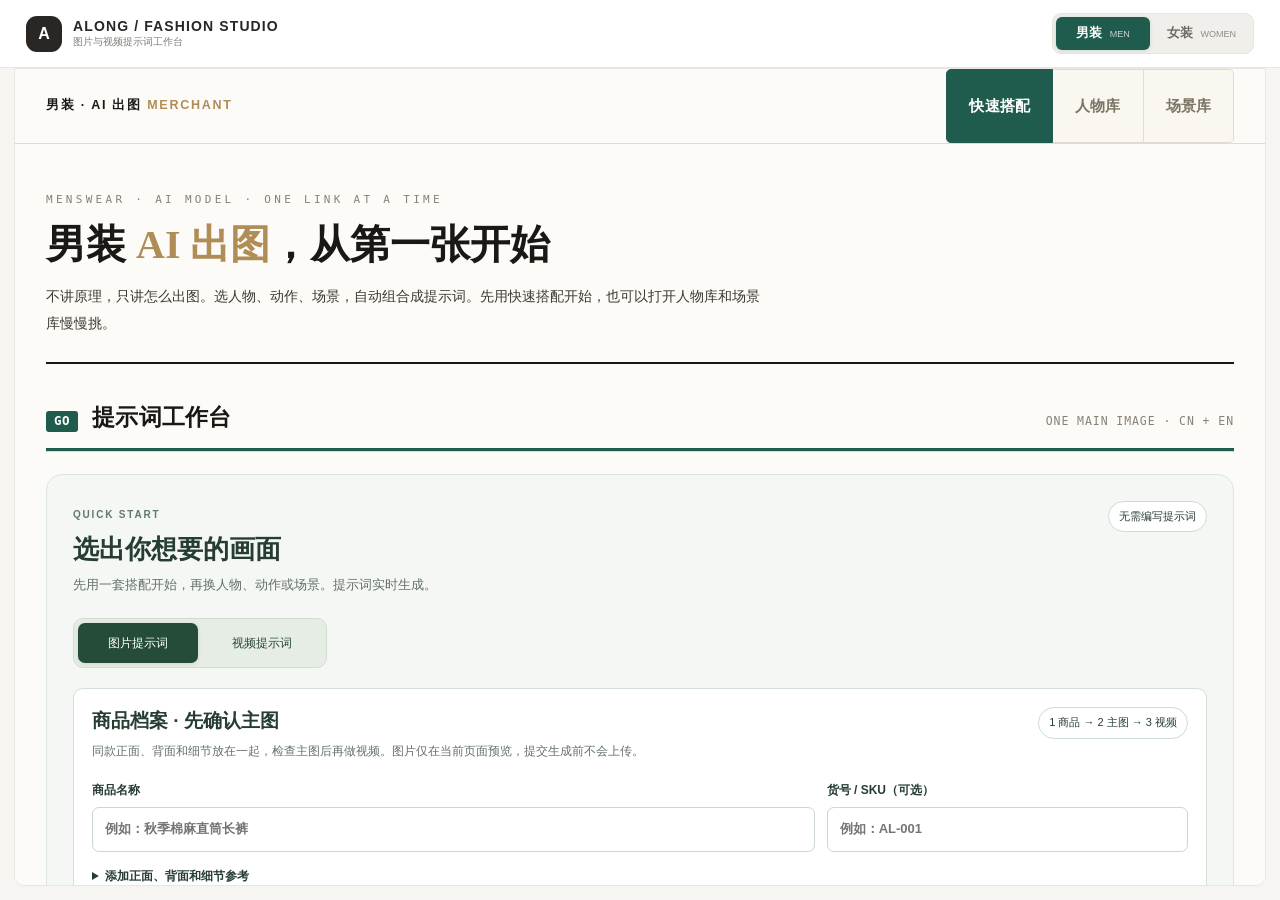
<file: index.html>
<!doctype html>
<html lang="zh-CN">
<head>
<meta charset="utf-8">
<meta name="viewport" content="width=device-width,initial-scale=1">
<meta name="theme-color" content="#f7f5f2">
<title>Along · AI Fashion Studio</title>
<style>
:root{--bg:#f7f5f2;--ink:#292624;--muted:#817b74;--line:#e9e5df;--accent:#1f5c4d}
*{box-sizing:border-box}
html,body{margin:0;min-height:100%;background:var(--bg);color:var(--ink);font-family:Inter,-apple-system,BlinkMacSystemFont,"Segoe UI","PingFang SC","Microsoft YaHei",sans-serif}
body{min-height:100vh;display:flex;flex-direction:column}
.topbar{height:68px;flex:0 0 68px;padding:0 26px;display:flex;align-items:center;gap:24px;background:#fff;border-bottom:1px solid var(--line);position:relative;z-index:2}
.brand{display:flex;align-items:center;gap:11px;min-width:0;white-space:nowrap}
.logo{height:36px;width:36px;border-radius:11px;background:var(--ink);color:#fff;display:grid;place-items:center;font-weight:800}
.brand-name{font-weight:800;font-size:14px;letter-spacing:.08em}
.brand-sub{font-size:10px;color:var(--muted);margin-top:1px}
.selector{display:inline-flex;gap:3px;margin-left:auto;padding:3px;background:#f1efeb;border:1px solid var(--line);border-radius:9px;flex:none}
.tab{min-width:94px;border:0;background:transparent;color:#706a63;border-radius:6px;padding:8px 14px;font-size:12.5px;font-weight:700;cursor:pointer;transition:background .16s,color .16s,box-shadow .16s;white-space:nowrap}
.tab.active{background:var(--accent);color:#fff;box-shadow:0 1px 4px #1f5c4d2b}
.tab .en{font-size:9px;font-weight:500;opacity:.75;margin-left:4px}
.frame-wrap{flex:1;min-height:0;padding:0 14px 14px}
#appFrame{display:block;width:100%;height:calc(100vh - 82px);min-height:580px;border:1px solid var(--line);border-radius:0 0 10px 10px;background:#fff}
@media(max-width:650px){
 .topbar{height:58px;flex-basis:58px;padding:0 12px;gap:10px}
 .logo{height:32px;width:32px;border-radius:9px}
 .brand-name{font-size:11px;letter-spacing:.04em}
 .brand-sub{font-size:9px}
 .selector{gap:2px;padding:2px}
 .tab{min-width:0;padding:8px 11px;font-size:11.5px}
 .tab .en{display:none}
 .frame-wrap{padding:0 6px 6px}
 #appFrame{height:calc(100vh - 64px);min-height:560px}
}
@media(max-width:390px){.brand-sub{display:none}.brand-name{font-size:10px}.topbar{gap:7px}.tab{padding:8px 9px}}
</style>
</head>
<body>
<header class="topbar">
 <div class="brand"><div class="logo">A</div><div><div class="brand-name">ALONG / FASHION STUDIO</div><div class="brand-sub">图片与视频提示词工作台</div></div></div>
 <nav class="selector" role="tablist" aria-label="服装分类">
  <button class="tab active" id="menTab" role="tab" aria-selected="true" aria-controls="appFrame" data-src="./generated-images.html?v=20261116">男装 <span class="en">MEN</span></button>
  <button class="tab" id="womenTab" role="tab" aria-selected="false" aria-controls="appFrame" data-src="./generated-images-women.html?v=20261116">女装 <span class="en">WOMEN</span></button>
 </nav>
</header>
<main class="frame-wrap">
 <iframe id="appFrame" title="Along 男装 AI 提示词工作台" src="./generated-images.html?v=20261116"></iframe>
</main>
<script>
const frame=document.getElementById("appFrame");
const tabs=[document.getElementById("menTab"),document.getElementById("womenTab")];
function switchCategory(tab){
 const next=tab.dataset.src;
 if(frame.getAttribute("src")!==next) frame.setAttribute("src",next);
 tabs.forEach(item=>{
  const active=item===tab;
  item.classList.toggle("active",active);
  item.setAttribute("aria-selected",String(active));
 });
 frame.title=tab===tabs[0]?"Along 男装 AI 提示词工作台":"Along 女装 AI 提示词工作台";
}
tabs.forEach(tab=>tab.addEventListener("click",()=>switchCategory(tab)));
</script>
</body>
</html>
</file>
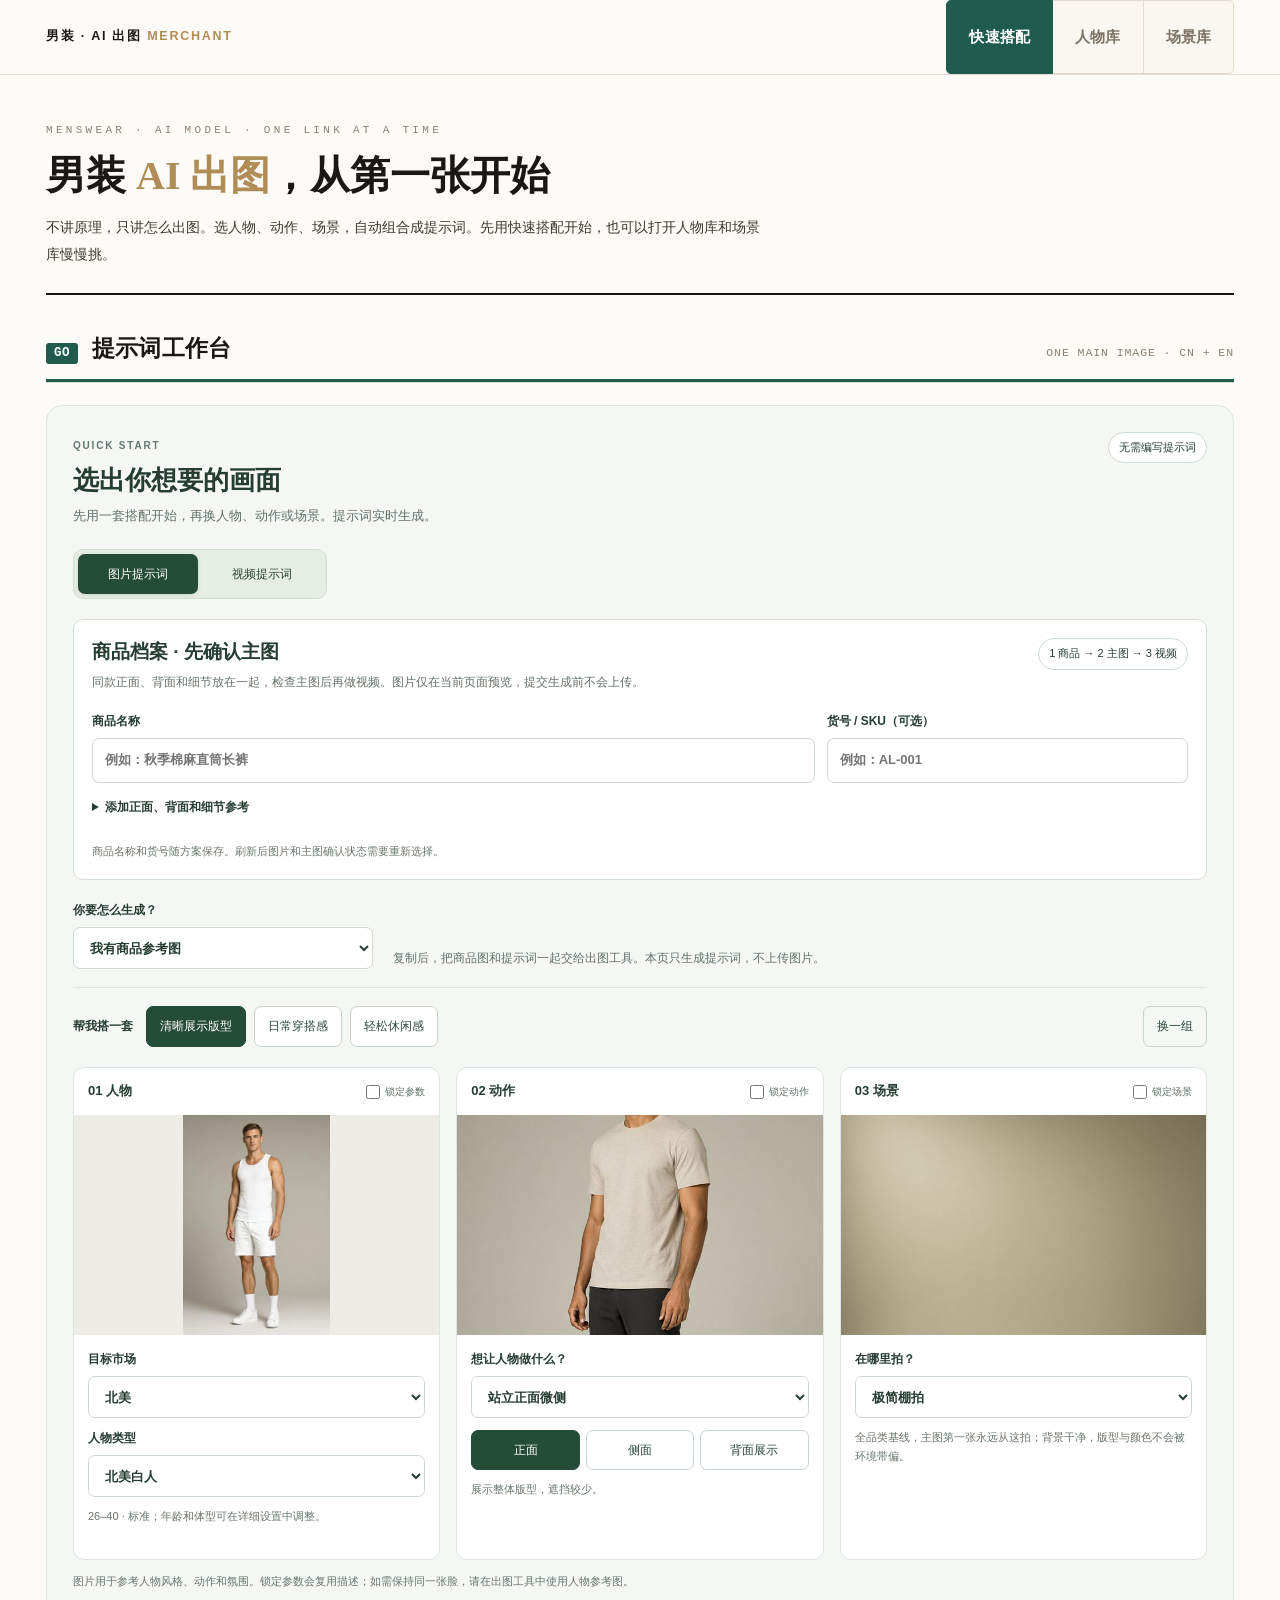
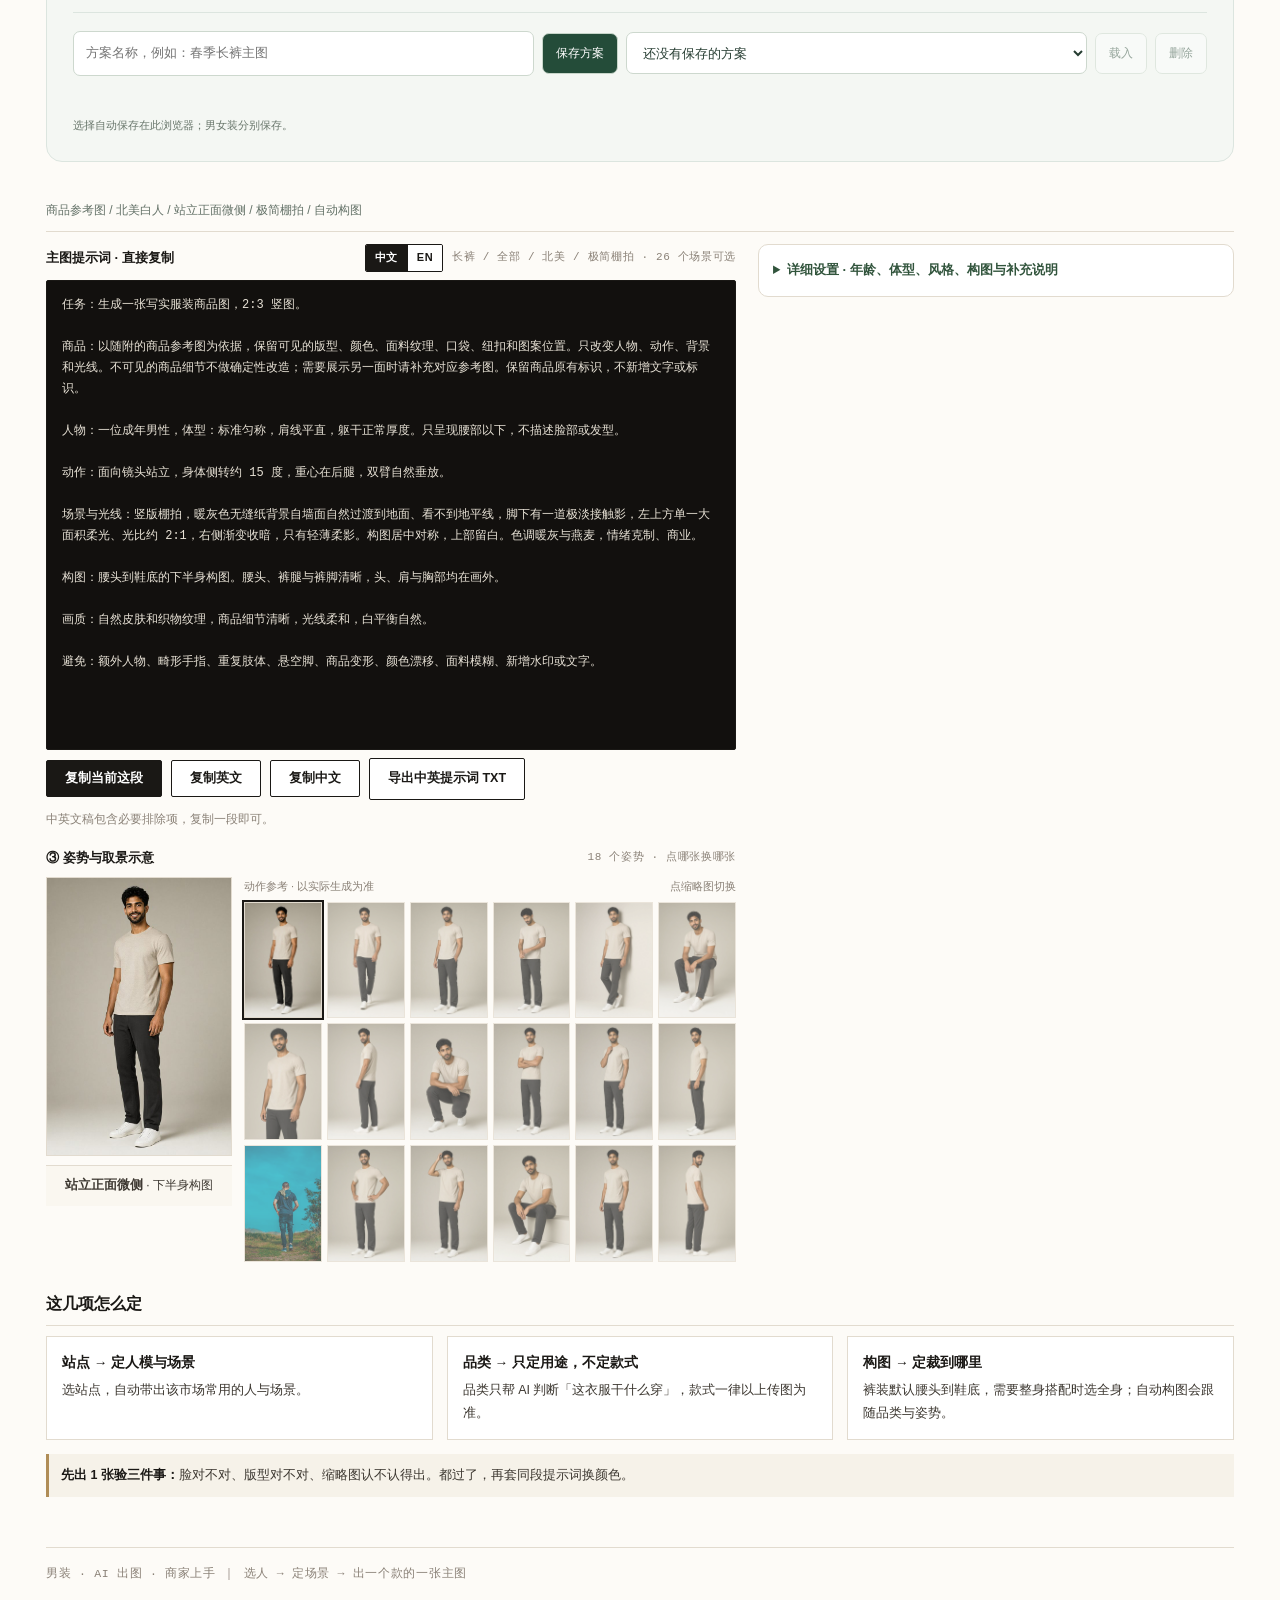
<file: generated-images.html>
<!DOCTYPE html>
<html lang="zh-CN">
<head>
<meta charset="UTF-8">
<meta name="viewport" content="width=device-width, initial-scale=1.0">
<link rel="stylesheet" href="./assets/studio.css?v=20261116">
<title>男装 · AI 出图 · 商家上手</title>
<style>
:root{--ink:#1a1815;--ink2:#3d3831;--mute:#8a8177;--line:#e2dbcf;--paper:#fdfbf7;--tan:#b08d57;--warn:#8a3b2a;--serif:"Songti SC","Source Han Serif SC",Georgia,serif;--sans:-apple-system,"PingFang SC","Microsoft YaHei",sans-serif;--mono:"SF Mono",Menlo,Consolas,monospace}
*{box-sizing:border-box;margin:0;padding:0}
body{background:var(--paper);color:var(--ink);font-family:var(--sans);font-size:14px;line-height:1.75;-webkit-font-smoothing:antialiased}
.wrap{max-width:1240px;margin:0 auto;padding:0 26px 90px}
.bar{position:sticky;top:0;z-index:60;background:rgba(253,251,247,.96);backdrop-filter:blur(12px);border-bottom:1px solid var(--line)}
.bar .in{max-width:1240px;margin:0 auto;padding:0 26px;display:flex;align-items:center;gap:20px;height:56px}
.brand{font-size:12.5px;font-weight:700;letter-spacing:.14em;white-space:nowrap}
.brand em{font-style:normal;color:var(--tan)}
.bar .in{height:74px;gap:26px}
.tabs{display:flex;gap:0;margin-left:auto;overflow-x:auto;align-self:stretch;align-items:stretch}
.tabs a{font-size:15px;font-weight:600;color:#7d7565;text-decoration:none;padding:0 22px;white-space:nowrap;
  display:flex;align-items:center;gap:8px;border:1px solid var(--line);border-left-width:0;
  background:#faf7f0;transition:.15s;letter-spacing:.01em}
.tabs a:first-child{border-left-width:1px;border-radius:5px 0 0 5px}
.tabs a:last-child{border-radius:0 5px 5px 0}
.tabs a:hover{color:var(--ink);background:#f1ecdf}
.tabs a.on{background:#1f5c4d;border-color:#1f5c4d;color:#fff;font-weight:700;box-shadow:0 2px 10px rgba(31,92,77,.22)}
.tabs a.on + a{border-left-color:#1f5c4d}
@media(max-width:1100px){.bar .in{height:64px;gap:14px}.tabs a{font-size:13.5px;padding:0 13px}}
@media(max-width:780px){.brand{display:none}.tabs{margin-left:0}}
.mast{padding:46px 0 26px;border-bottom:2px solid var(--ink)}
.eb{font-size:11px;letter-spacing:.3em;color:var(--mute);text-transform:uppercase;margin-bottom:12px;font-family:var(--mono)}
.mast h1{font-size:clamp(26px,4.2vw,40px);line-height:1.2;font-family:var(--serif);font-weight:700}
.mast h1 span{color:var(--tan)}
.lede{margin-top:14px;font-size:14px;color:var(--ink2);line-height:1.9;max-width:720px}
.sec{display:none;padding-top:34px}
.sec.on{display:block}
.sec-h{display:flex;align-items:baseline;gap:14px;padding:0 0 12px;border-bottom:2px solid var(--ink);margin-bottom:18px}
.sec-h{background:linear-gradient(#1f5c4d,#1f5c4d) left bottom/100% 3px no-repeat;border-bottom:1px solid var(--line)}
.sec-h .n{font-family:var(--mono);font-size:12.5px;font-weight:700;color:#fff;background:#1f5c4d;
  padding:4px 8px;border-radius:3px;line-height:1;letter-spacing:.04em}
.sec-h h2{font-size:23px;font-family:var(--serif);font-weight:700;letter-spacing:.01em}
.sec-h .sub{font-size:11.5px;color:var(--mute);margin-left:auto;font-family:var(--mono);letter-spacing:.08em}
.tip{font-size:13px;color:var(--ink2);margin-bottom:16px;max-width:780px}
.tip b{color:var(--ink)}
.hero{display:grid;grid-template-columns:minmax(0,1.02fr) minmax(0,1fr);gap:22px;align-items:start}
@media(max-width:940px){.hero{grid-template-columns:1fr}}
.pbox{border:1px solid var(--ink);background:#12100e;color:#e8e2d6;padding:14px 15px;font-family:var(--mono);font-size:12px;line-height:1.75;white-space:pre-wrap;word-break:break-word;max-height:430px;overflow:auto;border-radius:2px}
.pbox.wait{background:#f4f0e7;color:#8a8177;border-color:var(--line);font-family:var(--sans);font-size:13px;line-height:1.9}
.phead{display:flex;align-items:center;gap:10px;margin-bottom:8px}
.phead b{font-size:13px}
.sub{font-family:var(--mono);font-size:10.5px;letter-spacing:.08em;color:var(--mute);margin:8px 0 5px}
.lbhint{font-size:10.5px;font-weight:400;color:var(--mute);letter-spacing:0;margin-left:5px}
.stylehint{margin-top:8px;font-size:11.5px;line-height:1.7;color:#8a8177;background:#f7f2e6;
  border-left:3px solid var(--tan);padding:6px 10px}
.phead .phr{margin-left:auto;display:flex;align-items:center;gap:9px}
.phead .phr .mini{margin-left:0}
.langsw{display:inline-flex;flex:none;border:1px solid var(--ink);border-radius:2px;overflow:hidden}
.langsw i{font-style:normal;font-family:var(--sans);font-size:11px;font-weight:700;letter-spacing:.05em;
  padding:3px 9px;cursor:pointer;background:#fff;color:var(--ink);border-left:1px solid var(--ink);
  transition:background .14s,color .14s;user-select:none}
.langsw i:first-child{border-left:0}
.langsw i.on{background:var(--ink);color:#fff}
.phead .mini{margin-left:auto;font-family:var(--mono);font-size:11px;color:var(--mute);letter-spacing:.06em}
.cbtn{display:inline-block;font-family:var(--sans);font-size:12.5px;font-weight:700;padding:9px 18px;border:1px solid var(--ink);background:var(--ink);color:#fff;cursor:pointer;border-radius:2px}
.cbtn:hover{background:var(--tan);border-color:var(--tan)}
.cbtn.ok{background:#3f7a4f;border-color:#3f7a4f}
.cbtn.ghost{background:#fff;color:var(--ink)}
.cbtn.ghost:hover{background:#f3ece0;color:var(--ink)}
.lbl{font-size:11px;letter-spacing:.16em;color:var(--mute);text-transform:uppercase;margin:18px 0 9px;font-family:var(--mono)}
.lbl:first-child{margin-top:0}
.row{display:flex;flex-wrap:wrap;gap:10px}
.opt{width:150px;cursor:pointer;border:1px solid var(--line);background:#fff;padding:0 0 6px;text-align:center;transition:.14s}
.opt:hover{border-color:var(--ink2)}
.opt.on{border-color:var(--ink);box-shadow:0 0 0 2px rgba(26,24,21,.12)}
.opt img{width:100%;display:block;aspect-ratio:3/4;object-fit:cover;object-position:center 12%;background:#eee7db}
.opt b{display:block;font-size:12px;font-weight:700;margin-top:5px;line-height:1.4}
.opt i{display:block;font-style:normal;font-size:10.5px;color:var(--mute);line-height:1.4;padding:0 4px}
.opt.sm{width:120px}
.opt.md{width:158px}
.opt.full{width:198px}
.opt.face img{aspect-ratio:4/5;object-position:center 6%}
.opt.full img{aspect-ratio:2/3;object-position:center top}
.opt.face b{font-size:12.5px}
.preview{border:1px solid var(--line);background:#fff;padding:10px;text-align:center}
.preview img{max-height:680px;max-width:100%;display:block;margin:0 auto}
.preview .cap{font-size:11.5px;color:var(--mute);margin-top:8px}
.note{font-size:12.5px;color:var(--ink2);background:#f6f2e9;border-left:3px solid var(--tan);padding:10px 12px;line-height:1.85}
.note b{color:var(--ink)}
.warn{font-size:12.5px;color:#6d2f22;background:#fbf0ec;border-left:3px solid var(--warn);padding:10px 12px;line-height:1.85}
table{width:100%;border-collapse:collapse;font-size:13px;margin-top:8px}
th,td{text-align:left;padding:9px 11px;border-bottom:1px solid var(--line);vertical-align:top;line-height:1.75}
th{font-size:11.5px;letter-spacing:.1em;color:var(--mute);text-transform:uppercase;font-family:var(--mono);background:#f6f2e9;border-bottom:1px solid var(--line)}
td b{color:var(--ink)}
.card{border:1px solid var(--line);background:#fff;padding:14px 15px}
.card.on{border-color:var(--tan);background:#fbf7ef}
.grid{display:grid;gap:14px}
.g2{grid-template-columns:repeat(2,1fr)}
.g3{grid-template-columns:repeat(3,1fr)}
.g4{grid-template-columns:repeat(4,1fr)}
@media(max-width:940px){.g3,.g4{grid-template-columns:repeat(2,1fr)}}
@media(max-width:620px){.g2,.g3,.g4{grid-template-columns:1fr}}
.h3{font-family:var(--serif);font-size:16px;margin:28px 0 10px;padding-bottom:7px;border-bottom:1px solid var(--line)}
.chips{display:flex;flex-wrap:wrap;gap:7px}
.chip{font-size:12.5px;padding:6px 13px;border:1px solid var(--line);background:#fff;cursor:pointer;color:var(--ink2)}
.chip:hover{border-color:var(--ink2)}
.chip.on{background:var(--ink);border-color:var(--ink);color:#fff;font-weight:700}
.step{display:flex;gap:14px;align-items:flex-start;padding:12px 0;border-bottom:1px dashed var(--line)}
.step:last-child{border:0}
.step .k{font-family:var(--serif);font-size:22px;color:var(--tan);line-height:1;min-width:26px}
.step .t{font-size:13.5px;line-height:1.85}
.step .t b{display:block;font-size:13.5px;margin-bottom:2px}
.foot{margin-top:50px;padding-top:16px;border-top:1px solid var(--line);font-size:11.5px;color:var(--mute);font-family:var(--mono);letter-spacing:.06em}
.px{display:grid;grid-template-columns:170px 1fr;gap:14px;align-items:start;border:1px solid var(--line);background:#fff;padding:12px}
@media(max-width:620px){.px{grid-template-columns:1fr}}
.px img{width:100%;aspect-ratio:3/4;object-fit:cover;object-position:top;display:block;background:#eee7db}
.px h4{font-size:14px;font-family:var(--serif);margin-bottom:6px}
.px ol{font-size:12.5px;color:var(--ink2);padding-left:16px;line-height:1.8}
.px .no{font-size:12px;color:#6d2f22;background:#fbf0ec;padding:5px 8px;margin-top:8px;line-height:1.7}
.big{font-family:var(--serif);font-size:15px;line-height:1.9}
.ct{font-size:13.5px;font-weight:700;margin-bottom:4px}
.cb{font-size:12.5px;color:var(--ink2);line-height:1.85}
.frow{display:grid;grid-template-columns:118px 1fr;gap:14px;align-items:center;padding:12px 0;border-top:1px solid var(--line)}
.frow .fk b{display:block;font-size:13px;font-weight:700;letter-spacing:.04em}
.frow .fk i{display:block;font-style:normal;font-size:11px;color:var(--mute);margin-top:2px}
.fc{display:flex;flex-wrap:wrap;gap:7px}
.chip.dis{opacity:.35;cursor:not-allowed}
.fstage{border:none;background:transparent;padding:0;text-align:center;display:grid;grid-template-columns:1fr 56px;
  grid-template-areas:"mkt mkt" "img thumbs" "cap thumbs";gap:8px;align-items:start}
.fempty{font-size:12.5px;color:var(--mute);padding:70px 10px;line-height:1.9}
.fwrap{grid-area:img;width:100%}
.fwrap img{display:block;width:100%;height:470px;object-fit:cover;object-position:center top;background:#eee7db}
.fwrap.mood img{aspect-ratio:4/5;object-position:center top}
.fwrap.full img{aspect-ratio:2/3;object-position:center top}
.fcap{font-size:12px;color:var(--ink2);margin-top:9px;line-height:1.7}
.fcap b{font-size:12.5px}
.fcap span{color:var(--mute);font-size:11.5px}
.chip.sm{font-size:12px;padding:5px 10px}
.noimg{aspect-ratio:3/4;background:#f4efe4;display:flex;align-items:center;justify-content:center;font-size:11px;color:#a89e8f}

.thumbs{grid-area:thumbs;display:flex;flex-direction:column;gap:3px}
.thumbs img{width:56px;height:44px;object-fit:cover;object-position:center 12%;border:1px solid var(--line);cursor:pointer;opacity:.72;transition:.15s}
.thumbs img:hover{opacity:1}
.thumbs img.on{outline:2px solid var(--ink);opacity:1}
td.hl{background:#eef3e6;font-weight:700}
td.sp{color:#8a8577}

.mkt{grid-area:mkt;display:flex;gap:8px;align-items:center;flex-wrap:wrap;justify-content:center;font-size:12px;color:var(--ink2);
  padding:8px 10px;background:#f4f0e6;border-bottom:1px solid var(--line);margin-bottom:0;line-height:1.6}
.mkt b{font-weight:700;color:var(--ink)}
.mkt .mt{font-size:10.5px;letter-spacing:.14em;color:var(--mute);text-transform:uppercase}
.mkt .ms{color:var(--mute);font-size:11.5px}
.fcap{grid-area:cap;background:#faf7f0;padding:9px 8px;border-top:1px solid var(--line)}

.hero.wide{grid-template-columns:.85fr 1.15fr;gap:22px;padding:0;border:none;background:transparent}
.hero.wide .fstage{width:100%}

.hero.wide{grid-template-columns:1fr 396px;gap:20px;padding:0;border:none;background:transparent;align-items:start}
.pbox{height:470px;overflow:auto}
.hero.wide .phead:first-child{margin-top:0}

.fstage.solo{grid-template-columns:1fr;grid-template-areas:"img" "cap"}
.fstage.solo .fwrap img{height:360px}

.mkt{display:flex;flex-direction:column;gap:4px;background:#f7f3ea;border:1px solid var(--line);padding:7px 9px}
.mkline{display:flex;flex-wrap:wrap;gap:8px;align-items:baseline;font-size:12px;color:#4a443c}
.mkt .mt{font-weight:700;color:#1f5c4d;letter-spacing:.04em}
.mkt .mk b{font-variant-numeric:tabular-nums}
.mknote{font-size:11px;color:#8b8175}
.fcap .c{text-align:center}

#ethTable table td{vertical-align:top;line-height:1.9}
.mke{display:inline-block;margin:0 10px 0 0;font-size:12px;font-variant-numeric:tabular-nums;white-space:nowrap}
.mke b{font-weight:600}

/* ===== 品类 × 场景 矩阵（方块格） ===== */
#scMatrix{overflow:auto;max-height:78vh;border:1px solid var(--line);background:#fff}
#scMatrix table{table-layout:fixed;font-size:12px;border-collapse:separate;border-spacing:0}
#scMatrix th,#scMatrix td{border-bottom:1px solid #eee7da;padding:6px 4px}
#scMatrix thead th{position:sticky;top:0;z-index:3;background:#f6f2e9;font-weight:600}
#scMatrix thead th.c{height:158px;vertical-align:bottom;text-align:center;
  padding:6px 2px;letter-spacing:0;font-family:var(--sans);font-size:11px;line-height:1.18;text-transform:none;
  white-space:normal;word-break:break-all;overflow-wrap:anywhere;
  width:46px;min-width:46px;max-width:46px;overflow:hidden}
#scMatrix thead th.c.g{background:#eef1e9;color:#1f5c4d}
#scMatrix .rowh{position:sticky;left:0;z-index:4;background:#fff;text-align:left;
  min-width:128px;max-width:128px;font-weight:600;font-size:12px;border-right:1px solid var(--line);white-space:normal}
#scMatrix thead .rowh{background:#f6f2e9;z-index:6}
#scMatrix td.c{text-align:center;width:46px;min-width:46px;max-width:46px;overflow:hidden}
#scMatrix tr.srow .rowh{background:#faf7f0;color:#1f5c4d}
#scMatrix tr.srow td{background:#fdfcf8}
#scMatrix tr.srow:first-child td{border-bottom:1px solid var(--line)}

/* 方块：命中填满颜色 */
.sq{display:inline-block;width:15px;height:15px;border-radius:1px;vertical-align:middle;box-sizing:border-box}
.sq.on{background:#1f5c4d;border:1px solid #1f5c4d}
.sq.mid{background:#fff;border:1.5px solid #8b8175}
.sq.off{background:#f0ece3;border:1px solid #f0ece3}
.sq.none{background:transparent;border:1px dashed #ddd6c8}
#scMatrix i.an{display:block;font-style:normal;font-size:10.5px;color:#6b635a;margin-top:2px;font-variant-numeric:tabular-nums}

/* 图例 */
.legend{display:flex;flex-wrap:wrap;gap:18px;align-items:center;font-size:12.5px;color:#3d3833;margin:0 0 12px}
.legend span.it{display:inline-flex;gap:7px;align-items:center}
.chip.gen{border-color:#1f5c4d}
.chip.gen em{font-style:normal;font-size:9.5px;color:#1f5c4d;border:1px solid #1f5c4d;
  padding:0 3px;margin-left:5px;border-radius:2px;vertical-align:1px;letter-spacing:.04em}
.chip.on.gen em{color:#fff;border-color:#fff}
.chip.xm{border-color:#a8322d;color:#a8322d}
.chip.xm.on{background:#a8322d;border-color:#a8322d;color:#fff}

/* ===== 变体横条：同一族裔 × 年龄 × 身材 六个变体 ===== */
.vstrip{grid-column:1/-1;margin-top:10px}
.vstrip .vh{font-size:11.5px;color:var(--mute);margin-bottom:5px;display:flex;justify-content:space-between;gap:10px}
.vstrip .vh b{color:var(--ink2);font-weight:600}
.vrow{display:grid;grid-template-columns:repeat(6,1fr);gap:5px}
.vrow .vcell{border:1px solid var(--line);background:#fff;cursor:pointer;padding:0;overflow:hidden;transition:.15s}
.vrow .vcell img{display:block;width:100%;height:104px;object-fit:cover;object-position:center 10%;opacity:.8;transition:.15s}
.vrow .vcell:hover img{opacity:1}
.vrow .vcell.on{border-color:var(--ink);box-shadow:0 0 0 1px var(--ink) inset}
.vrow .vcell.on img{opacity:1}
.vrow .vcell i{display:block;font-style:normal;font-size:10.5px;padding:3px 2px;text-align:center;color:var(--ink2);letter-spacing:.02em;border-top:1px solid var(--line2)}

/* ===== 参数核对表 ===== */
.kv{margin-top:12px;border-top:1px solid var(--line)}
.kv .kvh{display:flex;justify-content:space-between;align-items:baseline;gap:8px;padding:7px 0 4px}
.kv .kvh b{font-size:12px}
.kv .kvh span{font-size:11px;color:var(--mute)}
.kv table{width:100%;border-collapse:collapse;font-size:12px;line-height:1.65}
.kv th{text-align:left;font-weight:500;color:var(--mute);width:74px;padding:4px 10px 4px 0;vertical-align:top;border-top:1px solid var(--line2);white-space:nowrap}
.kv td{padding:4px 0;vertical-align:top;color:var(--ink2);border-top:1px solid var(--line2)}
.kv .wide td{font-size:11.4px;line-height:1.7;color:var(--ink3)}

/* ===== 大图查看 ===== */
.lb{position:fixed;inset:0;background:rgba(20,17,14,.9);display:none;align-items:center;justify-content:center;z-index:200;cursor:zoom-out;padding:28px}
.lb.on{display:flex}
.lb img{max-width:92vw;max-height:90vh;object-fit:contain;box-shadow:0 18px 60px rgba(0,0,0,.5)}
.lb .lbx{position:absolute;top:18px;right:22px;color:#fff;font-size:26px;line-height:1;opacity:.75}
img[data-zoom],.fwrap img,.thumbs img,.vcell img,.xw img{cursor:zoom-in}

/* ===== 场景规矩 ===== */
.sr{margin:0 0 20px;border:1px solid var(--line);background:#fff}
.sr .srh{display:flex;justify-content:space-between;align-items:baseline;gap:12px;padding:10px 14px;border-bottom:1px solid var(--line);background:#f7f4ec}
.sr .srh b{font-size:12.5px}
.sr .srh span{font-size:11px;color:var(--mute)}
.sr ul{margin:0;padding:12px 14px 12px 30px}
.sr li{font-size:12.3px;line-height:1.8;color:var(--ink2);margin:0 0 3px}
.sr li b{color:var(--ink);font-weight:600}
@media(max-width:760px){.vrow{grid-template-columns:repeat(3,1fr)}.vrow .vcell img{height:88px}}


/* 场景/姿势 chips：常用、首选标记 */
.chip.rec,.chip.pri{border-color:#b9c9a8}
.chip.rec em,.chip.pri em{font-style:normal;font-size:9.5px;color:#5d7a45;background:#eef3e6;border-radius:2px;padding:0 3px;margin-left:4px;vertical-align:1px}
.chip.on.rec em,.chip.on.pri em{color:#e8f0dc;background:rgba(255,255,255,.16)}

/* 风格筛选条 */
.stbar{display:flex;gap:6px;flex-wrap:wrap;align-items:center;margin:0 0 14px}
.stbar .stl{font-size:11.5px;color:var(--mute);letter-spacing:.06em;margin-right:2px}
.stbar .chip{font-size:11.5px;padding:4px 10px}
.stdesc{margin:-6px 0 14px;font-size:12px;line-height:1.75;color:var(--ink3);border-left:2px solid var(--line);padding-left:10px}

/* ===== 常用背景与姿势 · 分品类表 ===== */
.refscroll{overflow-x:auto;border:1px solid var(--line);border-radius:12px;background:#fff}
.reftb{width:100%;border-collapse:collapse;font-size:13.5px;min-width:820px}
.reftb thead th{background:#f2efe7;color:#5c5647;font-weight:600;font-size:12px;letter-spacing:.4px;text-align:left;padding:11px 12px;border-bottom:1px solid var(--line);position:sticky;top:0;z-index:2}
.reftb td{padding:13px 12px;border-bottom:1px solid #eeeadf;vertical-align:top;line-height:1.65}
.reftb tbody tr:last-child td{border-bottom:0}
.reftb tbody tr:nth-child(even){background:#fcfbf7}
.reftb .rc b{font-size:14px;color:#2f2b24}
.rtag{display:inline-block;margin:0 6px 6px 0;padding:3px 9px;border-radius:6px;background:#eef4ee;color:#2f5c3a;font-size:12.5px;border:1px solid #d6e4d8}
.rtag.prime{background:#2f6b45;color:#fff;border-color:#2f6b45}
.rtag em{font-style:normal;font-size:10.5px;opacity:.82;margin-left:6px;padding-left:6px;border-left:1px solid rgba(255,255,255,.4)}
.rno{display:block;margin-top:7px;font-size:11.5px;color:#9a927f;font-style:normal;line-height:1.5}
.reftb .rp{color:#3d3831}
.reftb .rx{color:#8a5a2b;font-size:12.5px;background:#fdf7ee}
.reftb .rf{color:#5c5647}

/* ===== 筛选主轴：编号徽标 + 底色块，做成一眼能抓的主轴 ===== */
.frow{grid-template-columns:152px 1fr;align-items:flex-start;padding:14px 0}
.frow .fk{background:#f3f0e7;border-left:3px solid #1f5c4d;padding:9px 12px 10px;border-radius:0 7px 7px 0}
.frow .fk b{display:flex;align-items:center;gap:8px;font-size:15px;font-weight:700;letter-spacing:.02em;color:#1a1712}
.fkno{display:inline-flex;align-items:center;justify-content:center;width:21px;height:21px;flex:0 0 21px;
  background:#1f5c4d;color:#fff;font-size:11.5px;font-weight:700;border-radius:3px;font-family:var(--mono);letter-spacing:0}
.frow .fk i{font-size:11.5px;color:#7d7565;margin-top:5px;line-height:1.5}
.fc{padding-top:5px}

/* 第三页的步骤标签 */
.lbl{font-size:12.8px;font-weight:700;color:#1a1712;letter-spacing:.02em;display:flex;align-items:center;
  gap:7px;margin:20px 0 10px;padding-left:9px;border-left:3px solid #1f5c4d;text-transform:none;font-family:var(--sans)}
.lbl:first-child{margin-top:0}

/* ===== 第一页主区：图在左、提示词在右，等比对齐 ===== */
.p1hero{display:grid;grid-template-columns:468px minmax(0,1fr);gap:26px;align-items:start}
.p1hero .fwrap img{height:520px;width:auto;max-width:100%;margin:0 auto;object-fit:contain;background:#f1ece1}
.p1hero .thumbs{max-height:520px;overflow:auto}
.p1hero .pbox{height:520px;max-height:520px}
.p1hero .fempty{padding:170px 14px}
@media(max-width:940px){
  .p1hero{grid-template-columns:1fr}
  .p1hero .fwrap img,.p1hero .pbox{height:430px;max-height:430px}
}
.p1grid{display:grid;grid-template-columns:minmax(0,1.2fr) minmax(0,1fr);gap:28px;margin-top:24px}
.p1grid .vstrip{grid-column:auto;margin-top:0}
.p1grid .kv{margin-top:0;border-top:0}
.p1grid .kv .kvh{padding-top:0}
@media(max-width:940px){.p1grid{grid-template-columns:1fr;gap:18px}}

/* 渲染中的过渡提示，避免看起来像空白 */
.sec.busy{opacity:.55}
.p1extra:empty,.p1extra:not(:empty){transition:opacity .2s}


/* ===== 使用提示：放大 + 记号笔高亮 ===== */
.usage{border:2px solid var(--ink);background:#fffdf4;padding:16px 20px 18px;margin:0 0 20px;box-shadow:4px 4px 0 rgba(26,24,21,.07)}
.usage .uh{font-family:var(--serif);font-size:16px;font-weight:700;margin-bottom:8px;display:flex;align-items:baseline;gap:10px}
.usage .uh span{font-family:var(--mono);font-size:10.5px;letter-spacing:.12em;color:var(--mute);font-weight:400}
.usage ul{list-style:none;padding:0;margin:0}
.usage li{font-size:15.5px;line-height:2.05;color:#241f1a;padding-left:22px;position:relative}
.usage li:before{content:"›";position:absolute;left:6px;color:var(--tan);font-weight:700}
.usage p{font-size:15.5px;line-height:2.05;color:#241f1a}
.mk-hl{background-color:#ffe066;box-shadow:-3px 0 0 #ffe066, 3px 0 0 #ffe066;
  padding:1px 2px;font-weight:700;color:#1b1713;-webkit-print-color-adjust:exact;print-color-adjust:exact}
.mk-hl.g{background-color:#c4ebd3;box-shadow:-3px 0 0 #c4ebd3, 3px 0 0 #c4ebd3}

/* ===== 第三部分：姿势缩略图 ===== */
.posebox{display:grid;grid-template-columns:186px minmax(0,1fr);gap:12px;align-items:start;margin-top:6px}
@media(max-width:700px){.posebox{grid-template-columns:1fr}}
.posefig{text-align:center}
.posefig img{display:block;width:100%;aspect-ratio:2/3;object-fit:cover;object-position:center top;background:#eee7db;border:1px solid var(--line)}
.posegrid{display:grid;grid-template-columns:repeat(6,minmax(0,1fr));gap:5px}
.posegrid img{display:block;width:100%;aspect-ratio:2/3;object-fit:cover;object-position:center 8%;border:1px solid var(--line);
  cursor:pointer;opacity:.7;transition:.14s;background:#eee7db}
.posegrid img:hover{opacity:1;border-color:var(--ink2)}
.posegrid img.on{outline:2px solid var(--ink);opacity:1}
.posegh{display:flex;justify-content:space-between;gap:8px;font-size:11px;color:var(--mute);margin-bottom:5px}
.usage{ -webkit-print-color-adjust:exact;print-color-adjust:exact}
</style>
</head>
<body>
<div class="bar"><div class="in">
  <div class="brand">男装 · AI 出图 <em>MERCHANT</em></div>
  <div class="tabs" id="tabs">
    <a href="#t3" class="on">快速搭配</a>
    <a href="#t1">人物库</a>
    <a href="#t2">场景库</a>
  </div>
</div></div>
<div class="wrap">
<div class="mast">
  <div class="eb">Menswear · AI Model · One Link At A Time</div>
  <h1>男装 <span>AI 出图</span>，从第一张开始</h1>
  <p class="lede">不讲原理，只讲怎么出图。选人物、动作、场景，自动组合成提示词。先用快速搭配开始，也可以打开人物库和场景库慢慢挑。</p>
</div>
<div class="lb" id="lb"><span class="lbx">×</span><img loading="lazy" decoding="async" id="lbImg" alt="点击任意处关闭"></div>
<div class="sec on" id="t1">
  <div class="sec-h"><span class="n">01</span><h2>人模与区域</h2><span class="sub">REGION → PEOPLE → TIER</span></div>

  <div class="grid g3" style="margin-bottom:18px">
    <div class="card"><div class="ct">族裔 · 卖给哪个市场的人</div><div class="cb">根据目标客群和品牌风格选择人物，也可以用不同人物测试展示效果。</div></div>
    <div class="card"><div class="ct">身材 · 版型看不看得出</div><div class="cb">先从标准体型开始；需要强调肩背或轮廓时，再选择其他体型。</div></div>
    <div class="card"><div class="ct">年龄 · 卖给哪一段人</div><div class="cb">按服装的目标年龄选择。同一组商品图可复用年龄参数，方便保持整体风格。</div></div>
  </div>
  <div class="usage"><div class="uh">怎么用这一页 <span>READ FIRST</span></div>
    <ul>
      <li><span class="mk-hl">肤色、发色、胡须不用你写</span>：选了裔群就自动带出来，写得越多越容易出「不像同一个人」。</li>
      <li>四个筛选项点完，<span class="mk-hl">提示词会跟着你的景别自动改写</span>——换胸像就是胸像的构图，换全身就是全身的构图。</li>
      <li><span class="mk-hl g">同一批主图锁死同一个年龄档</span>：18–25 / 26–40 / 40–60 不要混着出，混了就认不出是同一家店。</li>
    </ul></div>

  <div class="frow">
    <div class="fk"><b><span class="fkno">1</span>区域</b><i>先定卖到哪</i></div>
    <div class="fc" id="fRegion"></div>
  </div>

  <div class="frow">
    <div class="fk"><b><span class="fkno">2</span>裔群</b><i>这个市场里谁在买</i></div>
    <div class="fc" id="fEth"></div>
  </div>

  <div class="frow" id="rowBuild">
    <div class="fk"><b><span class="fkno">3</span>身材</b><i>撑不撑肩背</i></div>
    <div class="fc" id="fBuild"></div>
  </div>
  <div class="frow" id="rowAge">
    <div class="fk"><b><span class="fkno">4</span>年龄</b><i>卖给哪一段人</i></div>
    <div class="fc" id="fAge"></div>
  </div>

  <div class="p1hero">
    <div>
      <div class="fstage" id="fStage">
        <div class="fempty">选完裔群，这里出现这张脸的情绪肖像</div>
      </div>
    </div>
    <div>
      <div class="phead"><b>人模提示词 · 直接复制</b><span class="phr"><span class="langsw" data-langsw="p1"><i data-lv="cn">中文</i><i data-lv="en">EN</i></span><span class="mini" id="pCode">未就绪</span></span></div>
      <div class="pbox wait" id="prompt">按上面四行选完，这里出现提示词。</div>
      <div style="margin-top:10px;display:flex;gap:8px;flex-wrap:wrap">
        <button class="cbtn" id="btnCopy">复制英文提示词</button>
        <button class="cbtn ghost" id="btnCopyCn">复制中文提示词</button>
        <span class="mini" style="align-self:center;color:var(--mute);font-size:11.5px">负面词已写在提示词最后，一次复制就够</span>
      </div>
    </div>
  </div>
  <div class="p1extra" id="p1extra"></div>

  <h3 class="h3">按目标市场挑选人物</h3>
  <p class="tip" style="margin-bottom:10px">以下是图库中的人物选项，并非人口统计或销售效果排名。请结合品牌与客群选择。</p>
  <div id="ethTable"></div>

</div>
<div class="sec" id="t2">
  <div class="sec-h"><span class="n">02</span><h2>场景与品类</h2><span class="sub">41 SETS · EMPTY BACKDROP</span></div>
  <div class="usage"><div class="uh">怎么用这一页 <span>选品类 → 选场景 → 复制提示词出图</span></div>
    <ul>
      <li><span class="mk-hl">48 个空景随你挑</span>：都是无人物背景图，每个品类都标了哪些场景更常用——但最终用哪个，由你的款说了算。</li>
      <li>先选品类，再挑场景，复制提示词出空景；<span class="mk-hl">把第 01 页定好的人放进这个背景</span>——一个背景能用一整季，只换人和商品。</li>
      <li><span class="mk-hl g">商品占画面三分之二以上</span>，场景只做陪衬；同一批图锁死同一光位，否则店铺视觉会散。</li>
      <li>长裤、短裤这类下装，<span class="mk-hl">半身构图、把重心放到腰部以下</span>，裤长与版型读得最快；上装同理，可以只给上半身。</li>
    </ul></div>

  <div class="frow">
    <div class="fk"><b><span class="fkno">1</span>品类</b><i>先定卖什么</i></div>
    <div class="fc" id="scCatChips"><div class="chip dis">正在加载品类…</div></div>
  </div>
  <div class="frow">
    <div class="fk"><b><span class="fkno">2</span>款式风格</b><i>再分调性</i></div>
    <div class="fc"><div class="stbar" id="scStyle"><span class="stl">正在加载风格…</span></div></div>
  </div>
  <div class="stdesc" id="scStyleDesc">不筛风格，全部场景都在表里。</div>
  <div class="stylehint">风格枚举不全，更多场景直接看【全部】。</div>
  <div class="frow">
    <div class="fk"><b><span class="fkno">3</span>场景</b><i id="scHint">这一品类的常用背景</i></div>
    <div class="fc" id="scChips"><div class="chip dis">正在加载场景…</div></div>
  </div>

  <div class="hero wide" style="margin:6px 0 2px">
    <div>
      <div class="phead"><b>场景提示词 · 直接复制</b><span class="phr"><span class="langsw" data-langsw="p2"><i data-lv="cn">中文</i><i data-lv="en">EN</i></span><span class="mini" id="scCode">未就绪</span></span></div>
      <div class="pbox wait" id="scEn">选完品类与场景，这里出现提示词。</div>
      <div style="margin-top:10px;display:flex;gap:8px;flex-wrap:wrap">
        <button class="cbtn" id="scCpEn">复制英文提示词</button>
        <button class="cbtn ghost" id="scCpCn">复制中文提示词</button>
        <span class="mini" style="align-self:center;color:var(--mute);font-size:11.5px">负面词已写在提示词最后，一次复制就够</span>
      </div>
    </div>
    <div>
      <div class="fstage" id="scStage"><div class="fempty">选完品类与场景，这里出现空景示意</div></div>
    </div>
  </div>

  <h3 class="h3">这个场景适合谁</h3>
  <div class="grid g2" id="scNotes"></div>

  <h3 class="h3">常用背景与姿势 · 分品类</h3>
  <div class="usage" style="padding:14px 18px 15px"><ul>
    <li>每类给<span class="mk-hl">五个建议背景和三个常用姿势</span>，都是这个品类最容易出效果的底，不是规定。</li>
    <li><span class="mk-hl g">用哪个由你的款说话</span>：背景只是陪衬，画面里真正要卖的还是那件衣服。</li>
  </ul></div>
  <div id="refTable"></div>
</div>
<div class="sec" id="t3">
  <div class="sec-h"><span class="n">GO</span><h2>提示词工作台</h2><span class="sub">ONE MAIN IMAGE · CN + EN</span></div>
  <div class="usage"><div class="uh">怎么用这一页 <span>一张商品图 + 一段提示词</span></div>
    <ul>
      <li>把手上那张商品图（上身图、平铺图、3D 白底图都行）<span class="mk-hl">连同下面这段提示词一起丢给 AI</span>，用于重排场景、人模与姿势；出图后请核对版型、颜色和细节。</li>
      <li><span class="mk-hl g">上传的图越清楚，出图越准</span>：商品要拍全、光匀、无遮挡折痕——图糊，AI 会自己补细节，补出来就是错版。</li>
      <li>右边八项每改一个，<span class="mk-hl">提示词与姿势示意图当场跟着换</span>；中英文各一份，复制一段就够。</li>
    </ul></div>

  <div class="hero">
    <div>
      <div class="phead"><b>① 主图提示词 · 直接复制</b><span class="phr"><span class="langsw" data-langsw="p3"><i data-lv="cn">中文</i><i data-lv="en">EN</i></span><span class="mini" id="eCode">未就绪</span></span></div>
      <div class="pbox" id="mainOut" style="max-height:420px">右边选项任意调整，这里实时重写。</div>
      <div style="margin-top:8px;display:flex;gap:9px;align-items:center;flex-wrap:wrap">
        <button class="cbtn" data-cp="mainOut">复制当前这段</button>
        <button class="cbtn ghost" id="cpEn">复制英文</button>
        <button class="cbtn ghost" id="cpCn">复制中文</button>
        <span class="mini" style="color:var(--mute);font-size:11.5px">中英文稿最后都已带负面词，复制一段就够</span>
      </div>
      <div class="phead" style="margin-top:18px"><b>③ 姿势与取景示意</b><span class="mini" id="poseAll">18 个姿势 · 点哪张换哪张</span></div>
      <div class="posebox">
        <div class="posefig">
          <img loading="lazy" decoding="async" id="poseImg" alt="姿势示意">
          <div class="fcap" id="poseCap">—</div>
        </div>
        <div>
          <div class="posegh"><span>动作参考 · 以实际生成为准</span><span>点缩略图切换</span></div>
          <div class="posegrid" id="poseGrid"></div>
        </div>
      </div>
    </div>
    <div>
      <div class="lbl" style="margin-top:0">① 站点</div>
      <div class="chips" id="cSite"><div class="chip dis">正在加载站点…</div></div>
      <div class="lbl">② 品类</div>
      <div class="chips" id="cCat"><div class="chip dis">正在加载品类…</div></div>
      <div class="lbl">③ 人模 · 族裔</div>
      <div class="chips" id="cEth"><div class="chip dis">正在加载人模…</div></div>
      <div class="sub">年龄</div>
      <div class="chips" id="cAge"></div>
      <div class="sub">体型</div>
      <div class="chips" id="cBuild"></div>
      <div class="lbl">④ 款式风格</div>
      <div class="chips" id="cStyle"><div class="chip dis">正在加载风格…</div></div>
      <div class="stylehint" id="cStyleNote">风格枚举不全，更多场景直接看【全部】。</div>
      <div class="lbl">⑤ 姿势</div>
      <div class="chips" id="cPose"><div class="chip dis">正在加载姿势…</div></div>
      <div class="stylehint" id="cPoseNote" style="display:none"></div>
      <div class="lbl">⑥ 构图 <span class="lbhint">裤装默认腰部以下</span></div>
      <div class="chips" id="cFrame"></div>
      <div class="stylehint" id="cFrameNote" style="display:none"></div>
      <div class="lbl">⑦ 情绪</div>
      <div class="chips" id="cEmo"><div class="chip dis">正在加载情绪…</div></div>
      <div class="lbl">⑧ 场景</div>
      <div class="chips" id="cScene"><div class="chip dis">正在加载场景…</div></div>
      <div class="stylehint" id="cSceneNote" style="display:none"></div>
      <div class="lbl">补充说明（可选，不填也完整）</div>
      <textarea id="cOutfit" placeholder="只填参考图看不出来的部分。例：外搭同色系开衫；裤脚卷两折；领口解开一颗扣。不要在这里重写款式细节，会和参考图打架。" style="width:100%;height:62px;padding:9px 11px;border:1px solid var(--line);background:#fff;font-size:12.5px;line-height:1.7;resize:vertical"></textarea>
    </div>
  </div>

  <h3 class="h3">这几项怎么定</h3>
  <div class="grid g3">
    <div class="card"><div class="ct">站点 → 定人模与场景</div><div class="cb">选站点，自动带出该市场常用的人与场景。</div></div>
    <div class="card"><div class="ct">品类 → 只定用途，不定款式</div><div class="cb">品类只帮 AI 判断「这衣服干什么穿」，款式一律以上传图为准。</div></div>
    <div class="card"><div class="ct">构图 → 定裁到哪里</div><div class="cb">裤装默认腰头到鞋底，需要整身搭配时选全身；自动构图会跟随品类与姿势。</div></div>
  </div>
  <div class="note" style="margin-top:14px"><b>先出 1 张验三件事：</b>脸对不对、版型对不对、缩略图认不认得出。都过了，再套同段提示词换颜色。</div>
</div>

<div class="foot">男装 · AI 出图 · 商家上手 ｜ 选人 → 定场景 → 出一个款的一张主图</div>
</div>
<script>
const ANGIMG = {"MC-01": {"head": {"A1_B1": "./assets/gallery/8cdfc05813e626a62b88.webp", "A1_B2": "./assets/gallery/2e20ac3735bbd1db37a9.webp", "A2_B1": "./assets/gallery/983c22a020aeb801d679.webp", "A2_B2": "./assets/gallery/b988aa3b0f2f17e53534.webp", "A3_B1": "./assets/gallery/7f30e05e342bce202744.webp", "A3_B2": "./assets/gallery/164744acb8a2f8592f6d.webp"}, "smile": {"A1_B1": "./assets/gallery/a3a316d51ee05ea36a7d.webp", "A1_B2": "./assets/gallery/8692bf261dc609906118.webp", "A2_B1": "./assets/gallery/ae22ab1daaa881e2ef85.webp", "A2_B2": "./assets/gallery/7196865c25bcf2bace29.webp", "A3_B1": "./assets/gallery/cdd33cf8ac4fa05854ef.webp", "A3_B2": "./assets/gallery/082c5b901259d4d7b7a5.webp"}, "profile": {"A1_B1": "./assets/gallery/2d4bf3cb0a7c4e5f012b.webp", "A1_B2": "./assets/gallery/370114c0ae55a8d82ba3.webp", "A2_B1": "./assets/gallery/add9ad7a44cbf795bd6f.webp", "A2_B2": "./assets/gallery/f48f80bd22e3d32cd609.webp", "A3_B1": "./assets/gallery/f175acbb7d51c7b07b6e.webp", "A3_B2": "./assets/gallery/a05c01dc9a5b388872c6.webp"}, "sit": {"A1_B1": "./assets/gallery/3ad6409e61dc632f6a5d.webp", "A1_B2": "./assets/gallery/74a84278c57e45e33399.webp", "A2_B1": "./assets/gallery/41b21f1515b7c45e38d4.webp", "A2_B2": "./assets/gallery/a25a32a1086002404d72.webp", "A3_B1": "./assets/gallery/d958a002bc6887431591.webp", "A3_B2": "./assets/gallery/e6a84f6cdf8b3133749a.webp"}, "half": {"A1_B1": "./assets/gallery/969cf85f82edb6e75e41.webp", "A1_B2": "./assets/gallery/935bf36a67bd36da8f7f.webp", "A2_B1": "./assets/gallery/801ffe94ffe8374daca9.webp", "A2_B2": "./assets/gallery/5c41d54f5b9c04cba0bc.webp", "A3_B1": "./assets/gallery/df3709b2061210ec9f67.webp", "A3_B2": "./assets/gallery/65c22bb1617ce76e1b80.webp"}, "t34": {"A1_B1": "./assets/gallery/a55ddf4c2d96732fea09.webp", "A1_B2": "./assets/gallery/78c634689bbd24bdf237.webp", "A2_B1": "./assets/gallery/5d9f307055a13ccb5475.webp", "A2_B2": "./assets/gallery/51d6203f3c4bd16676c2.webp", "A3_B1": "./assets/gallery/40fcf4b34519d773f01a.webp", "A3_B2": "./assets/gallery/c6e5c17176940911dc98.webp"}, "back": {"A1_B1": "./assets/gallery/97c477252e73193288ae.webp", "A1_B2": "./assets/gallery/5ece0646b39b16835225.webp", "A2_B1": "./assets/gallery/89a3771d20fcdeb1c6bc.webp", "A2_B2": "./assets/gallery/5f9d8f6f29bc83abc4eb.webp", "A3_B1": "./assets/gallery/cc844f16274d3c6674e4.webp", "A3_B2": "./assets/gallery/0c2917c7e23852f7437c.webp"}, "walk": {"A1_B1": "./assets/gallery/5fa795df5ba80a4ebe31.webp", "A1_B2": "./assets/gallery/37ea950698c3ffe6e74c.webp", "A2_B1": "./assets/gallery/510d1202dafaabafc9ef.webp", "A2_B2": "./assets/gallery/cf97a3ba7cd3acc6c464.webp", "A3_B1": "./assets/gallery/bcfb22020b0199bea007.webp", "A3_B2": "./assets/gallery/20358cc446f4ca66d1ec.webp"}, "full": {"A1_B1": "./assets/gallery/390a9f5ea59f64696e55.webp", "A1_B2": "./assets/gallery/df44b94c14ae1024afad.webp", "A2_B1": "./assets/gallery/ecc6fe2e7e59267525f4.webp", "A2_B2": "./assets/gallery/e8bd644dbc92cc6b093a.webp", "A3_B1": "./assets/gallery/f97feab3290f037210dd.webp", "A3_B2": "./assets/gallery/3538c98d5cedb71ce7d8.webp"}}, "MC-02": {"head": {"A1_B1": "./assets/gallery/720f8456aa27af816676.webp", "A1_B2": "./assets/gallery/ac48a3f9ecf6f5975467.webp", "A2_B1": "./assets/gallery/3bd6c40ed2ecc24f2355.webp", "A2_B2": "./assets/gallery/322c25279b013f29670d.webp", "A3_B1": "./assets/gallery/d120ac742db9f20dae22.webp", "A3_B2": "./assets/gallery/552b59cfca0984db5978.webp"}, "smile": {"A1_B1": "./assets/gallery/7648e2916e6d21ff9a22.webp", "A1_B2": "./assets/gallery/006fce4b8745438adcf9.webp", "A2_B1": "./assets/gallery/329d646beb7eb5fb31d3.webp", "A2_B2": "./assets/gallery/63230a037e13a490c45b.webp", "A3_B1": "./assets/gallery/eafc1739160059ea6ed7.webp", "A3_B2": "./assets/gallery/adb21fc53726ea61ca67.webp"}, "profile": {"A1_B1": "./assets/gallery/f9c97cf12977c2505f6b.webp", "A1_B2": "./assets/gallery/524ee51161cbcb1d9c99.webp", "A2_B1": "./assets/gallery/b3d4f249966f6ea470e1.webp", "A2_B2": "./assets/gallery/ba4255bffda38d2c477e.webp", "A3_B1": "./assets/gallery/783245a044f6513f5c3c.webp", "A3_B2": "./assets/gallery/2299abc4deda80c3fc40.webp"}, "sit": {"A1_B1": "./assets/gallery/4334a5b21f41be7e61c0.webp", "A1_B2": "./assets/gallery/aa8763ac7e75de88b213.webp", "A2_B1": "./assets/gallery/39a3ef307a5e68c9c8db.webp", "A2_B2": "./assets/gallery/102dfd64a334067822f2.webp", "A3_B1": "./assets/gallery/da985cd41b42ad64a6d9.webp", "A3_B2": "./assets/gallery/a6a614e11ad46ea0ec41.webp"}, "half": {"A1_B1": "./assets/gallery/cec67de0a42fa1203365.webp", "A1_B2": "./assets/gallery/105b430cde6cc3e412e2.webp", "A2_B1": "./assets/gallery/930d3aacc88ffd40de74.webp", "A2_B2": "./assets/gallery/bfceae4deb4f6c0f0c95.webp", "A3_B1": "./assets/gallery/1d9d7ed53028b3ad58ff.webp", "A3_B2": "./assets/gallery/74e3b412994dfaa7e05d.webp"}, "t34": {"A1_B1": "./assets/gallery/7aee6069ca9e5618bf5f.webp", "A1_B2": "./assets/gallery/d124751e6874c9efa4b7.webp", "A2_B1": "./assets/gallery/041505423da3f542b3b2.webp", "A2_B2": "./assets/gallery/51ade4ae5229046933d7.webp", "A3_B1": "./assets/gallery/793a664735d733a0c8f1.webp", "A3_B2": "./assets/gallery/cd9bd57b477867b042a9.webp"}, "back": {"A1_B1": "./assets/gallery/8d9b80252ad18d0d8a9c.webp", "A1_B2": "./assets/gallery/f612a42278afceba1102.webp", "A2_B1": "./assets/gallery/c39c4c28d0bbebfc1e3c.webp", "A2_B2": "./assets/gallery/56e0672bd349e4b84c03.webp", "A3_B1": "./assets/gallery/062d515ef59408039cb6.webp", "A3_B2": "./assets/gallery/a1f2d3de1654b51a5d95.webp"}, "walk": {"A1_B1": "./assets/gallery/7543f7cbd3fb3bb9be14.webp", "A1_B2": "./assets/gallery/23cd96684ebb3dc8b28c.webp", "A2_B1": "./assets/gallery/2bbc7ab9a58fb9644586.webp", "A2_B2": "./assets/gallery/42f4982d54ef53c589d2.webp", "A3_B1": "./assets/gallery/1420d870cd9c10dac08e.webp", "A3_B2": "./assets/gallery/fe53cfce19b2d3e21b54.webp"}, "full": {"A1_B1": "./assets/gallery/cfa3bf774f706c1b986a.webp", "A1_B2": "./assets/gallery/b0b2fb9204e678729254.webp", "A2_B1": "./assets/gallery/067d8d6a5832f8118ae1.webp", "A2_B2": "./assets/gallery/cecb0b94ad099dbc159a.webp", "A3_B1": "./assets/gallery/392401172c057ce60f94.webp", "A3_B2": "./assets/gallery/b1c8e8208c1816d4f0af.webp"}}, "MC-03": {"head": {"A1_B1": "./assets/gallery/aef39b128fe1a1e3039c.webp", "A1_B2": "./assets/gallery/191b1e0b8eaab39a1cfa.webp", "A2_B1": "./assets/gallery/4de07644c5346b708679.webp", "A2_B2": "./assets/gallery/703f1514425a43df2291.webp", "A3_B1": "./assets/gallery/08873df7d5ca0f8e1e11.webp", "A3_B2": "./assets/gallery/84d12a276a9123861ecc.webp"}, "smile": {"A1_B1": "./assets/gallery/4a3b8ce75ef3e419eebc.webp", "A1_B2": "./assets/gallery/14bc5120174954b66ba7.webp", "A2_B1": "./assets/gallery/203c1fb5fcb91b65b060.webp", "A2_B2": "./assets/gallery/d78f32bd47b2e44418f8.webp", "A3_B1": "./assets/gallery/34c87969f2a31e2ddc6f.webp", "A3_B2": "./assets/gallery/3844cf9dfd15a6c0687c.webp"}, "profile": {"A1_B1": "./assets/gallery/8f5a99730197c57d5624.webp", "A1_B2": "./assets/gallery/d4f3fce1dc7ceae0dbb2.webp", "A2_B1": "./assets/gallery/9eebb09c8b96aa318fed.webp", "A2_B2": "./assets/gallery/b0ec4ed20248651186c2.webp", "A3_B1": "./assets/gallery/2f9731a1e4a6dc96b4ad.webp", "A3_B2": "./assets/gallery/4f0fecf88a36ec7cc0ad.webp"}, "sit": {"A1_B1": "./assets/gallery/2c66a45b9d4149c4c3b8.webp", "A1_B2": "./assets/gallery/722388c58b7de57a8fa8.webp", "A2_B1": "./assets/gallery/fcfd6b4cad5f51fe230a.webp", "A2_B2": "./assets/gallery/fe1ebfafbf8a096d336b.webp", "A3_B1": "./assets/gallery/69e8e95e7fd697f44d95.webp", "A3_B2": "./assets/gallery/0435cde52f82acc5c71a.webp"}, "half": {"A1_B1": "./assets/gallery/66a97e3605411bc44a98.webp", "A1_B2": "./assets/gallery/746e23c869bc007ba128.webp", "A2_B1": "./assets/gallery/037b3820a1eb2d79d287.webp", "A2_B2": "./assets/gallery/2c5b9f52f929021db920.webp", "A3_B1": "./assets/gallery/712529ed19cede5fde88.webp", "A3_B2": "./assets/gallery/2bad7f6d37554bef7878.webp"}, "t34": {"A1_B1": "./assets/gallery/4bb5e9d721c471e158d7.webp", "A1_B2": "./assets/gallery/9997399ff62a6756bcad.webp", "A2_B1": "./assets/gallery/08ca37ec62b2242e0cb6.webp", "A2_B2": "./assets/gallery/3cdcaabc224c905ff907.webp", "A3_B1": "./assets/gallery/fb92cf70945da8294757.webp", "A3_B2": "./assets/gallery/a7e50e628ef73039f402.webp"}, "back": {"A1_B1": "./assets/gallery/815e94425236ad3e4b71.webp", "A1_B2": "./assets/gallery/9c8c0b3db9ae7c7d7da0.webp", "A2_B1": "./assets/gallery/0fe44fbcd65307064fae.webp", "A2_B2": "./assets/gallery/645adf548298db2d058f.webp", "A3_B1": "./assets/gallery/110d4372bff9024dc58d.webp", "A3_B2": "./assets/gallery/383e4256d0d2970038b5.webp"}, "walk": {"A1_B1": "./assets/gallery/9645e85258cf6fbd78b1.webp", "A1_B2": "./assets/gallery/d52e41fd1dbd779facd8.webp", "A2_B1": "./assets/gallery/7acfb0f7806589fbdb59.webp", "A2_B2": "./assets/gallery/9d8a73327db318b7f3aa.webp", "A3_B1": "./assets/gallery/15beecc1717e18d3d95c.webp", "A3_B2": "./assets/gallery/2265809b2a89fe3e3358.webp"}, "full": {"A1_B1": "./assets/gallery/b7142154726a6d4e62ee.webp", "A1_B2": "./assets/gallery/ae6f4efdcfcc8b301827.webp", "A2_B1": "./assets/gallery/1a6014c7307483b5f6a3.webp", "A2_B2": "./assets/gallery/1302e6d2d1c98d6f4806.webp", "A3_B1": "./assets/gallery/0daca5c56220aae1474a.webp", "A3_B2": "./assets/gallery/8895e8bf966af00704d9.webp"}}, "MC-04": {"head": {"A1_B1": "./assets/gallery/c71450e7ccd10b953337.webp", "A1_B2": "./assets/gallery/0a8d6b30506a6ac1b63c.webp", "A2_B1": "./assets/gallery/76580f4d805a3f100c3d.webp", "A2_B2": "./assets/gallery/52bc2a9f3d54d61699ca.webp", "A3_B1": "./assets/gallery/61620bee021329df90db.webp", "A3_B2": "./assets/gallery/08551bc18759e0f47ff8.webp"}, "smile": {"A1_B1": "./assets/gallery/946f62bee00716cdc4f9.webp", "A1_B2": "./assets/gallery/8234ddc04907e01f189f.webp", "A2_B1": "./assets/gallery/d0420461389da53205f0.webp", "A2_B2": "./assets/gallery/ddb0dc2f03b32749ab2c.webp", "A3_B1": "./assets/gallery/b8b927c418c4f583d35b.webp", "A3_B2": "./assets/gallery/200f998b78cc88a03205.webp"}, "profile": {"A1_B1": "./assets/gallery/6c05e152836268751632.webp", "A1_B2": "./assets/gallery/8d70c5e3f14ecb6669ca.webp", "A2_B1": "./assets/gallery/8980c91cd715073dc967.webp", "A2_B2": "./assets/gallery/bf982d57e29b8b4534b6.webp", "A3_B1": "./assets/gallery/dda064c38322e1932bf4.webp", "A3_B2": "./assets/gallery/525ccd9bbfa40342ccdf.webp"}, "sit": {"A1_B1": "./assets/gallery/ea367870e1a1a7a6371f.webp", "A1_B2": "./assets/gallery/5b55be4b9b8286659996.webp", "A2_B1": "./assets/gallery/a032979239bcb1cf5341.webp", "A2_B2": "./assets/gallery/e01b83cc558dc28a9f0c.webp", "A3_B1": "./assets/gallery/36ea745f9515d10d61a8.webp", "A3_B2": "./assets/gallery/cd99928e13cd1df5557b.webp"}, "half": {"A1_B1": "./assets/gallery/b84d8d55c2f0e20643e7.webp", "A1_B2": "./assets/gallery/1d665b757db102952f53.webp", "A2_B1": "./assets/gallery/0e63561ebbf228c92992.webp", "A2_B2": "./assets/gallery/ec99a2dd5d76038aac48.webp", "A3_B1": "./assets/gallery/8c7ffc6b2233b15ab6e8.webp", "A3_B2": "./assets/gallery/3ce667c98c3d5ab3e98d.webp"}, "t34": {"A1_B1": "./assets/gallery/af77cddbd3f6104e9cfd.webp", "A1_B2": "./assets/gallery/118577f3b7008a9f2ad0.webp", "A2_B1": "./assets/gallery/b8c67dc03e30e703cf8c.webp", "A2_B2": "./assets/gallery/b3c7b2f8c1fc4017359e.webp", "A3_B1": "./assets/gallery/582a5bcc29823d794026.webp", "A3_B2": "./assets/gallery/cc4003d707f7a7c04b4c.webp"}, "back": {"A1_B1": "./assets/gallery/2b6fe0aebbf7b300b1c4.webp", "A1_B2": "./assets/gallery/7564790c8988125b1585.webp", "A2_B1": "./assets/gallery/1a380775120ae27159c9.webp", "A2_B2": "./assets/gallery/dee2df9f2081eb59c210.webp", "A3_B1": "./assets/gallery/2867b84b1ce2cfae7aa0.webp", "A3_B2": "./assets/gallery/b220b2260f67ab5e9556.webp"}, "walk": {"A1_B1": "./assets/gallery/3d62c038f00adbac548c.webp", "A1_B2": "./assets/gallery/809928506be4b7339711.webp", "A2_B1": "./assets/gallery/5839a60925a526b4ca2f.webp", "A2_B2": "./assets/gallery/86b5a9d337a4f2c77214.webp", "A3_B1": "./assets/gallery/e0a075b5b518431429b1.webp", "A3_B2": "./assets/gallery/c96d64c2c6ed1cb20431.webp"}, "full": {"A1_B1": "./assets/gallery/2b68b013b741c501e82f.webp", "A1_B2": "./assets/gallery/3be140943142b0b4506e.webp", "A2_B1": "./assets/gallery/92b49e5c8d3b704fbfee.webp", "A2_B2": "./assets/gallery/1f51f6c3a11df15d2494.webp", "A3_B1": "./assets/gallery/a534a8f4e6d418dbfc11.webp", "A3_B2": "./assets/gallery/2706cfb71d42b49fa7eb.webp"}}, "MC-05": {"head": {"A1_B1": "./assets/gallery/586cf28a047923a24455.webp", "A1_B2": "./assets/gallery/a2e7ddb7129146ab7b6c.webp", "A2_B1": "./assets/gallery/cd19b4a34fd5005e821c.webp", "A2_B2": "./assets/gallery/486a0ffb2bead489104c.webp", "A3_B1": "./assets/gallery/a3bc94fa59945198fd3c.webp", "A3_B2": "./assets/gallery/2b01e8eddcd6dd4a6fa7.webp"}, "smile": {"A1_B1": "./assets/gallery/517291115e348b6094b2.webp", "A1_B2": "./assets/gallery/98c3589775a69c23d7d2.webp", "A2_B1": "./assets/gallery/e30cd5c3734dca3645be.webp", "A2_B2": "./assets/gallery/25230bdb58f07fc3cb9b.webp", "A3_B1": "./assets/gallery/044d5da44094b5ed6d3d.webp", "A3_B2": "./assets/gallery/7c2e1f7e8b08ae56ce34.webp"}, "profile": {"A1_B1": "./assets/gallery/2f4e5cfd73b16a477d78.webp", "A1_B2": "./assets/gallery/7c6a1868b25a5f275c1e.webp", "A2_B1": "./assets/gallery/568b8e182b90d83a8c57.webp", "A2_B2": "./assets/gallery/0feaed5d05566919dfc8.webp", "A3_B1": "./assets/gallery/48fb1e4f3a04d43036a4.webp", "A3_B2": "./assets/gallery/6841f7759373e4756282.webp"}, "sit": {"A1_B1": "./assets/gallery/faa3d3aa0d2d2007fb6c.webp", "A1_B2": "./assets/gallery/a0ca5cf073588e3d6f55.webp", "A2_B1": "./assets/gallery/23cb186347001f449735.webp", "A2_B2": "./assets/gallery/8edd32f64127e8c85684.webp", "A3_B1": "./assets/gallery/b99cda5b320003e32819.webp", "A3_B2": "./assets/gallery/25ae981d42931eee496e.webp"}, "half": {"A1_B1": "./assets/gallery/094461f2e77b5300a112.webp", "A1_B2": "./assets/gallery/341f60498943e8ccfcf0.webp", "A2_B1": "./assets/gallery/b85edaa19b4dc49e5a7d.webp", "A2_B2": "./assets/gallery/d40c5dad1aaecd424310.webp", "A3_B1": "./assets/gallery/0e95501aa77e181e2635.webp", "A3_B2": "./assets/gallery/ae351a774b7ebae45cc7.webp"}, "t34": {"A1_B1": "./assets/gallery/5774c3aa033a12c66484.webp", "A1_B2": "./assets/gallery/79cb431f3487e93ca70b.webp", "A2_B1": "./assets/gallery/4f1b2b6f22943a77c583.webp", "A2_B2": "./assets/gallery/f95b9184d555cfb1d128.webp", "A3_B1": "./assets/gallery/d2e6311f1d4f49052846.webp", "A3_B2": "./assets/gallery/e5b68f2efd7b66a9ff41.webp"}, "back": {"A1_B1": "./assets/gallery/f4e95268d603a1c860f2.webp", "A1_B2": "./assets/gallery/d782c1af7509e9294f67.webp", "A2_B1": "./assets/gallery/4a33dba17b28efcaaa4d.webp", "A2_B2": "./assets/gallery/7b0fa113e57daeb62af2.webp", "A3_B1": "./assets/gallery/39938b3d3ba5da3979cb.webp", "A3_B2": "./assets/gallery/2035536b1e4843021a86.webp"}, "walk": {"A1_B1": "./assets/gallery/2c549b284ef380f91cc7.webp", "A1_B2": "./assets/gallery/d14f56f1e64a984bd8cd.webp", "A2_B1": "./assets/gallery/d3ee7f30147c2ed7172d.webp", "A2_B2": "./assets/gallery/04d301f16dd94b5e94d8.webp", "A3_B1": "./assets/gallery/219e4a68b0342683506c.webp", "A3_B2": "./assets/gallery/b8520717610938f06366.webp"}, "full": {"A1_B1": "./assets/gallery/039714a6b38ef5f06a92.webp", "A1_B2": "./assets/gallery/63d2b15a60267ad3f8e1.webp", "A2_B1": "./assets/gallery/6fbb41fed1345e111242.webp", "A2_B2": "./assets/gallery/4fe3fcb0c3878ab44a1e.webp", "A3_B1": "./assets/gallery/cf4d5cc03dd9ed22cf18.webp", "A3_B2": "./assets/gallery/0a8afaaa63408d62158e.webp"}}, "MC-06": {"head": {"A1_B1": "./assets/gallery/75335898cf7dc68eaa57.webp", "A1_B2": "./assets/gallery/c44ff1f28eb46ae8cfb9.webp", "A2_B1": "./assets/gallery/46dcc106362d02080e23.webp", "A2_B2": "./assets/gallery/5afb14ef0e4d1a4db802.webp", "A3_B1": "./assets/gallery/e85e74c605c3edca6098.webp", "A3_B2": "./assets/gallery/663a0012b25ecfe7deeb.webp"}, "smile": {"A1_B1": "./assets/gallery/4f4090c9a9bbf5f7ad82.webp", "A1_B2": "./assets/gallery/51c84e3c92cbcc654a6c.webp", "A2_B1": "./assets/gallery/49ff7e0ab48eca3a18d4.webp", "A2_B2": "./assets/gallery/96fe427593afe22519ca.webp", "A3_B1": "./assets/gallery/0d3005741cecadce4765.webp", "A3_B2": "./assets/gallery/7e14b353db3eb98801c9.webp"}, "profile": {"A1_B1": "./assets/gallery/6b2e705ca74ecaf098eb.webp", "A1_B2": "./assets/gallery/0257d07dc6be11212b03.webp", "A2_B1": "./assets/gallery/b5f7573746e47002e482.webp", "A2_B2": "./assets/gallery/9cdb00a35dfa42fe5b53.webp", "A3_B1": "./assets/gallery/d37d4ce8ff5aeb352a27.webp", "A3_B2": "./assets/gallery/42f413163a0253cc72df.webp"}, "sit": {"A1_B1": "./assets/gallery/b92c57bb516e2961fb44.webp", "A1_B2": "./assets/gallery/cc5be201bf039cb06eb7.webp", "A2_B1": "./assets/gallery/16e644636c06c6327a50.webp", "A2_B2": "./assets/gallery/49f00940aa7e605c3680.webp", "A3_B1": "./assets/gallery/7a21364fdaaa35853d6e.webp", "A3_B2": "./assets/gallery/5ba0e99488608844d52d.webp"}, "half": {"A1_B1": "./assets/gallery/9f96706e9372f7003107.webp", "A1_B2": "./assets/gallery/592d12212f67e120f25e.webp", "A2_B1": "./assets/gallery/5a612dd2efa19453303f.webp", "A2_B2": "./assets/gallery/0a40d8b8daa29f11ea00.webp", "A3_B1": "./assets/gallery/20f5e9881cb3e1927cec.webp", "A3_B2": "./assets/gallery/453c8417da3b56213ee0.webp"}, "t34": {"A1_B1": "./assets/gallery/ddc388350e8e1685ba25.webp", "A1_B2": "./assets/gallery/ea84ccb4f4393f344cb6.webp", "A2_B1": "./assets/gallery/9c872952e139ee636a98.webp", "A2_B2": "./assets/gallery/7dd0493f98bbcee24d70.webp", "A3_B1": "./assets/gallery/db6b107580c42a823b71.webp", "A3_B2": "./assets/gallery/ead788d3dd5d174cad8d.webp"}, "back": {"A1_B1": "./assets/gallery/8ed15f2015295960bc1f.webp", "A1_B2": "./assets/gallery/370b398e5df40830ca9b.webp", "A2_B1": "./assets/gallery/89ee87c6c5ac05d02e05.webp", "A2_B2": "./assets/gallery/6d9df88ca6eefdf9e00b.webp", "A3_B1": "./assets/gallery/7d09e4e70632d314388d.webp", "A3_B2": "./assets/gallery/2d6d79f30cd999f270aa.webp"}, "walk": {"A1_B1": "./assets/gallery/c840122b72b2c3985fcf.webp", "A1_B2": "./assets/gallery/427812c0a5065f507f9b.webp", "A2_B1": "./assets/gallery/7807a2779e2dd501c014.webp", "A2_B2": "./assets/gallery/1cdde532131b9fde28b1.webp", "A3_B1": "./assets/gallery/6e54ac6febbb9d5aee3e.webp", "A3_B2": "./assets/gallery/48a5b59bf201c78f48f4.webp"}, "full": {"A1_B1": "./assets/gallery/1b765857f4b372047ca8.webp", "A1_B2": "./assets/gallery/98e7fbbdcfd8dba0fe18.webp", "A2_B1": "./assets/gallery/d1914831d6d729deec76.webp", "A2_B2": "./assets/gallery/bffff5f571145c56731a.webp", "A3_B1": "./assets/gallery/baa00abf0e7946abb8c5.webp", "A3_B2": "./assets/gallery/a96750573e2ed2336b24.webp"}}, "MC-07": {"head": {"A1_B1": "./assets/gallery/0c56634c8aa23b5e7142.webp", "A1_B2": "./assets/gallery/d3949e30bb9f0aaa01bd.webp", "A2_B1": "./assets/gallery/4df3a1e2d525c658dc4c.webp", "A2_B2": "./assets/gallery/1363c6a485ce7ee79099.webp", "A3_B1": "./assets/gallery/4020ca7e60c706b1fdd3.webp", "A3_B2": "./assets/gallery/ff923eed970f19c70a95.webp"}, "smile": {"A1_B1": "./assets/gallery/563acca1d7d351d4c75b.webp", "A1_B2": "./assets/gallery/4266ea685dfe691f5ab6.webp", "A2_B1": "./assets/gallery/b0f32091d322fc0deeca.webp", "A2_B2": "./assets/gallery/f807ab8cbe07ed04b4d4.webp", "A3_B1": "./assets/gallery/2161bc1dcfb3fa38cd36.webp", "A3_B2": "./assets/gallery/462c580949a7cae1b619.webp"}, "profile": {"A1_B1": "./assets/gallery/92389ecaed007f0bc951.webp", "A1_B2": "./assets/gallery/a975f6c41e7c0bc7a59b.webp", "A2_B1": "./assets/gallery/e0af1acc406c107173ea.webp", "A2_B2": "./assets/gallery/1ea4c5718a61126f5d65.webp", "A3_B1": "./assets/gallery/a62902a50e46912aac40.webp", "A3_B2": "./assets/gallery/30649581487be7aa3d73.webp"}, "sit": {"A1_B1": "./assets/gallery/cf3c814aa90988caa10e.webp", "A1_B2": "./assets/gallery/8039376f5d8b684aa8ef.webp", "A2_B1": "./assets/gallery/82c56f22e1e2ad10fae8.webp", "A2_B2": "./assets/gallery/f3cf01489114ed7f3a25.webp", "A3_B1": "./assets/gallery/8301ab278609ceda1bb9.webp", "A3_B2": "./assets/gallery/46996f526cd44a4b3036.webp"}, "half": {"A1_B1": "./assets/gallery/02eece67742c4866e6ef.webp", "A1_B2": "./assets/gallery/f9752ff6ffcbcc3bc830.webp", "A2_B1": "./assets/gallery/50a784ab28281635b18b.webp", "A2_B2": "./assets/gallery/209b01f48166a4ac8ff5.webp", "A3_B1": "./assets/gallery/d0738bb195601d98c348.webp", "A3_B2": "./assets/gallery/7d80ada729cb149e0279.webp"}, "t34": {"A1_B1": "./assets/gallery/6a9c1e3962a57b5fee3b.webp", "A1_B2": "./assets/gallery/a21050c712ad716e13e2.webp", "A2_B1": "./assets/gallery/98e08cc8443627990832.webp", "A2_B2": "./assets/gallery/ade2922aeb1e3589893e.webp", "A3_B1": "./assets/gallery/e5eb19c40d2431d3003f.webp", "A3_B2": "./assets/gallery/3a25c2595cdcb1c2b631.webp"}, "back": {"A1_B1": "./assets/gallery/d25906b1d66e627b5be7.webp", "A1_B2": "./assets/gallery/1a31abc6ce7f0bb5670a.webp", "A2_B1": "./assets/gallery/6c10de1946e3e2ef86da.webp", "A2_B2": "./assets/gallery/ff8eca7890afe9be2ac7.webp", "A3_B1": "./assets/gallery/60d49e5ab849283eb093.webp", "A3_B2": "./assets/gallery/31dc85a4aaecc516c104.webp"}, "walk": {"A1_B1": "./assets/gallery/622d9855e50924cbd16b.webp", "A1_B2": "./assets/gallery/bc25aa17f63cd8ccf94a.webp", "A2_B1": "./assets/gallery/d3317badfeb2ce06c9ef.webp", "A2_B2": "./assets/gallery/6abb70ff3ba07183e11c.webp", "A3_B1": "./assets/gallery/d14c5061a384c48a0a41.webp", "A3_B2": "./assets/gallery/c6fb854ab0d99283f8cc.webp"}, "full": {"A1_B1": "./assets/gallery/eb74741eb9a66662fde5.webp", "A1_B2": "./assets/gallery/6f08207eb3c704763718.webp", "A2_B1": "./assets/gallery/86f6a50a447cdc4e5fe9.webp", "A2_B2": "./assets/gallery/47caec581131f0e8a77e.webp", "A3_B1": "./assets/gallery/5b34ed63a053172c225a.webp", "A3_B2": "./assets/gallery/bf49b894e8efc3ec04fb.webp"}}};
const SCNIMG = {"S1": "./assets/gallery/140ace51d5927640da95.jpg", "S2": "./assets/gallery/c3017d70427439311627.jpg", "S3": "./assets/gallery/2688424ad4337c72939e.jpg", "S5": "./assets/gallery/2d93866932278f9ec8df.jpg", "S6": "./assets/gallery/1acf2e6184d5449474c9.jpg", "S9": "./assets/gallery/2b83a0986c2140d9ba00.jpg", "S10": "./assets/gallery/9fccbce8f2796f18db8d.jpg", "S13": "./assets/gallery/86d818a4bbc4e7959a23.jpg", "S14": "./assets/gallery/f246c481ad3281d05526.jpg", "S15": "./assets/gallery/9d6445021702a46e8792.jpg", "S17": "./assets/gallery/8c5bacf660818c32b2fd.jpg", "S19": "./assets/gallery/f399a5172c1af7014809.jpg", "S20": "./assets/gallery/e3be1c5c22201eabf640.jpg", "S23": "./assets/gallery/60b0efa05b7427944981.jpg", "S34": "./assets/gallery/3af0f6676604e0b70634.jpg", "S35": "./assets/gallery/06f1ac0c2fc232ff09e9.jpg", "S37": "./assets/gallery/9430575e1c52a537cf64.jpg", "S38": "./assets/gallery/374db93eb1ff2b1a26cf.jpg", "S39": "./assets/gallery/c39fb6537134e59c8bf3.jpg", "S40": "./assets/gallery/823823cf56372195afcf.jpg", "S41": "./assets/gallery/672f32fbf954eeecb01b.jpg", "S42": "./assets/gallery/61b8434c5ef47418d1c3.jpg", "S44": "./assets/gallery/ad2d41b027a542711b2d.jpg", "S45": "./assets/gallery/95340f486e786d05d896.jpg", "S47": "./assets/gallery/0d38aa984e88a80d0d18.jpg", "S48": "./assets/gallery/052e7f4bd8c6ed35bd66.jpg"};
const POSIMG = {"P1": "./assets/gallery/274937378e7fc3b1b229.jpg", "P2": "./assets/gallery/1de0dc842cde2d9513be.jpg", "P3": "./assets/gallery/7502edcefbc141e176d6.jpg", "P4": "./assets/gallery/fd2d535c0ec1fe29f36d.jpg", "P5": "./assets/gallery/e770983135533a9570a4.jpg", "P6": "./assets/gallery/4b5ae40bc426fff909b6.jpg", "P7": "./assets/gallery/21fd1c1d0803cc7d51fe.jpg", "P8": "./assets/gallery/1855c8991ba17f090402.jpg", "P9": "./assets/gallery/f2029eae394a818d8614.jpg", "P10": "./assets/gallery/4bc1d47d0cd3967c5cd5.jpg", "P11": "./assets/gallery/0fc0cd94fcd74bee6dcf.jpg", "P12": "./assets/gallery/9bcabf5152ded74847f2.jpg", "P13": "./assets/views/back-men.jpg", "P14": "./assets/gallery/8928ff81b2156d048c72.jpg", "P15": "./assets/gallery/0abfa41d2a13e96b3b45.jpg", "P16": "./assets/gallery/cfeee7dc95edd818ddc6.jpg", "P17": "./assets/gallery/35686d42e0ccac7516ea.jpg", "P18": "./assets/gallery/27e82bc0c3643aa267fa.jpg"};
const ETH = [
{code:'MC-01', enName:'Western European', name:'北美白人 Western European', short:'北美白人', zones:['北美','欧洲','拉美','通用'], wt:{北美:'58%',欧洲:'42%',拉美:'11%',日韩:'0.2%',中东:'1%',通用:'主力'},
 age:'30 出头', ageEn:'in his early thirties',
 skin:'暖白', skinEn:'fair warm-toned skin',
 hair:'浅棕至深棕短发、侧分、发尾修净', hairEn:'short light-to-dark brown hair, side-parted and neatly tapered at the neck',
 eyes:'眉骨突起、蓝灰色深眼窝、直鼻窄鼻翼', eyesEn:'a defined brow ridge, deep-set blue-grey eyes and a straight nose with narrow nostrils',
 jaw:'方形下颌、短剃须感（干净无胡须）', jawEn:'a square jawline, freshly shaved with no stubble',
 build:'精瘦匀称、肩平、四肢修长', buildEn:'a lean, evenly proportioned build with level shoulders and long limbs',
 face:'长圆脸、颧骨清晰、五官清俊', faceEn:'a long oval face with clear cheekbones and clean-cut features',
 share:'北美 58%、欧洲 42%——两个市场的第一大脸；拉美 11%、日韩 0.2%、中东 1%',
 use:'欧美两区通吃的默认脸。西欧、北欧各站主图先立这一张，其余支系在其上做补充；拉到南欧、东欧站直接换脸，不要沿用。',
 cats:'Polo、牛津纺衬衫、圆领与半拉链针织、无结构西装、卡其与藏青',
 avoid:'脸部过度磨皮；冷蓝补光把暖白打成灰白；把浅金发色强行加深成黑发。',
 outfitEn:'a cream merino crew-neck sweater over a white oxford shirt, with charcoal straight-leg trousers and black derby shoes',
 outfitCn:'米白美利奴圆领毛衣，内搭白色牛津纺衬衫，配炭灰直筒长裤与黑色德比鞋'},

{code:'MC-02', enName:'African American', name:'非裔美国黑人 Black American', short:'非裔', zones:['北美','拉美','欧洲','中东','通用'], wt:{北美:'11%',拉美:'21%',欧洲:'2%',中东:'2%',日韩:'0.1%',通用:'补充'},
 age:'30 出头', ageEn:'in his early thirties',
 skin:'中深暖棕（不可压成纯黑）', skinEn:'medium-deep warm brown skin that still reads as brown, never crushed to black',
 hair:'短发寸头、渐变鬓角、发际线利落', hairEn:'a short faded buzz cut with a sharply lined hairline',
 eyes:'眉骨强、颧骨高、深褐眼', eyesEn:'a strong brow ridge, high cheekbones and deep brown eyes',
 jaw:'棱角下颌、宽下巴、干净无胡须', jawEn:'an angular jawline and a broad chin, clean-shaven',
 build:'精瘦紧实、肩线平直、前臂有线条', buildEn:'a lean, compact, athletic build with level shoulders and defined forearms',
 face:'方脸、轮廓立体、骨相清晰', faceEn:'a square face with strongly modelled bone structure',
 share:'拉美 21%、北美 11%；欧洲 2%、中东 2%、日韩 0.1%',
 use:'北美必备的多样性位，主图轮位与场景图都要有；欧洲只做补充，且不可当作非洲本地形象使用。',
 cats:'牛仔衬衫、法兰绒格纹、彩色针织、白衬衫、撞色外套、运动线',
 avoid:'一味加深肤色（细节全糊）；把发型改成欧美直发；冷蓝阴影让皮肤发灰。',
 outfitEn:'a faded indigo denim shirt worn open over a white ribbed tank, with black straight jeans and white leather sneakers',
 outfitCn:'浅靛蓝做旧牛仔衬衫敞开穿，内搭白色罗纹背心，配黑色直筒牛仔裤与白色皮质板鞋'},

{code:'MC-03', enName:'East Asian', name:'东亚裔 East Asian', short:'东亚', zones:['日韩','北美','通用'], wt:{日韩:'97%',北美:'6%',欧洲:'1%',拉美:'1%',中东:'0.5%',通用:'主力'},
 age:'30 左右', ageEn:'around thirty',
 skin:'浅暖黄调', skinEn:'light warm-yellow toned skin',
 hair:'黑色短发、纹理碎剪、侧向分缝', hairEn:'black short hair with a textured chop and a soft side part',
 eyes:'平缓眉骨、单眼皮深褐、鼻梁中等', eyesEn:'a flatter brow ridge, monolid deep-brown eyes and a medium nose bridge',
 jaw:'平滑收窄下颌、下巴柔和、干净无胡须', jawEn:'a smooth tapering jawline and a soft chin, clean-shaven',
 build:'精瘦窄肩、胸廓平、四肢细长', buildEn:'a lean build with narrow shoulders, a flat chest and long slender limbs',
 face:'长鹅蛋脸、五官留白、清秀', faceEn:'a long oval face with widely spaced, understated features',
 share:'日韩 97% 绝对主体；北美 6%、欧洲与拉美各 1%、中东 0.5%',
 use:'日韩站的基本盘，也是跨境通用的三张脸之一。北美只对应亚裔街区与校园场景，欧洲小比例补充，不进主图主线。',
 cats:'衬衫、针织开衫、衬衫外套、雾蓝与米白、极简通勤、宽松廓形',
 avoid:'统一化成偶像妆感；放大眼睛；过度美白把肤色打成冷粉。',
 outfitEn:'an oversized light-blue cotton shirt worn open over a white tee, with stone-grey wide trousers and navy canvas shoes',
 outfitCn:'浅蓝oversize棉质衬衫敞开穿，内搭白色T恤，配石灰灰阔腿长裤与藏青帆布鞋'},

{code:'MC-04', enName:'Latin American', name:'拉丁裔 Latino / Mestizo', short:'拉丁裔', zones:['拉美','北美','通用'], wt:{拉美:'43%',北美:'17%',欧洲:'0.5%',日韩:'0.1%',中东:'0.2%',通用:'补充'},
 age:'30 出头', ageEn:'in his early thirties',
 skin:'暖橄榄棕', skinEn:'warm olive-brown skin with a healthy matte finish',
 hair:'厚实深棕短卷、向后推、发量足', hairEn:'thick dark-brown short curls pushed back, with plenty of volume',
 eyes:'浓眉、深褐大眼、直鼻圆鼻头', eyesEn:'heavy dark brows, large deep-brown eyes and a straight nose with a rounded tip',
 jaw:'方圆下颌、下巴紧实、短剃须感', jawEn:'a rounded-square jawline and a firm chin with a faint five o\u0027clock shadow',
 build:'结实紧凑、肩背厚、手臂有肌肉、腰窄', buildEn:'a compact, sturdy build with thick shoulders, muscular arms and a narrow waist',
 face:'方圆脸、颊肉饱满、健康感', faceEn:'a rounded-square face with full cheeks and a healthy look',
 share:'拉美 43% 主体脸；北美 17% 第二大人群；其余三区均低于 1%',
 use:'北美第二大人口块＋拉美主场。度假、短袖、亮色这条线优先立这张脸，两个区可共用同一批素材。',
 cats:'印花衬衫、短袖度假款、亮色针织、牛仔、短裤、泳装',
 avoid:'统一化成「深肤卷发」模板；把拉美等同巴西或墨西哥单一形态；把肤色压成橙调。',
 outfitEn:'a short-sleeve camp-collar shirt in a muted tropical print worn open over a white tank, with sand chino shorts and brown leather sandals',
 outfitCn:'短袖古巴领衬衫（低饱和热带印花）敞开穿，内搭白色背心，配沙色休闲短裤与棕色皮凉鞋'},

{code:'MC-05', enName:'South European', name:'南欧地中海 South European', short:'南欧', zones:['欧洲','拉美'], wt:{欧洲:'20%',拉美:'10%',北美:'0%',日韩:'0%',中东:'0.2%'},
 age:'35 左右', ageEn:'in his mid-thirties',
 skin:'暖橄榄', skinEn:'warm olive skin with a matte finish',
 hair:'近黑深棕、厚实短波浪、向后梳、高额', hairEn:'near-black dark-brown hair, thick short waves combed back from a high forehead',
 eyes:'浓眉、眼窝深、窄长深褐眼', eyesEn:'thick brows, deep-set narrow deep-brown eyes',
 jaw:'锐利棱角下颌、下巴突出、3 日短胡茬', jawEn:'a sharp angular jawline, a prominent chin and a three-day stubble',
 build:'瘦长骨架、长躯干、肩平、腿长', buildEn:'a lean, long-boned frame with a long torso, level shoulders and long legs',
 face:'长脸、颧骨高、骨相凌厉', faceEn:'a long face with high cheekbones and sharp bone structure',
 share:'欧洲 20%、拉美 10%；北美 0%、日韩 0%，这两区不要用',
 use:'南欧本地的主场脸；拉美白人层与之同源，可复用；北美只做区域补充，不做全国主图。',
 cats:'亚麻衬衫、无结构西装、开衫、麂皮外套、棕与酒红、轻奢通勤',
 avoid:'浅金发 + 蓝眼的地中海刻板化；磨掉胡茬（这支的辨识度就在胡茬）；把橄榄肤调成冷粉。',
 outfitEn:'an unstructured beige linen blazer over a white open-collar linen shirt, with tobacco-brown pleated trousers and suede loafers',
 outfitCn:'米色无结构亚麻西装外套，内搭白色开领亚麻衬衫，配烟草棕褶裥长裤与麂皮乐福鞋'},

{code:'MC-06', enName:'East European Slavic', name:'东欧 Slavic / East European', short:'东欧', zones:['欧洲'], wt:{欧洲:'34%',拉美:'2%',中东:'0.3%',北美:'0%',日韩:'0%'},
 age:'近 30', ageEn:'in his late twenties',
 skin:'偏中性白皙，不易泛红', skinEn:'fair neutral skin that does not flush easily',
 hair:'浅棕直发、钝感侧扫刘海、后颈修净', hairEn:'light-brown straight hair with a blunt side-swept fringe and a clean neckline',
 eyes:'淡眉、灰蓝宽距眼、鼻梁高直', eyesEn:'light brows, wide-set grey-blue eyes and a high straight nose bridge',
 jaw:'棱角下颌、方下巴、干净无胡须', jawEn:'an angular jawline and a square chin, clean-shaven',
 build:'清瘦骨感、窄方肩、胸平、腰直、腿长', buildEn:'a slender bony build with narrow square shoulders, a flat chest and long legs',
 face:'窄长脸、颧骨平高、颊凹', faceEn:'a narrow long face with flat high cheekbones and hollow cheeks',
 share:'欧洲 34%，是欧洲第二大人群；拉美 2%、中东 0.3%；北美 0%',
 use:'中东欧本地主场，与西欧脸必须分开；英德站点里的东欧裔人群用它做补充位，不要与 MC-01 混用。',
 cats:'粗针毛衣、衬衫 + 针织马甲、派克外套、灰与藏青、极简冷淡',
 avoid:'把东欧等同于浓妆艳色；一键调成冷白皮；削平颧骨（这支的骨感是卖点）。',
 outfitEn:'a chunky grey cable-knit sweater over a white collared shirt, with navy wool trousers and black leather boots',
 outfitCn:'灰色粗针绞花毛衣，内搭白色翻领衬衫（露出领口），配藏青羊毛长裤与黑色皮靴'},

{code:'MC-07', enName:'Gulf Arab', name:'中东阿拉伯 Middle Eastern Arab', short:'中东', zones:['中东','北美'], wt:{中东:'85%',北美:'2%',拉美:'1%',欧洲:'0.5%',日韩:'0.1%'},
 age:'近三十岁（25–32）', ageEn:'in his late twenties',
 skin:'暖橄榄棕、中等明度、哑光自然', skinEn:'warm olive-brown skin of medium depth with a natural matte finish, never orange',
 hair:'厚黑短至中短微卷、顶部有蓬松纹理与空气感、两侧收短、发际线清晰不前移、前额留少量碎发', hairEn:'thick black short-to-medium hair with natural wave and airy texture on top, trimmed short at the sides, a clear hairline that has not receded, and a few loose strands over the forehead',
 eyes:'浓黑粗眉、眉峰清晰、眉尾略下压、眼窝中深、深褐杏仁眼、鼻梁挺直鼻头略圆', eyesEn:'thick dense black brows with a clear arch and slightly lowered tails, medium-deep set almond deep-brown eyes, and a straight nose with a slightly rounded tip',
 jaw:'全包式短络腮胡：上唇胡须与下颌胡须连成一圈不断开，沿下颌轮廓修剪整齐、长度约 5 毫米、鬓角与胡须自然过渡，密度偏高、深棕至近黑；下颌线清晰、下巴略有短胡', jawEn:'a full connected short beard with the moustache joined to the jawline beard in one unbroken frame, trimmed neatly along the jaw contour at about five millimetres, blending naturally into the sideburns, dense and dark brown to near-black; a clearly defined jawline and a short beard on the chin',
 build:'精瘦修长、肩窄至中、颈长四肢长', buildEn:'a lean tall frame with narrow-to-medium shoulders, a long neck and long limbs',
 face:'椭圆脸偏窄、颧骨偏高、骨相清晰', faceEn:'a narrow oval face with high cheekbones and clear bone structure',
 share:'中东 85% 绝对主体；北美 2%、拉美 1%、欧洲 0.5%、日韩 0.1%',
 use:'中东站点的主场脸，胡须是这档最不能省的识别点；欧洲只做阿拉伯裔补充位；不要与 MC-01 混用，也不要把宗教服饰当日常款。',
 cats:'亚麻衬衫、白衬衫、开衫、无结构外套、卡其与沙色、轻奢通勤',
 avoid:'把胡须刮干净或做成山羊胡、只留上唇胡——必须保留连成一圈的短络腮胡；把肤色压成橙调或灰调；把卷发剃成寸头变成欧美脸；用头巾长袍替代日常商品款。',
 outfitEn:'a crisp white cotton shirt with the top button open, worn with sand-coloured pleated trousers and tan suede loafers',
 outfitCn:'挺括白色棉质衬衫（解开第一颗扣），配沙色褶裥长裤与浅棕麂皮乐福鞋'}
]

const AGES = [
 {id:'A1', name:'18–25 青少年男生', short:'18–25', en:'in his early twenties', adjEn:'young',
  cn:'20 岁出头', ageCn:'18–25 岁',
  note:'校园、潮流、卫衣、牛仔、运动线的主场。脸部特征：皮肤紧致无纹、下颌线条锐利、颧部饱满、眼神清亮。规避：不要给这类脸配成熟西装版型，容易读成「穿爸爸的衣服」。'},
 {id:'A2', name:'26–40 青年男性', short:'26–40', en:'in his early thirties', adjEn:'',
  cn:'三十岁上下', ageCn:'26–40 岁',
  note:'通勤、针织、衬衫、无结构西装的主力档，覆盖购买力最强的家庭决策者。脸部特征：皮相成熟、眼下有极淡纹路、法令纹轻微、面部轮廓稳。'},
 {id:'A3', name:'40–60 中老年男性', short:'40–60', en:'in his early fifties', adjEn:'mature',
  cn:'五十岁上下', ageCn:'40–60 岁',
  note:'品质感、大衣、羊绒、正装、商务的主场。脸部特征：发际线后移、两鬓与鬓角明显花白、额头与眼尾皱纹清晰、法令纹深、颈部皮肤松弛、眼神沉稳。规避：不要让这类脸穿潮流破洞、oversize 与超短版型；也不要修成没有皱纹的假脸。'}
]

const BUILDS = [
 {id:'B1', name:'标准 Regular', en:'an evenly proportioned regular build with level shoulders and a straight torso', cn:'标准匀称，肩线平直，躯干正常厚度', note:'默认档。约九成款式都用这一档，最不容易出错。'},
 {id:'B2', name:'健硕 Athletic', en:'a solid athletic build with broad shoulders, a defined chest and a flat waist', cn:'健硕宽肩，胸背有厚度，腰腹平整', note:'给需要撑起肩背与厚度的夹克、大衣、针织用。注意不要写成肥胖——壮与胖在上身效果上完全不同。'}
]

const POSES = [
 {id:'P1', name:'站立正面微侧', en:'stands with his body angled about fifteen degrees off the camera axis, weight settled on the back leg and arms hanging naturally', cn:'面向镜头站立，身体侧转约 15 度，重心在后腿，双臂自然垂放'},
 {id:'P2', name:'行走跨步', en:'walks towards the camera mid-stride, weight shifting onto the front foot, arms swinging naturally', cn:'朝镜头行走、正在跨步，重心移向前脚，双臂自然摆动'},
 {id:'P3', name:'手插兜', en:'stands with one hand pushed into his trouser pocket and the other relaxed at his side, shoulders level', cn:'站立，一只手插进裤兜、另一只手自然垂放，肩线保持水平'},
 {id:'P4', name:'整理袖口', en:'stands with one hand across at the opposite cuff, pinching the cuff and turning it straight, the head lowered towards that wrist', cn:'站立，一只手伸到另一侧袖口、捏住袖口把它转正，头低下去看向那只手腕'},
 {id:'P5', name:'倚靠', en:'leans one shoulder against the wall behind him, one leg crossed loosely over the other', cn:'一侧肩膀靠在身后墙上，一条腿松散地交叠在另一条前'},
 {id:'P6', name:'坐姿', en:'sits naturally on a low seat, feet flat on the floor about shoulder-width apart, forearms resting on his thighs with his hands relaxed, weight settled through the hips, back upright but easy and shoulders relaxed', cn:'自然地坐在一段低座或矮台上，双脚平放地面、与肩同宽，前臂搭在大腿上、双手放松，重心落在胯部，脊背立起但不僵、肩部放松'},
 {id:'P7', name:'半身近景', en:'stands with his hands resting loosely at his waist, elbows held slightly away from the body', cn:'半身构图，从中腿到头顶略上方，双手松松地放在腰侧'},
 {id:'P8', name:'回头过肩', en:'stands with his torso angled away from the camera and turns his head back over one shoulder towards the lens', cn:'躯干朝背离镜头方向，头从一侧肩膀回望镜头'},
 {id:'P9', name:'蹲姿', en:'crouches on one knee with one forearm resting across the other, looking slightly off camera', cn:'单膝蹲下，一侧前臂横搭在另一侧上，视线略偏离镜头'},
 {id:'P10', name:'双手抱臂', en:'stands with both arms folded across his chest, shoulders relaxed and level', cn:'站立，双臂交叠抱在胸前，肩膀放松、下巴放平，直视镜头'},
 {id:'P11', name:'整理领口', en:'stands with one hand raised to the collar, thumb and forefinger pinching the top button and easing the collar straight, the elbow lifted out from the body, chin held slightly away from the hand', cn:'站立，一只手抬到领口、拇指与食指捏住最上面那颗扣子把领口理顺，手肘离开身体，下巴略偏开那只手'},
 {id:'P12', name:'侧身站立', en:'stands side-on to the camera in profile with his arms relaxed, weight even on both feet', cn:'侧身对着镜头、呈正侧面，双臂放松，双脚均匀受力'},
 {id:'P13', name:'背身站立', en:'stands with the back directly facing the camera, head facing away without turning, arms relaxed at the sides so the rear waistband and trouser silhouette stay visible', cn:'背对镜头站立，头朝前方、不回头，双臂自然垂放，让后腰与裤腿轮廓清楚呈现'},
 {id:'P14', name:'叉腰站立', en:'stands with both hands planted on his hips, elbows out, chest open and chin up', cn:'站立，双手叉在腰上、手肘外张、胸廓打开、下巴微抬'},
 {id:'P15', name:'抬手理头发', en:'stands with one hand lifted to his hair as if smoothing it back, the elbow held away from the body', cn:'站立，一只手抬起来理头发，手肘离开身体'},
 {id:'P16', name:'台阶坐姿', en:'sits relaxed on a low step or ledge, knees slightly apart, forearms resting on his thighs with his hands loosely settled, weight carried down through the hips, spine upright but easy, shoulders relaxed and not hunched, looking towards the camera', cn:'自然坐在低矮的台阶或台沿上，膝盖略微分开，前臂搭在大腿上、双手松松地放着，重心落在胯部，脊背立起但不僵，肩部放松不下塌，看向镜头'},
 {id:'P17', name:'正面静态展示', en:'stands square to the camera with his feet at shoulder width and his arms hanging just clear of his hips so the side seams stay visible', cn:'正面正对镜头站立，双脚与肩同宽，手臂离髋部留出缝隙、侧缝可见'},
 {id:'P18', name:'回眸半侧身', en:'stands at three-quarter angle away from the camera and turns his head back towards the lens, one hand resting at his side', cn:'三四侧背对镜头站立，头回望镜头，一只手自然垂在身侧'}
]

const SCENES = [
{title:'极简棚拍', en:'Seamless Studio', use:'全品类基线，主图第一张永远从这拍。',
 cats:['●'],
 hot:['背景无地平线、无杂物，全部注意力落在衣服上','面料织纹在柔光下清晰可读','居中对称，列表页缩略图也能看清版型'],
 risk:['纯白背景容易把白色款吃掉，改用暖灰或燕麦色','柔光打太平均会显得「假人」','影子太重显得廉价，要写 thin faint shadow'],
 en:`Vertical 2:3 studio photograph of a man modelling menswear against a plain seamless backdrop. The seamless paper falls into a soft even gradation with no visible horizon line, and the same surface continues underfoot with a faint contact shadow. {persona} is the only subject in the frame. He {pose}, his figure filling about four-fifths of the frame height. He wears {outfit}. The lighting is one large soft source from the upper left at roughly a 2:1 ratio, giving clean highlights, thin shadows and a crisp readable weave on every fabric. The composition is centred, symmetrical and uncluttered. The palette is warm greige and oatmeal. The mood is calm, restrained and commercial.`,
 cn:'竖版棚拍，纯净无缝背景自墙面自然过渡到地面、看不到地平线，脚下有一道极淡接触影。人物居中站立，穿着指定商品。左上方单一大面积柔光、光比约 2:1，面料织纹清晰可读。构图居中对称、无杂物，色调暖灰与燕麦，情绪克制、商业。'},

{title:'白墙窗光', en:'Window Light Interior', use:'针织、衬衫、家居服，出「贵感」最快。',
 cats:['○'],
 hot:['单侧窗光形成柔和明暗过渡，质感比棚拍更高级','白墙留白让画面有呼吸，缩略图更耐看','浅木地板给暖调，男装不会显得冷硬'],
 risk:['窗光写得太硬会出戏剧阴影，要写 soft even wash','暗部容易丢细节，模特靠墙一侧要留补光','地板纹理太抢眼会分散注意力'],
 en:`Vertical 2:3 interior photograph of a man modelling menswear in a quiet apartment with a plain white wall and pale oak flooring. A tall window sits out of frame to the left, its light falling across the wall in a soft even wash, while the floorboards read as long pale lines running towards the camera. {persona} is a little off-centre in the frame. He {pose}. He wears {outfit}. The light is soft window daylight from the left with a gentle falloff into the room and a faint shadow on the wall behind him. The composition leaves quiet space above his head. The palette is white, pale oak and warm grey. The mood is domestic, unhurried and premium.`,
 cn:'竖版室内，纯净白墙与浅橡木地板，左侧画外一扇高窗把光柔和铺在墙上。人物略偏离中心站立，穿着指定商品。左侧柔和窗光、向室内自然衰减，身后墙上留淡影。头顶留白，色调白、浅木与暖灰，情绪居家、松弛、有质感。'},

{title:'城市街拍', en:'Urban Street', use:'夹克、牛仔、休闲裤、工装，男装最稳的户外景。',
 cats:['●'],
 hot:['水泥墙 + 玻璃幕墙做虚化背景，硬朗但干净','阴天漫射光让面料纹理全部可读','留白在侧边，人物不顶格，缩略图更透气'],
 risk:['街上路人抢镜，必须写 background figures are absent','地面反光过强会显得脏','透视太夸张会把腿拉长失真，写清相机高度与焦段'],
 en:`Vertical 2:3 street photograph of a man modelling menswear on a quiet city pavement. Behind him a plain concrete wall and a stretch of glass shopfront sit out of focus with a shallow depth of field, and the ground is grey concrete slabs with a faint kerb line. {persona} is placed in the centre-right third of the frame. He {pose}. He wears {outfit}. The light is overcast diffused daylight with no hard shadow, keeping every seam and every fabric texture readable. Background figures are absent. The composition is off-centre with clean negative space on the left. The palette is concrete grey, black and deep navy. The mood is urban, composed and modern.`,
 cn:'竖版街拍，身后水泥墙与玻璃橱窗浅景深虚化，地面为灰色混凝土板与一道浅路缘。人物置于中右三分之一处，穿着指定商品。阴天漫射光、无硬阴影，所有缝线与面料肌理清晰。背景无行人，左侧留白。色调水泥灰、黑与深藏青，情绪都市、克制、现代。'},

{title:'咖啡店一角', en:'Café Corner', use:'针织、Polo、通勤休闲，生活感强。',
 cats:['—'],
 hot:['木质台面与浅灰墙给出暖中性底色，男装不显脏','半身裁切更聚焦上半身版型与领口','窗光侧打让肩线与袖口有层次'],
 risk:['背景杯子、菜单、文字会抢镜，必须写 softly out of focus','坐姿容易把裤子版型压没，裤装不要用坐姿','深色木质容易让画面发黄'],
 en:`Vertical 2:3 lifestyle photograph of a man modelling menswear in a quiet café corner. Behind him a pale plaster wall, a walnut counter edge and a single shelf of cups sit softly out of focus, and the floor is worn timber. {persona} occupies the centre of the frame. He {pose}. He wears {outfit}. Warm window light comes from the right at a low angle, wrapping his shoulder and leaving the room in gentle shadow. The composition is tight and intimate, cropping at mid-thigh. The palette is walnut brown, cream and muted olive. The mood is relaxed, weekend and approachable.`,
 cn:'竖版生活场景，身后浅灰抹灰墙、胡桃木台面边缘与一层杯子在浅景深里虚化，地面为旧木地板。人物居中，穿着指定商品。右侧低角度暖窗光包住肩部，室内留柔影。构图紧、有亲近感，裁到中腿位置。色调胡桃棕、奶油与低饱和橄榄，情绪松弛、周末、亲和。'},

{title:'写字楼通勤', en:'Office Lobby', use:'衬衫、西裤、无结构西装、大衣。',
 cats:['●'],
 hot:['石材墙面 + 金属电梯框给专业感，不花哨','大面积地砖反光提亮下半身，裤子版型清楚','竖向线条自带挺拔感，西装类点击最高'],
 risk:['反光过强会让人物像塑料模特，写 faint reflection','冷光容易把肤色打青，要固定白平衡描述','大堂里出现其他职员会破坏「一人主角」'],
 en:`Vertical 2:3 photograph of a man modelling menswear in a modern office lobby. Behind him a wall of pale grey stone and a brushed metal lift frame sit out of focus, and the floor is polished large-format tile with a soft reflection. {persona} is slightly off-centre in the frame. He {pose}. He wears {outfit}. The light is cool, even and architectural, coming from a large glazed facade off-frame to the left with a faint bounce from the floor. The composition is upright and calm with clean vertical lines. The palette is pale grey, charcoal and off-white. The mood is professional, quiet and assured.`,
 cn:'竖版，现代写字楼大堂，身后浅灰石材墙面与拉丝金属电梯框虚化，地面为大规格抛光砖带柔和反光。人物略偏离中心站立，穿着指定商品。左侧画外大玻璃幕墙给冷调均匀的建筑光，地面补一点反弹光。构图挺拔安静、竖向线条干净。色调浅灰、炭灰与米白，情绪专业、克制、有底气。'},

{title:'轻户外山径', en:'Trail / Outdoors', use:'工装、冲锋衣、户外裤、机能外套。',
 cats:['○'],
 hot:['干土、碎石与低矮灌木交代真实使用环境，可信度高','午后低角度阳光给长柔和影子，画面有体积','地平线放在上三分之一，人物显得挺拔'],
 risk:['风景元素过多会喧宾夺主，只留一层远景','天色写太蓝会变成旅游照，压成灰蓝或灰绿','泥地反光错误会像贴图'],
 en:`Vertical 2:3 outdoor photograph of a man modelling menswear on a dry trail. Behind him a low ridge of scrub and weathered rock falls out of focus, and the path is compacted earth scattered with small stones. {persona} is in the centre of the frame. He {pose}. He wears {outfit}. The light is late-afternoon sun at a low angle from the left, giving long soft shadows and a warm rim along his shoulder. The composition places the horizon in the upper third. The palette is dry earth, sage green and stone. The mood is capable, outdoors and unforced.`,
 cn:'竖版户外，身后低矮灌木与风化岩石虚化，脚下是压实土路与零散碎石。人物居中，穿着指定商品。左侧午后低角度阳光，投下长而柔的影子，肩上有一道暖边光。地平线置于上三分之一。色调干土色、鼠尾草绿与石色，情绪可靠、户外、不做作。'},

{title:'健身运动空间', en:'Industrial Gym', use:'运动T、短裤、紧身衣、训练系列。',
 cats:['—'],
 hot:['深色橡胶地 + 混凝土墙，衬得人更结实','顶光大柔光箱给出肩臂结构，但不夸张','纯色背景让功能性版型一眼看清'],
 risk:['极容易擦边：不要写凸显身体线条、湿身、汗水反光','器械杂乱会显得廉价，只留一件虚化','肤色被打成油亮是高频问题'],
 en:`Vertical 2:3 photograph of a man modelling activewear in a clean industrial gym. Behind him a dark rubber floor, a plain concrete wall and a rack of black weights sit softly out of focus. {persona} is centred in the frame. He {pose}. He wears {outfit}. The light is a single large overhead softbox with a subtle side kicker, giving defined but not harsh modelling on the shoulders and arms and a soft contact shadow on the rubber floor. The composition is strong and vertical. The palette is graphite, black and cool grey. The mood is focused and athletic.`,
 cn:'竖版，干净工业风健身房，身后深色橡胶地面、混凝土墙与黑色器械架浅景深虚化。人物居中，穿着指定商品。顶部单一大柔光箱配侧向辅助光，肩臂结构清楚但不凌厉，橡胶地上留柔和接触影。构图有力、纵向。色调石墨、黑与冷灰，情绪专注、运动。'},

{title:'海岸与沙丘', en:'Coastline', use:'亚麻衬衫、短袖、短裤、泳装。',
 cats:['—'],
 hot:['沙丘与海滩草给出度假语义，转化直接','逆光让亚麻透出轻薄感，比正面光高级','上方留一条安静天色，画面不闷'],
 risk:['沙子写太黄会像沙漠，要写 fine pale sand','海平线歪斜一眼假，写 level horizon','强光容易过曝，写 bright diffused 而不是 harsh noon sun'],
 en:`Vertical 2:3 outdoor photograph of a man modelling summer menswear on a quiet coastline. Behind him soft dunes and dry beach grass blur into a pale sky, and the ground is fine pale sand with gentle wind ripples. {persona} is in the centre of the frame. He {pose}. He wears {outfit}. The light is bright diffused daylight from above and slightly behind, lifting the fabric so linen reads airy and slightly translucent at the edges. The composition keeps a wide calm band of sky above him. The palette is sand, off-white and sea blue. The mood is easy, holiday and open.`,
 cn:'竖版户外，身后柔和沙丘与干海滩草虚化进浅色天空，脚下是细软浅沙与风纹。人物居中，穿着指定商品。上方略偏后的明亮漫射日光把面料托起，亚麻读起来通透、边缘微透。上方留一条安静天色。色调沙、米白与海蓝，情绪轻松、度假、开阔。'},

{title:'车库工坊', en:'Workshop', use:'工装、工装裤、帆布外套、老钱工装线。',
 cats:['●'],
 hot:['砖墙 + 工具板给「真的在干活」的可信度','冷暖混合光让画面有厚度，不像棚拍','地面油渍与磨痕增加真实感'],
 risk:['工具文字、品牌标识要虚化或避开，容易侵权','画面太乱会抢衣服，只留一层背景','油污写过头显得脏，压到极淡'],
 en:`Vertical 2:3 photograph of a man modelling workwear in a workshop. Behind him a painted brick wall, a steel bench and a pegboard of hand tools sit out of focus, and the floor is worn concrete with faint oil marks. {persona} is just off-centre in the frame. He {pose}. He wears {outfit}. The light mixes cool daylight from a high side window with a warm work lamp behind him, giving a soft practical falloff. The composition is grounded and weighted low in the frame. The palette is rust, ochre and slate. The mood is hands-on, sturdy and honest.`,
 cn:'竖版，工坊场景，身后刷漆砖墙、钢制工作台与挂满工具的工具板虚化，地面为带淡油痕的旧混凝土。人物略偏离中心，穿着指定商品。高处侧窗的冷日光与身后暖工作灯混合，形成柔和的实用光衰减。构图重心偏低、踏实。色调铁锈、赭石与石板灰，情绪动手、结实、朴实。'},

{title:'酒店大堂', en:'Hotel Lobby', use:'西装、正装、大衣、晚装线。',
 cats:['○'],
 hot:['深色木饰面 + 黄铜灯具直接给「贵」，男装正装最强景','低角度暖侧光塑造面部结构，成熟感拉满','对称构图显正式，适合主图与详情页首图'],
 risk:['暖光过黄会让深蓝西装变黑，写 warm but neutral','大理石反光过亮会出现「假地面」','画面过暗会丢面料细节，保留可读的高光'],
 en:`Vertical 2:3 photograph of a man modelling tailoring in a hotel lobby. Behind him a fluted stone column, a dark timber panel and a low brass floor lamp sit out of focus, and the floor is polished dark marble with a soft reflection. {persona} is in the centre of the frame. He {pose}. He wears {outfit}. The light is warm, low and directional from the right, with a soft key on his face and deep quiet shadow on the left. The composition is symmetrical and formal, leaving space above his head. The palette is dark timber, brass and charcoal. The mood is refined, evening and expensive.`,
 cn:'竖版，酒店大堂，身后凹槽石柱、深色木饰面与低矮黄铜落地灯虚化，地面为抛光深色大理石带柔反光。人物居中，穿着指定商品。右侧低角度暖侧光，面部有柔和主光、左侧沉入安静暗部。构图对称正式，头顶留白。色调深木、黄铜与炭灰，情绪精致、晚间、昂贵。'},

{title:'冬季街景', en:'Winter Street', use:'羽绒、大衣、厚外套、冬季针织。',
 cats:['○'],
 hot:['薄雪与石墙交代冬季语境，羽绒类点击显著高于棚拍','冷调环境反衬面料暖感，同色系也分得开','绗缝与充绒感在侧面光下最清楚'],
 risk:['雪写太厚变雪乡，写 thin snow on the ledge','呵气、雪花贴脸这类效果别加，容易糊脸','冷光把肤色调青紫，固定一处暖反光'],
 en:`Vertical 2:3 winter street photograph of a man modelling outerwear. Behind him a plain stone facade with thin snow on the ledge and a bare tree fall out of focus, and the ground is grey pavement with a little slush at the edge. {persona} is in the centre of the frame. He {pose}. He wears {outfit}. The light is flat cold overcast daylight with a faint warm glow from a shop window off-frame to the right, keeping the coat texture and quilting clearly readable. The composition leaves cold empty air above his head. The palette is cold grey, off-white and deep charcoal. The mood is crisp, quiet and wintery.`,
 cn:'竖版冬季街景，身后朴素石墙、窗台薄雪与光秃树枝虚化，地面为灰色路面与边缘少量残雪。人物居中，穿着指定商品。整体为冷调阴天漫射光，右侧画外橱窗透出一点暖光，外套纹理与绗缝清晰可读。头顶留冷调空气。色调冷灰、米白与深炭，情绪清冽、安静、冬日。'},

{title:'暖调胶片室内', en:'Warm Film Interior', use:'针织、毛衣、衬衫，秋冬氛围图首选。',
 cats:['—'],
 hot:['暖调 + 轻微颗粒，男装难得的「情绪感」','侧光把针织的针脚与绒感全部托出来','木质与奶油色系让平价毛衣也显质感'],
 risk:['颗粒写过头会像旧照片，写 slight film grain','暖调过重让藏青变黑、灰变褐','窗帘与椅子别抢戏，只留边缘'],
 en:`Vertical 2:3 interior photograph of a man modelling knitwear in a warm, softly lit room. Behind him a cream plaster wall, the back of a timber chair and the edge of a linen curtain sit out of focus, and the floor is dark timber. {persona} is slightly off-centre in the frame. He {pose}. He wears {outfit}. The light is warm late-afternoon light through a curtain from the left, with a gentle haze in the air and visible stitch definition on the knit. The composition is intimate, with slight film grain. The palette is cream, caramel and warm brown. The mood is nostalgic, soft and quiet.`,
 cn:'竖版室内，身后奶油色抹灰墙、木椅靠背与亚麻窗帘边缘虚化，地面为深色木地板。人物略偏离中心，穿着指定商品。左侧穿过窗帘的午后暖光，空气里有轻微雾感，针织针脚清楚可见。构图亲近，略带胶片颗粒。色调奶油、焦糖与暖棕，情绪怀旧、柔软、安静。'},

{title:'夜景霓虹街', en:'Night Neon', use:'潮流夹克、卫衣、街头线（只做氛围，不做主图）。',
 cats:['○'],
 hot:['霓虹双色光让黑色单品有层次，缩略图跳脱','湿沥青反光给出高对比，视觉冲击强','年轻线点击率高，适合测款与内容投放'],
 risk:['色差风险最高，深色款实际颜色会失真 → 不进主图','霓虹文字可能生成外文乱码，必须写 no legible signage','过暗会吃掉版型，保留面部与胸前可读光'],
 en:`Vertical 2:3 night street photograph of a man modelling streetwear. Behind him a dark street, a shuttered shopfront and blurred neon signage in teal and amber sit out of focus with soft bokeh, and the ground is wet asphalt reflecting the signs. {persona} is in the centre of the frame. He {pose}. He wears {outfit}. The light is mixed neon, teal from the left and warm amber from the right, with a soft highlight along his jaw and shoulder. The composition is bold and centred. The palette is ink black, teal and amber. The mood is nocturnal, confident and youthful.`,
 cn:'竖版夜景街拍，身后暗色街道、卷帘门与青绿和琥珀色霓虹招牌虚化成柔和光斑，地面为湿沥青反光。人物居中，穿着指定商品。左侧青绿、右侧暖琥珀的混合霓虹光，下颌与肩上有柔和高光。构图大胆居中。色调墨黑、青绿与琥珀，情绪夜间、自信、年轻。'},

{title:'居家客厅', en:'Living Room', use:'家居服、卫衣、针织、亲子与日常线。',
 cats:['—'],
 hot:['沙发与地毯给「真实的家」，家居服转化最高','柔漫射光让面料看起来软、贴、舒服','留出生活痕迹但不乱，可信度高于纯棚拍'],
 risk:['道具太多像样板间，只留沙发边、靠垫、地毯','光线太暗显得脏，写 bright soft daylight','宠物、儿童入镜会分走注意力，非亲子款不要加'],
 en:`Vertical 2:3 interior photograph of a man modelling loungewear at home. Behind him the edge of a soft grey sofa, a linen cushion and a plain wall sit out of focus, and the floor is pale oak with a wool rug. {persona} is relaxed in the centre of the frame. He {pose}. He wears {outfit}. The light is soft diffused daylight from a window off-frame to the left, with gentle shadow and no harsh contrast. The composition is loose and comfortable. The palette is warm grey, oatmeal and off-white. The mood is domestic, easy and unhurried.`,
 cn:'竖版室内，身后浅灰沙发边缘、亚麻靠垫与素墙虚化，地面为浅橡木配羊毛地毯。人物放松地站在画面中央，穿着指定商品。左侧画外窗光柔和漫射，阴影轻、无硬对比。构图松弛舒适。色调暖灰、燕麦与米白，情绪居家、轻松、不赶时间。'},

{title:'车旁 / 路边', en:'Beside the Car', use:'夹克、牛仔、休闲外套、旅装。',
 cats:['○'],
 hot:['哑光车漆作为低饱和反光板，男女装都好用的男装景','车门 / 座椅提供天然动作支点，姿势不僵','户外但不像运动，通勤休闲都能用'],
 risk:['车标是侵权高危区，必须写 no visible badge or logo','车漆镜面反射会出现畸形人像','姿势靠车容易垮，写清重心与手的位置'],
 en:`Vertical 2:3 photograph of a man modelling casual wear beside a car. Behind him a matte grey car body and a quiet roadside edge sit out of focus, and the ground is dry asphalt. {persona} is beside the open door. He {pose}. He wears {outfit}. The light is soft overcast daylight with a faint reflection from the car body lifting his shoulder, keeping fabric texture clear. The composition is modern and off-centre with clean space on one side. The palette is grey, indigo and off-white. The mood is mobile, weekend and masculine. No visible car badge or logo.`,
 cn:'竖版，车旁，身后哑光灰车身与安静路缘虚化，地面为干燥沥青。人物站在打开的车门旁，穿着指定商品。柔和阴天光，车身给他肩部一点反弹光，面料纹理清楚。构图现代、偏离中心，一侧留白。色调灰、靛蓝与米白，情绪移动、周末、男性化。画面不出现车标。'},

{title:'无人物空景（背景板）', en:'Empty Set', use:'备用背景：先出空景存档，之后所有款式复用同一个背景。',
 cats:['●'],
 hot:['一次生成、长期复用，同一批图背景完全一致，店铺视觉高度统一','无人物 → 不涉及肖像与尺码误导，合规风险最低','换商品时背景不漂移，详情页可以拼版'],
 risk:['空景必须留出「人能站进去」的空间与光位，否则后期贴合会假','地面要有可承接影子的落点，写 clear floor area','不要写成建筑效果图，写 photographic, not a render'],
 en:`Vertical 2:3 photograph of an empty set with no people. A plain warm-grey seamless backdrop curves into the floor with no visible horizon line, and a light linen drape hangs at the left edge. The floor is even and unmarked with a faint soft gradient from the light. The lighting is one large soft source from the upper left at a 2:1 ratio, leaving the centre shadow-free so that a full-length figure can later be placed in the middle. The composition is clean and centred. The palette is warm grey and oatmeal. The mood is neutral studio. Photographic, not a render.`,
 cn:'竖版空景、画面无人物。暖灰无缝背景自墙面弯入地面、无地平线，左边缘垂一幅浅色亚麻布。地面平整无痕，从光位方向带极淡渐变。左上方单一大柔光、光比 2:1，中央不落影，留出可放置全身人物的位置。构图干净居中。色调暖灰与燕麦，气质中性棚拍。必须是摄影质感，不是渲染图。'},
{title:'圣诞街景·暖光橱窗', en:'Christmas Street', use:'冬装、外套、针织的节日季主图；氛围最完整的一张。',
 cats:['●'],
 hot:['傍晚街灯与橱窗暖光双光源，暗部仍有层次','松绿花环、装饰树与礼物盒在同一侧，构图有依托','薄雪石板路给脚部一个稳定的落点'],
 risk:['暖光写太强脸会偏橙，要写 neutral skin tone under warm light','橱窗招牌容易生成可读文字，必须在负面词里压掉','圣诞红占太多会压掉商品本身颜色，商品用深色或米白更稳'],
 en:`Vertical 2:3 photograph of a man modelling menswear on an empty city street at dusk in winter, dressed for Christmas. A black cast-iron street lamp stands on the left with a green pine wreath, red bow and warm fairy lights, and a decorated Christmas tree with red and gold baubles sits beside it. On the right a dark green awning shades a shop front whose window glows warm, with a faded stone facade behind and pale grey paving with a thin dusting of snow underfoot. {persona} is the only person in the frame, standing about three-quarters of the frame height so the full outfit reads. He {pose}, and he wears {outfit}. Mixed warm light from the street lamp and the shop window at about 3000K, soft but directional, keeps skin tone natural and separates the garment from the background. The palette is pine green, Christmas red, warm amber and slate grey. The mood is festive, cinematic and premium. Shot at chest height with a 35mm lens.`,
 cn:'竖版圣诞街景：冬季傍晚的城市街道，左边黑色铸铁路灯挂松枝花环与暖灯串，旁边装饰圣诞树，右侧深绿遮阳篷下店铺橱窗透出暖光，地面薄雪。人物占画面约四分之三高度、正面站立，穿着指定商品。街灯与橱窗混合暖光约 3000K、柔和有方向，人物肤色自然、商品与背景分离。色调松绿、圣诞红、暖琥珀与石板灰，情绪节日、电影感、质感。'},

{title:'圣诞居家·壁炉客厅', en:'Christmas Living Room', use:'睡衣、针织、家居服的节日季首选，暖调最讨喜。',
 cats:['●'],
 hot:['壁炉火光＋树灯串形成多点暖光，画面有温度','白色护墙板与毛绒地毯自带高级感，不显廉','礼物盒与松枝花环补足节日符号，不需要额外道具'],
 risk:['居家场景容易拍成「随手自拍」，机位要写 eye level、50mm 压变形','书架上的书脊容易生成可读文字，必须排掉','暖光过饱和会让米白款发黄，要写 accurate white balance'],
 en:`Vertical 2:3 interior photograph of a man modelling menswear in a living room corner decorated for Christmas. White classic panelled walls fill the back, a carved white mantelpiece with a softly glowing firebox sits on the right, and a tall flocked Christmas tree with red and gold baubles and warm fairy lights stands on the left. A pine garland with red berries runs along the mantel and a cream boucle rug covers pale oak flooring. {persona} is the only person in the frame, standing about four-fifths of the frame height. He {pose}, and he wears {outfit}. Warm soft light from the fire and the tree at about 2900K wraps him evenly with gentle shadows to the left, keeping whites accurate and knit texture readable. The palette is wine red, cream white, pine green and brass gold. The mood is warm, homely and festive. Shot at eye level with a 50mm lens.`,
 cn:'竖版圣诞居家：圣诞布置的客厅一角，白色古典护墙板、右侧白色雕花壁炉透出火光、左侧高植绒圣诞树带红金彩球与暖灯串，壁炉台有松枝花环，地面浅橡木铺米白毛绒地毯。人物占画面约五分之四高度、正面站立，穿着指定商品。炉火与树光暖光约 2900K、包裹均匀、影子柔和落向左，白色不偏黄、针织肌理清晰。色调酒红、米白、松绿与黄铜金，情绪温暖、居家、节日。'},

{title:'圣诞搭棚·红底', en:'Christmas Red Studio', use:'节日季促款主图，颜色对比最强、缩略图最跳。',
 cats:['●'],
 hot:['整片圣诞红做底，商品轮廓在列表页最跳','左侧小树与礼物堆收边，中间留足站位','棚拍可控，出图成功率与一致性最高'],
 risk:['商品若是浅红或酒红会糊进背景，改用深色或米白','纯红大面积容易过饱和溢色，要写 controlled saturation','红底配红光会让人脸发红，要写 balanced neutral light'],
 en:`Vertical 2:3 studio photograph of a man modelling menswear against a seamless deep red Christmas backdrop. The backdrop sweeps from the wall into a matching red floor platform with a faint horizon, and soft out-of-focus warm light spots glow across the upper area. At the left edge a small Christmas tree carries red, silver and gold baubles, candy canes and warm fairy lights, with stacked gift boxes tied with satin ribbons at its base. {persona} is the only person in the frame, standing about four-fifths of the frame height. He {pose}, and he wears {outfit}. Even frontal soft studio light at about 4000K keeps the skin tone neutral and stops the red from bleeding into the garment, with low contrast and a soft shadow under the platform. The palette is deep Christmas red, evergreen, cream and antique gold. The mood is graphic, festive and commercial. Shot at chest height with a 50mm lens.`,
 cn:'竖版圣诞红搭棚：整片深红无缝背景过渡到同色地台、交界极淡，上方柔和虚化光斑，左侧小圣诞树带红银金彩球与拐杖糖，树下堆缎带礼物盒。人物占画面约五分之四高度、正面站立，穿着指定商品。正面均匀柔光约 4000K、低对比，肤色中性、红色不溢到商品上，地台下有柔和接触影。色调深圣诞红、常青绿、米白与古金色，情绪图形感、节日、商业。'}
]

const NEG_CN = '多余的手指、手指融合或畸变、面部扭曲、塑料皮肤、过度磨皮、美颜滤镜感、卡通、动漫、3D 渲染、CGI、喷绘感、比例错误、腿被拉长、脚不落地、脚下没有接触影、出现重复人物、背景多出一个人、面部模糊、分辨率过低、JPEG 格式压缩噪点、水印、叠加文字、品牌标志、商标、口袋数量错误、缺少口袋、纽扣数量错误、颜色偏移、色偏、面料图案不一致、面料发亮像塑料、商品被裁切、肢体被裁断、拼接痕迹可见';

const NEG = 'pose copied from the reference photo, same stance as the reference image, hands hidden behind the body, extra fingers, fused or deformed hands, distorted face, plastic skin, over-smoothed skin, beauty-filter look, cartoon, anime, 3d render, cgi, airbrushed, wrong proportions, elongated legs, floating feet, no contact shadow, duplicated person, extra person in background, blurred face, low resolution, jpeg artifacts, watermark, text overlay, logo, brand mark, extra pockets, missing pockets, wrong number of buttons, colour shift, colour cast, fabric pattern mismatch, glossy plastic fabric, clipped garment, cut-off limbs, visible seam between panels'

/* ================= 款式风格（与品类正交） ================= */
const STYLES = [
 {id:'all', n:'全部', en:'All styles', desc:'不筛风格，48 个场景全给。风格枚举不全的时候，直接看这一档。'},
 {id:'street', n:'街头潮流', en:'Streetwear',
  desc:'卫衣、工装、破洞牛仔这类。优先搭街道、卷帘门、斑马线这种城市底，硬光比柔光更对味。',
  scenes:['S3','S17','S18','S20','S9','S4','S24','S13','S23']},
 {id:'sport', n:'运动健身', en:'Activewear',
  desc:'球服、运动套装、紧身打底。健身房、塑胶跑道、球场、竞技泳池、海边冲浪、山径徒步都成立，挑一个和运动本身对得上的场景最自然；干净棚拍也成立，但要能看出身体动势。',
  scenes:['S42','S43','S44','S45','S46','S47','S48','S7','S19','S15','S1']},
 {id:'resort', n:'休闲度假', en:'Resort / holiday',
  desc:'泳装、亚麻、短裤、度假衬衫。海滨、泳池、庭院这三类最对；光要亮、颜色可以跳一点。',
  scenes:['S26','S27','S28','S29','S32','S33','S8']},
 {id:'home', n:'居家生活', en:'Loungewear / home',
  desc:'家居服、针织开衫、睡衣套装。室内与庭院都行，要松弛、不要摆拍感，光要柔。',
  scenes:['S12','S11','S31','S25','S36','S33','S2']},
 {id:'festive', n:'节日限定', en:'Festive / holiday season',
  desc:'圣诞、元旦、年货季。三个圣诞场景对全部品类开放，只是配色上要避开和商品撞色。',
  scenes:['S41','S40','S39','S10','S16']}
];
const STYLE_NOTE = '风格枚举不全，更多场景直接看【全部】。';
const STYLE_OF = (()=>{
  const m = {};
  STYLES.forEach(s=>{ if(s.id==='all') return; (s.scenes||[]).forEach(id=>{ (m[id]=m[id]||[]).push(s.id); }); });
  return m;
})();

/* === 02 品类 × 场景（空景） ================= */
const NEGSC = 'people, model, mannequin, human figure, hands, face, clothing, garment, hanger, logo, watermark, lettering, signage, caption, clutter, heavy vignette, HDR look, oversaturated colour, flat CGI look';
const NEGSC_CN = '人物、模特、人形模特、人体轮廓、手部、人脸、衣物、服装、衣架、商标、水印、文字、门头字、字幕、杂乱堆积、过重暗角、HDR 感、色彩过饱和、平涂渲染感';

const SCN = [
{id:'S1', g:1, t:'极简棚拍', en:'Seamless Studio',
 cats:['●'],
 why:'全品类基线，主图第一张永远从这拍；背景干净，版型与颜色不会被环境带偏。',
 enT:'Vertical 2:3 photograph of an empty seamless studio set for menswear product photography. A plain warm greige paper backdrop curves smoothly into the floor with no visible horizon line, the same surface continuing underfoot in an even gradation with a very faint contact shadow in the lower third. The set is completely empty. One large soft source from the upper left at roughly a 2:1 ratio, clean highlight falling off gently to the right, thin soft shadows only. The composition is centred and symmetrical with quiet empty space in the upper third. The palette is warm greige and oatmeal. The mood is calm, restrained and commercial. Shot at chest height with a 50mm lens, realistic photographic texture and subtle paper grain.',
 cnT:'竖版空景棚拍，暖灰色无缝纸背景自墙面自然过渡到地面、看不到地平线，脚下有一道极淡接触影，画面完全无人物无商品。左上方单一大面积柔光、光比约 2:1，右侧渐变收暗，只有轻薄柔影。构图居中对称，上部留白。色调暖灰与燕麦，情绪克制、商业。机位在胸高、50mm 镜头，保留真实纸张纹理。'},

{id:'S2', g:1, t:'白墙窗光', en:'Window Light',
 cats:['○'],
 why:'针织、衬衫、家居服出「贵感」最快的背景；白墙留白让缩略图更耐看。',
 enT:'Vertical 2:3 photograph of an empty quiet apartment interior used as a menswear shooting background. A plain white plaster wall with a soft even wash of light fills the upper two thirds, and pale oak floorboards run as long light lines towards the camera across the lower third with a faint contact shadow near the bottom edge. The room is completely empty. A tall window sits out of frame to the left, its soft daylight falling across the wall and decaying gently into the room. The composition leaves quiet empty space above. The palette is white, pale oak and warm grey. The mood is domestic, unhurried and premium. Shot at chest height with a 50mm lens, realistic photographic texture.',
 cnT:'竖版空景室内，纯净白墙被柔和均匀的光铺满上部三分之二，浅橡木地板以长条纹理朝镜头延伸，底部有一道极淡接触影，房间内无任何人物与家具。左侧画外一扇高窗提供柔和日光，向室内自然衰减。上方留白。色调白、浅木与暖灰，情绪居家、松弛、有质感。机位在胸高、50mm 镜头。'},

{id:'S3', g:1, t:'城市街拍', en:'Urban Street',
 cats:['●'],
 why:'夹克、牛仔、休闲裤、工装最稳的户外景；水泥与玻璃幕墙硬朗但干净。',
 enT:'Vertical 2:3 street photograph of an empty city pavement used as a menswear shooting background. A plain concrete wall and a stretch of dark glass shopfront sit out of focus behind, and the ground is grey concrete slabs with a faint kerb line across the lower third. The pavement is completely empty, with no pedestrians and no vehicles. The light is overcast diffused daylight with no hard shadow. The composition is calm with clean negative space on the left. The palette is concrete grey, black and deep navy. The mood is urban, composed and modern. Shot at chest height with a 50mm lens, shallow depth of field, realistic photographic texture.',
 cnT:'竖版空景街拍，身后水泥墙与深色玻璃橱窗浅景深虚化，地面为灰色混凝土板与一道浅路缘，整条街空无一人一车。阴天漫射光、无硬阴影，左侧留出干净空白。色调水泥灰、黑与深藏青，情绪都市、克制、现代。机位在胸高、50mm 镜头，浅景深。'},

{id:'S4', t:'咖啡店一角', en:'Café Corner',
 cats:['—'],
 why:'Polo、针织、通勤休闲的生活感背景；暖中性底色，男装不显脏。',
 enT:'Vertical 2:3 photograph of an empty corner of a quiet cafe used as a menswear shooting background. A pale plaster wall, the edge of a walnut counter and a single shelf of plain cups sit softly out of focus behind, and worn timber boards run across the lower third. The corner is empty, with no staff and no customers. Warm window light comes from the right at a low angle, wrapping the wall and leaving the room in gentle shadow. The composition is tight and intimate with a clear empty floor area below. The palette is walnut brown, cream and muted olive. The mood is relaxed, weekend and approachable. Shot at chest height with a 50mm lens, shallow depth of field, realistic photographic texture.',
 cnT:'竖版空景咖啡店一角，身后浅灰抹灰墙、胡桃木台面边缘与一层素色杯子虚化，地面为旧木地板，店内无顾客无店员。右侧低角度暖窗光包住墙面，室内留柔影。构图紧、有亲近感，下方留出干净地面。色调胡桃棕、奶油与低饱和橄榄，情绪松弛、周末、亲和。机位在胸高、50mm 镜头，浅景深。'},

{id:'S5', t:'写字楼通勤', en:'Office Lobby',
 cats:['●'],
 why:'衬衫、西裤、无结构西装、大衣；石材墙加竖向线条，西装类点击最高。',
 enT:'Vertical 2:3 photograph of an empty modern office lobby used as a menswear shooting background. A wall of pale grey stone and a brushed metal lift frame sit out of focus behind, and the floor is polished large-format tile with a soft reflection across the lower third. The lobby is completely empty, with no staff and no visitors. The light is cool, even and architectural, coming from a large glazed facade out of frame to the left with a faint bounce from the floor. The composition is upright and calm with clean vertical lines. The palette is pale grey, charcoal and off-white. The mood is professional, quiet and assured. Shot at chest height with a 50mm lens, realistic photographic texture.',
 cnT:'竖版空景写字楼大堂，身后浅灰石材墙面与拉丝金属电梯框虚化，地面为大规格抛光砖、带柔和反光，整个大堂无一人。左侧画外大玻璃幕墙给冷调均匀的建筑光，地面补一点反弹光。构图挺拔安静、竖向线条干净。色调浅灰、炭灰与米白，情绪专业、克制、有底气。机位在胸高、50mm 镜头。'},

{id:'S6', t:'轻户外山径', en:'Trail',
 cats:['○'],
 why:'工装、冲锋衣、机能外套；干土碎石交代真实使用环境，可信度最高。',
 enT:'Vertical 2:3 photograph of an empty dry trail in open country used as a menswear shooting background. A low ridge of scrub and weathered rock falls out of focus behind, and the path is compacted earth scattered with small stones across the lower third, with the horizon sitting in the upper third. The trail is completely empty. The light is late-afternoon sun at a low angle from the left, giving long soft shadows and warm light raking across the ground. The palette is dry earth, sage green and stone. The mood is capable, outdoors and unforced. Shot at chest height with a 50mm lens, realistic photographic texture.',
 cnT:'竖版空景山径，身后低矮灌木与风化岩石虚化，脚下是压实土路与零散碎石，地平线置于上三分之一，路上空无一人。左侧午后低角度阳光，投下长而柔的影子，光线斜扫过地面。色调干土色、鼠尾草绿与石色，情绪可靠、户外、不做作。机位在胸高、50mm 镜头。'},

{id:'S7', t:'健身运动空间', en:'Industrial Gym',
 cats:['—'],
 why:'运动T、短裤、紧身衣、训练系列；黑色地垫让深色运动装不糊。',
 enT:'Vertical 2:3 photograph of an empty industrial gym used as a menswear shooting background. A long black steel dumbbell rack loaded with rubber weight plates runs down the left side, a squat rack holding a loaded barbell stands in the middle distance, and a flat black training bench sits just beyond it, all softly out of focus. A plain concrete wall closes the back and the floor is black rubber matting with a faint seam line across the lower third. The gym is completely empty, with no people and no towels on the benches. The light is a single large soft source from high on the left with a cool bounce from the matting, giving clean highlights on the chrome bars and thin shadows under the rack. The composition is centred and uncluttered. The palette is charcoal, black and cool grey. The mood is focused, athletic and raw. Shot at chest height with a 50mm lens, realistic photographic texture.',
 cnT:'竖版空景工业风健身房，左侧一整排黑色钢制哑铃架、架上摆满包胶杠铃片，中景处一个深蹲架上架着上片的杠铃，再往里是一张黑色平凳，三者都轻微虚化；背后是素混凝土墙，地面为黑色橡胶垫、带一道浅接缝，场地空无一人、凳上也没有毛巾。左上方单一大面积柔光，橡胶垫反出冷调补光，杠铃镀铬处高光干净、架下影子轻薄。构图居中无杂物。色调炭黑、黑与冷灰，情绪专注、运动、硬朗。机位在胸高、50mm 镜头。'},

{id:'S8', t:'海岸与沙丘', en:'Coastline',
 cats:['—'],
 why:'短裤、泳装、夏季T恤；沙丘与灰蓝海面，度假感做足不靠滤镜。',
 enT:'Vertical 2:3 photograph of an empty coastline used as a menswear shooting background. Dune grass and pale sand fill the lower third, a calm grey sea and a soft overcast sky sit behind, with the horizon in the upper third. The beach is completely empty, with no people and no umbrellas. The light is soft overcast daylight from the left with a gentle sheen on the wet sand at the bottom edge and no hard shadow. The palette is pale sand, sea grey and soft blue. The mood is coastal, breezy and unhurried. Shot at chest height with a 50mm lens, realistic photographic texture.',
 cnT:'竖版空景海岸，下部为沙丘草与浅色细沙，远处是平静灰海与柔和阴天，地平线置于上三分之一，沙滩上无一人无遮阳伞。左侧柔和阴天漫射光，湿沙边缘有一层淡光，无硬阴影。色调浅沙、海灰与柔蓝，情绪海边、微风、不赶时间。机位在胸高、50mm 镜头。'},

{id:'S9', t:'车库工坊', en:'Workshop',
 cats:['●'],
 why:'工装裤、机能外套、做旧单品；水泥与工具的粗粝感最贴工装调性。',
 enT:'Vertical 2:3 photograph of an empty garage workshop used as a menswear shooting background. A painted concrete wall and a timber workbench edge sit out of focus behind, and the floor is sealed grey concrete with a faint oil-stained seam across the lower third. The workshop is completely empty, with no mechanic and no vehicles. The light is cool daylight from a roller door out of frame on the left, with a warm practical lamp glow deep in the background. The composition is straightforward with clear negative space on the right. The palette is concrete grey, olive and rust. The mood is utilitarian, hands-on and real. Shot at chest height with a 50mm lens, shallow depth of field, realistic photographic texture.',
 cnT:'竖版空景车库工坊，身后刷漆混凝土墙与木工作台边缘虚化，地面为密封水泥地、带一道浅油渍接缝，场地无一人无车。左侧画外卷帘门进来冷调日光，背景深处留一点暖色工作灯。构图直接，右侧留空白。色调水泥灰、橄榄与铁锈，情绪务实、动手、真实。机位在胸高、50mm 镜头，浅景深。'},

{id:'S10', t:'冬季街景', en:'Winter Street',
 cats:['○'],
 why:'羽绒、大衣、厚针织；冷灰石材加薄雪，保暖感不用堆雪景特效。',
 enT:'Vertical 2:3 photograph of an empty winter street used as a menswear shooting background. Plain grey stone facades and a stretch of dark shop windows sit out of focus behind, and the pavement is dark wet stone with a thin dusting of snow across the lower third. The street is completely empty, with no pedestrians and no vehicles. The light is low clouded winter daylight from the left with a cool cast, thin bare tree shadows on the wall and a faint reflection on the wet ground. The palette is cold grey, charcoal and muted brown. The mood is cold, quiet and urban. Shot at chest height with a 50mm lens, realistic photographic texture.',
 cnT:'竖版空景冬季街道，身后灰色石材立面与深色橱窗虚化，路面为深色湿石面、覆一层薄雪，街上无行人无车辆。左侧低角度阴冷冬日天光，墙上带稀疏树影，湿地有一层淡反光。色调冷灰、炭灰与低饱和棕，情绪清冷、安静、城市。机位在胸高、50mm 镜头。'},

{id:'S11', t:'暖调胶片室内', en:'Warm Film Interior',
 cats:['—'],
 why:'秋冬针织、工装夹克、复古款；暖砂色墙面自带胶片质感，画面更贵。',
 enT:'Vertical 2:3 photograph of an empty warm minimalist interior used as a menswear shooting background. A beige lime-plaster wall with a soft tonal gradient fills the upper two thirds and warm timber boards cross the lower third, with a faint contact shadow near the bottom edge. The room is completely empty. Late-afternoon sunlight enters from the right at a low angle, laying a warm band across the plaster and falling off gently into the corner. The palette is sand, terracotta and cream. The mood is warm, filmic and quiet. Shot at chest height with a 50mm lens, fine film grain, realistic photographic texture.',
 cnT:'竖版空景暖调室内，米色石灰墙带柔和明暗过渡占上部三分之二，暖色木地板横穿下部，底部有一道极淡接触影，房间内空无一人一物。右侧低角度午后阳光在墙面铺出一条暖带，向角落自然收暗。色调砂色、陶土与奶油，情绪温暖、胶片、安静。机位在胸高、50mm 镜头，带细致胶片颗粒。'},

{id:'S12', t:'居家客厅', en:'Living Room',
 cats:['—'],
 why:'家居服、针织、卫裤、宽松T恤；日常感最强，适合做舒适类卖点的底图。',
 enT:'Vertical 2:3 photograph of an empty living room used as a menswear shooting background. A plain off-white wall and the soft blurred corner of a linen sofa sit behind, and light oak flooring runs across the lower third with a faint contact shadow. The room is completely empty of people, and no television, frames or clutter are visible. Daylight comes from a window out of frame on the left, filling the wall with a soft even wash and leaving a gentle shadow under the sofa edge. The palette is off-white, pale oak and warm grey. The mood is calm, everyday and comfortable. Shot at chest height with a 50mm lens, shallow depth of field, realistic photographic texture.',
 cnT:'竖版空景客厅，身后素白墙与亚麻沙发的模糊转角，浅橡木地板横穿下部、带一道极淡接触影，室内无人物、无电视无摆件。左侧画外窗光把墙面铺成柔和均匀的一片，沙发边下留淡影。色调素白、浅木与暖灰，情绪平静、日常、舒适。机位在胸高、50mm 镜头，浅景深。'}

];

/* ---- 第二批：站内实拍场景解析（汽车 / 背景墙 / 红色木箱 / 斑马线 / 卷帘门 / 光影纯色）---- */
const SCN2 = [
{id:'S13', t:'汽车旁', en:'Vintage Car',
 cats:['○'],
 why:'复古车做半个画框，撑起「周末出城」的叙事；西装与度假短裤都成立，是站内跑得最稳的叙事型背景。',
 enT:'Vertical 2:3 photograph of an empty vintage car scene used as a menswear shooting background. A wall of warm brown vertical timber slats with a row of dark rectangular window panes high up fills the background, and the ground is plain grey concrete. A black vintage sedan is parked at the left edge with its boot lid open, the chrome rear bumper catching a soft highlight, occupying the left third only. The rest of the set is completely empty. Soft daylight from the upper left at a moderate ratio, shadows falling softly to the rear right. The palette is warm brown, cream and concrete grey. The mood is retro, relaxed and editorial. Shot at chest height with a 50mm lens, realistic photographic texture.',
 cnT:'竖版空景：复古车场景。背景是暖棕竖条木板墙、上方一排深色矩形窗格，地面为素水泥。左侧三分之一停一辆黑色复古轿车、后备箱敞开、镀铬保险杠有一道柔和高光，其余区域完全留空。左上方柔和日光、中等光比，影子朝右后方。色调暖棕、奶油与水泥灰，情绪复古、松弛、有杂志感。机位在胸高、50mm 镜头。'},

{id:'S14', g:1, t:'棚拍·木纹背景墙', en:'Timber Wall Studio',
 cats:['●'],
 why:'暖木纹压住画面，深色与棕色系（麂皮、灯芯绒、针织）在这面墙上最出质感，比纯白棚拍贵一档。',
 enT:'Vertical 2:3 photograph of an empty warm timber wall studio set used as a menswear shooting background. A wall of warm brown vertical wood panelling with clearly readable grain fills the background, and a plain dark grey floor meets it at a clean low seam. The set is completely empty. Soft studio light from the front left at a low ratio, a very faint shadow grazing the right side of the wall. The palette is warm earth brown and charcoal. The mood is grounded, composed and premium. Shot at chest height with a 50mm lens, realistic photographic texture.',
 cnT:'竖版空景：暖木纹棚拍。背景为暖棕竖纹木饰面、木纹清晰可读，下方是深灰地面、与墙面在下部干净相接。场地完全留空。前方偏左柔和棚光、低光比，墙面右侧掠过一道极淡阴影。色调暖土棕与炭灰，情绪沉稳、讲究、有质感。机位在胸高、50mm 镜头。'},

{id:'S15', g:1, t:'棚拍·水泥背景墙', en:'Concrete Studio',
 cats:['●'],
 why:'灰色水泥墙与地面无缝衔接，白灰系单品在这面墙上层次最清楚；T恤、卫衣、阔腿裤的站内主力背景。',
 enT:'Vertical 2:3 photograph of an empty grey concrete studio set used as a menswear shooting background. A rough grey cement wall with vertical casting seams and mottled texture fills the background and curves into a matching grey concrete floor with no visible horizon, the same surface continuing underfoot with a faint shadow band at the bottom edge. The set is completely empty. Soft diffuse light from the front left at a low ratio, a very faint falloff to the right and almost no hard shadow. The palette is cool neutral grey and off-white. The mood is clean, restrained and urban. Shot at chest height with a 50mm lens, realistic photographic texture.',
 cnT:'竖版空景：水泥墙棚拍。背景为粗糙灰水泥墙、带竖向浇筑缝与斑驳肌理，与地面同材质无缝过渡、看不到地平线，底部有一道淡影带。场地完全留空。前方偏左柔和散射光、低光比，右侧轻微收暗、几乎无硬影。色调冷中性灰与米白，情绪干净、克制、都市。机位在胸高、50mm 镜头。'},

{id:'S16', t:'红背景·木箱', en:'Red Backdrop & Crate',
 cats:['—'],
 why:'高饱和红底配一块浅木箱，撞色强、缩略图抓眼；适合短裤、泳装与夏季轻薄款做「一条街最亮」的主图。',
 enT:'Vertical 2:3 photograph of an empty studio set with a saturated red backdrop used as a menswear shooting background. A flat pure red seamless paper wall fills the background with even saturation and no visible texture, and a pale raw wooden crate platform sits on the grey floor in the lower third, its planked top catching an even highlight. The set is otherwise completely empty. Even soft light from slightly left of camera at a very low ratio, almost no shadow on the red paper. The palette is highly saturated red, pale pine and neutral grey. The mood is bold, graphic and commercial. Shot at waist height with a 50mm lens, realistic photographic texture.',
 cnT:'竖版空景：红底配木箱棚拍。背景为平整纯红无缝纸、饱和度均匀、无可见纹理，下三分之一处一块浅色原木箱体置于灰地面、板面均匀受光，其余区域完全留空。相机略偏左的均匀柔光、极低光比，红底上几乎没有影子。色调高饱和红、浅松木与中性灰，情绪大胆、图形感、商业。机位在腰高、50mm 镜头。'},

{id:'S17', t:'街拍·斑马线', en:'Crosswalk',
 cats:['○'],
 why:'白色斑马线斜向切开画面，天然引导线，人物一站上去就有「街头抓拍」感；衬衫、阔腿裤、牛仔最好用。',
 enT:'Vertical 2:3 photograph of an empty city crosswalk used as a menswear shooting background. Dark grey asphalt fills the lower two thirds with broad white zebra stripes running diagonally across the frame, and a plain grey kerb and pavement edge sit out of focus at the top. The crosswalk is completely empty, with no pedestrians and no vehicles, and no signage or readable text is visible. Natural daylight from the upper left at a moderate ratio, crisp shadows falling to the lower right across the asphalt. The palette is cool asphalt grey and white. The mood is urban, graphic and street. Shot at chest height with a 35mm lens, realistic photographic texture.',
 cnT:'竖版空景：街拍斑马线。深灰沥青占下方三分之二，白色宽条纹斜向贯穿画面，顶部是虚化的灰色路缘与人行道边缘，整条斑马线空无一人一车，无可读标牌文字。左上方自然日光、中等光比，影子清晰投向右下。色调冷沥青灰与白，情绪都市、图形感、街头。机位在胸高、35mm 镜头。'},

{id:'S18', t:'卷帘门', en:'Roller Shutter',
 cats:['—'],
 why:'横向金属条纹给画面节奏，灰褐低饱和压得住深色单品；T恤、衬衫、夹克在这面墙上最像「街边随手拍」。',
 enT:'Vertical 2:3 photograph of an empty closed roller shutter door used as a menswear shooting background. A wide industrial roller shutter of weathered horizontal corrugated metal sits closed across the background, its ribs reading as clear horizontal lines in grey-brown and silver tones, with a plain concrete floor meeting it at a low seam. The set is completely empty, with no graffiti and no readable text or signage. Soft directional light from the upper left at a moderate ratio, thin shadows in the corrugations falling to the right. The palette is desaturated grey-brown and silver. The mood is street, utilitarian and cool. Shot at chest height with a 50mm lens, realistic photographic texture.',
 cnT:'竖版空景：卷帘门。整面做旧横向瓦楞金属卷帘门闭合在背景，横条纹理在灰褐与银灰之间清晰可读，下方素水泥地、低处干净相接。场地完全留空，无涂鸦、无可读文字与招牌。左上方柔和方向光、中等光比，瓦楞里落下细薄影子。色调低饱和灰褐与银，情绪街头、实用、冷峻。机位在胸高、50mm 镜头。'},

{id:'S19', g:1, t:'棚拍·光影纯色', en:'Gradient Seamless',
 cats:['●'],
 why:'纯色底加一道柔和渐变光，比死白背景有层次又不像场景；全品类通用，最适合做主图第一张与换色对照。',
 enT:'Vertical 2:3 photograph of an empty seamless studio backdrop with a soft light gradient used as a menswear shooting background. A smooth paper backdrop runs from a warm apricot tone at the lower left into a muted grey-brown at the upper right, falling into the floor with no visible horizon and a very faint contact shadow low in the frame. The set is completely empty. One large soft source from the upper left at a low ratio creates the gradient and a gentle falloff towards the right edge. The palette is warm apricot, greige and soft brown. The mood is soft, polished and editorial. Shot at chest height with a 50mm lens, realistic photographic texture with fine paper grain.',
 cnT:'竖版空景：纯色光影棚拍。无缝纸背景自左下暖杏色过渡到右上灰棕，落进地面、看不到地平线，画面下部有一道极淡接触影，场地完全留空。左上方单一大面积柔光、低光比形成渐变，向右边缘自然收暗。色调暖杏、灰米与柔棕，情绪柔和、精致、有编辑感。机位在胸高、50mm 镜头，保留细致纸纹。'}
];

/* ---- 第三批：街道 / 室内 / 海滨 / 泳池 ---- */
const SCN3 = [
{id:'S20', g:1, t:'城市街道·白墙店面', en:'White Facade Street',
 cats:['●'],
 why:'白色立面加深色玻璃，画面干净、留白足，是全品类都能用的现代街拍底；米色系单品最出彩。',
 enT:'Vertical 2:3 photograph of an empty modern city street corner used as a menswear shooting background. On the left a white painted building facade with tall dark glazed windows, on the right a plain cream rendered wall, and pale grey stone paving runs across the lower third. The pavement is completely empty, with no pedestrians and no vehicles, and no readable signage or lettering. Soft overcast daylight from the front, very low contrast with faint shadows. The palette is cream, off-white and warm stone grey. The mood is clean, quiet and urban. Shot at chest height with a 50mm lens, realistic photographic texture.',
 cnT:'竖版空景：城市街道白墙店面。左侧白色涂料立面配深色大玻璃窗，右侧米色素墙，浅灰石板铺地占下方三分之一，人行道空无一人一车，无可读招牌文字。正面阴天柔光、极低对比，影子很淡。色调奶油白、米与暖石灰，情绪干净、安静、都市。机位在胸高、50mm 镜头。'},

{id:'S21', t:'古典门廊·石阶', en:'Classical Portico',
 cats:['—'],
 why:'白立柱与石阶自带纵向秩序，把人物托起来；正装、衬衫在这类建筑前最有分量。',
 enT:'Vertical 2:3 photograph of an empty classical portico entrance used as a menswear shooting background. White classical columns and a pale stone portico frame the upper half, three shallow pale stone steps lead up to them, and grey irregular cobblestone paving fills the lower half. The entrance is completely empty, with no people and no readable plaques, signage or lettering. Soft natural daylight from the front left at a low ratio, faint shadows falling to the rear right. The palette is chalk white, pale limestone and cool grey stone. The mood is composed, timeless and understated. Shot at chest height with a 50mm lens, realistic photographic texture.',
 cnT:'竖版空景：古典门廊入口。上半幅白色古典立柱与浅石色门廊，三级浅石台阶往上，下半幅灰色不规则石块铺地，入口空无一人，无可读牌匾文字。前方偏左柔和自然光、低光比，影子淡投向右后。色调粉白、浅石灰与冷灰石，情绪沉稳、恒久、克制。机位在胸高、50mm 镜头。'},

{id:'S22', t:'老城木门·绿百叶', en:'Old Town Doorway',
 cats:['—'],
 why:'米色粗墙、绿百叶与红木门三色撞在一起，画面有故事又不抢人；针织与夹克在这面墙前最出彩。',
 enT:'Vertical 2:3 photograph of an empty old-town doorway used as a menswear shooting background. A rough beige rendered wall fills the frame; on the left a pair of pale green louvered shutters and a black vintage wall lantern, on the right a red-brown wooden double door with glass panes and brass handles, reached by one pale stone step with a black metal handrail. The door is closed and the scene is completely empty, with no people and no readable numbers, signs or lettering. Warm soft daylight from the front left at a moderate ratio, shadows falling gently to the right and under the step. The palette is warm beige, sage green and oxblood brown. The mood is charming, lived-in and continental. Shot at chest height with a 50mm lens, realistic photographic texture.',
 cnT:'竖版空景：老城住宅门口。整幅米色粗糙抹灰墙，左侧一对浅绿百叶窗与黑色复古壁灯，右侧红棕木质玻璃双开门配黄铜拉手，门前一级浅石台阶与黑色铁艺扶手，门闭合、场景全空，无可读门牌数字。前方偏左暖柔光、中等光比，影子向左下与台阶下轻落。色调暖米、鼠尾草绿与牛血红，情绪有生活感、欧洲味。机位在胸高、50mm 镜头。'},

{id:'S23', t:'欧洲石砌街道', en:'Old Town Street',
 cats:['○'],
 why:'拱廊、铁艺阳台与纵深街道给出强烈透视线，人物一站进去就有杂志感；衬衫与长裤最好用。',
 enT:'Vertical 2:3 photograph of an empty european old-town street used as a menswear shooting background. Pale beige limestone buildings with arched openings and black wrought-iron balconies line the left side, a black street lamp and a short metal bollard stand by the kerb, and grey stone paving runs across the lower half. The street is completely empty, with no pedestrians and no vehicles, and no readable shop signs or lettering. Soft overcast daylight, very low contrast with barely visible shadows. The palette is warm limestone beige, charcoal black and cool grey stone. The mood is quiet, urbane and editorial. Shot at chest height with a 50mm lens, realistic photographic texture.',
 cnT:'竖版空景：欧洲老城街道。左侧一排浅米色石砌建筑、拱形开口与黑色铁艺阳台，路边一盏黑色路灯与一根金属路桩，灰色石板路铺满下半幅，街道空无一人一车，无可读店铺招牌。阴天柔光、极低对比，影子几乎不可见。色调暖石灰、炭黑与冷灰石，情绪安静、都市、有编辑感。机位在胸高、50mm 镜头。'},

{id:'S24', t:'室内·海报墙', en:'Poster Wall Studio',
 cats:['—'],
 why:'白墙加一组抽象色块海报，年轻、便宜、好复制；T恤与卫衣在这类墙面最有街头味。',
 enT:'Vertical 2:3 photograph of an empty indoor studio wall used as a menswear shooting background. A plain white painted wall fills the upper two thirds, with a loose cluster of large abstract colour-block posters pinned to the right side, each poster a flat graphic composition with no legible letters or words. A pale light-wood plank floor meets the wall along the lower third. The room is completely empty, with no people and no furniture, and no readable text. Soft even frontal indoor light at a very low ratio, faint shadows behind the pinned sheets. The palette is white, pale wood and muted graphic accents. The mood is creative, casual and young. Shot at chest height with a 50mm lens, realistic photographic texture.',
 cnT:'竖版空景：室内海报墙。上方三分之二为白色涂料墙面，右侧松散贴着一组大幅抽象色块海报、纯图形无可读字母，下方三分之一浅色木地板与墙面相接，房间全空，无人物无家具无文字。正面柔和均匀室内光、极低光比，纸张背后有淡影。色调白、浅木与低饱和图形色，情绪年轻、随意、有创作感。机位在胸高、50mm 镜头。'},

{id:'S25', t:'室内·肌理墙与地毯', en:'Textured Wall & Rug',
 cats:['—'],
 why:'驼色肌理墙配同色系花纹地毯，整幅同调，最适合做「高级感」；阔腿裤、针织、正装在这面墙前最贵。',
 enT:'Vertical 2:3 photograph of an empty warm indoor corner used as a menswear shooting background. A textured warm beige plaster wall fills the background with a subtle trowel grain, and a tan and brown geometric patterned rug covers the floor in the lower third. The corner is completely empty, with no people, no furniture and no props, and no readable text. Soft frontal indoor light at a very low ratio, almost no directional shadow. The palette is camel, sand and warm brown in a tonal scheme. The mood is calm, tonal and premium. Shot at chest height with a 50mm lens, realistic photographic texture.',
 cnT:'竖版空景：室内暖调角落。背景为带抹刀肌理的暖米色墙面，下方三分之一铺棕褐几何花纹地毯，角落全空，无人物、无家具、无道具、无文字。正面柔和室内光、极低光比，几乎无方向性影子。色调驼、沙、暖棕同调，情绪安静、高级、克制。机位在胸高、50mm 镜头。'},

{id:'S26', t:'海滨露台·三角梅', en:'Seaside Terrace',
 cats:['—'],
 why:'白墙、紫红三角梅与蓝海三层色，画面通透又有度假感；短裤、泳装、亚麻衬衫的首选背景。',
 enT:'Vertical 2:3 photograph of an empty mediterranean seaside terrace used as a menswear shooting background. On the left a whitewashed wall with a mass of magenta bougainvillea spilling over it, on the right an olive tree with terracotta pots, and beyond them a turquoise sea and rocky coastline under a bright sky. Pale stone paving covers the foreground. The terrace is completely empty, with no people, no tables and no chairs, and no readable text. Hard sunlight from the front left at a high ratio, crisp shadows falling to the lower right. The palette is white, magenta, sage green and turquoise. The mood is bright, holiday and effortless. Shot at chest height with a 50mm lens, realistic photographic texture.',
 cnT:'竖版空景：海滨露台。左侧白色粉刷墙上一大片紫红三角梅垂落，右侧橄榄树与陶盆，再远处是绿松石色海面与岩石海岸、明亮天空，前景为浅色石板地，露台全空，无人物、无桌椅、无文字。左前方强硬光、高光比，影子清晰落向右下。色调白、紫红、鼠尾草绿与绿松石蓝，情绪明亮、度假、松弛。机位在胸高、50mm 镜头。'},

{id:'S27', t:'海滩·沙地', en:'Beach Sand',
 cats:['—'],
 why:'大片净沙加一条海平线，最省事也最不容易出错；泳装与沙滩短裤的基本盘。',
 enT:'Vertical 2:3 photograph of an empty sandy beach used as a menswear shooting background. Pale fine sand with visible grain fills the lower two thirds, and the upper third holds a turquoise sea horizon with a few soft clouds in a bright blue sky. The beach is completely empty, with no people, no umbrellas and no towels, and no readable text. Hard near-noon sunlight from high left at a high ratio, short crisp shadows falling to the lower right. The palette is warm sand beige, turquoise and clear sky blue. The mood is sunny, open and summer. Shot at chest height with a 50mm lens, realistic photographic texture.',
 cnT:'竖版空景：海滩沙地。下方三分之二为浅米色细沙、颗粒清晰，上方三分之一是绿松石海平线与几缕淡云的明亮蓝天，沙滩全空，无人物、无遮阳伞、无浴巾、无文字。近正午强日光自高处偏左、高光比，短而清晰的影子落向右下。色调暖沙、绿松石与晴空蓝，情绪阳光、开阔、夏日。机位在胸高、50mm 镜头。'},

{id:'S28', t:'地中海庭院·石墙', en:'Stone Courtyard',
 cats:['—'],
 why:'粗石墙、橄榄树与陶罐，暖金色斜阳把画面压得很稳；衬衫与度假短裤在这类庭院里最有质感。',
 enT:'Vertical 2:3 photograph of an empty mediterranean stone courtyard used as a menswear shooting background. A rough warm stone wall fills the left side, an olive tree and a simple wooden table with a terracotta jug sit on the right, and a strip of turquoise sea shows beyond the wall. Warm beige stone paving covers the foreground. The courtyard is completely empty of people, and there is no readable text. Golden late-afternoon sunlight at a moderate ratio, shadows falling to the lower right with a warm cast. The palette is warm honey stone, olive green, terracotta and sea blue. The mood is rustic, warm and unhurried. Shot at chest height with a 50mm lens, realistic photographic texture.',
 cnT:'竖版空景：地中海石头庭院。左侧粗糙暖色石墙，右侧橄榄树与一张素木桌、桌上陶罐，墙外露出一线绿松石海面，前景为暖米色石板地，庭院无人物、无文字。午后金色斜阳、中等光比，影子温暖地拉向右下。色调蜜色石、橄榄绿、陶土与海蓝，情绪质朴、暖和、从容。机位在胸高、50mm 镜头。'},

{id:'S29', t:'泳池边', en:'Poolside',
 cats:['—'],
 why:'蓝绿池水加纯白石面，高调通透，一眼能认出「度假」；泳装与针织短袖的首选。',
 enT:'Vertical 2:3 photograph of an empty resort poolside used as a menswear shooting background. A turquoise swimming pool occupies the left side with a still water surface, a white rendered building wall and a single palm tree stand beyond it, and a clean pale stone deck runs across the foreground. The poolside is completely empty, with no people, no loungers and no towels, and no readable text. Bright soft sunlight from the front right at a moderate ratio, gentle shadows falling to the left. The palette is turquoise, chalk white and pale stone grey in a high-key scheme. The mood is fresh, holiday and clean. Shot at chest height with a 50mm lens, realistic photographic texture.',
 cnT:'竖版空景：度假泳池边。左侧绿松石色泳池、水面平静，远处白色粉刷建筑墙与一棵棕榈树，前景为干净的浅色石材池畔地面，池边全空，无人物、无躺椅、无毛巾、无文字。右前方明亮柔光、中等光比，影子柔和落向左。色调绿松石、粉白与浅石灰，高调通透，情绪清爽、度假、干净。机位在胸高、50mm 镜头。'}
];

/* ---- 第四批：居家感室内 / 海滨 / 庭院 / 商场 / 复古西部 ---- */
const SCN4 = [
{id:'S30', t:'复古书房·实木护墙', en:'Gentlemen Library',
 cats:['—'],
 why:'深棕木墙加皮沙发，画面自带分量与成年感；针织与正装在这类空间里最贵，年轻线不建议用。',
 enT:'Vertical 2:3 photograph of an empty gentlemen\'s library room used as a menswear shooting background. Deep brown solid mahogany panelling covers the back wall, with a tall built-in bookcase on the left holding rows of old hardback books, a brass desk clock and a small brass globe; on the right a tall window with wooden venetian blinds. A chesterfield leather armchair in dark tobacco brown sits beside the window, and the floor is dark polished timber. The room is completely empty of people, with no readable book titles or lettering. Warm side light through the blinds from the right at a moderate ratio, casting soft striped shadows across the panelling to the left. The palette is amber, mahogany and tobacco brown. The mood is classic, quiet and masculine. Shot at eye level with a 50mm lens, realistic photographic texture.',
 cnT:'竖版空景：复古书房。背景整面深棕实木护墙板，左侧到顶书柜摆着一排旧书、黄铜座钟与小地球仪，右侧高窗配木质百叶，窗边一张深烟草棕切斯特菲尔德皮扶手椅，地面为深色抛光木地板，房间无人物，无可读书名文字。右侧窗光暖调侧光、中等光比，条纹影斜落在左侧护墙板上。色调琥珀、红木与烟草棕，情绪老派、安静、有分量。机位平视、50mm 镜头。'},

{id:'S31', t:'现代简约客厅', en:'Minimal Living Room',
 cats:['—'],
 why:'白墙、米白沙发加一面黑框落地镜，最省事的生活感背景；卫衣、家居感套装、运动裤的第一选择。',
 enT:'Vertical 2:3 photograph of an empty modern minimalist living room used as a menswear shooting background. A pale grey-white wall fills the background, a tall black-framed floor mirror leans against the left side, and a cream leather sofa sits to the right with a burnt orange accent chair just visible at the lower left. The floor is smooth pale beige poured concrete with a soft sheen. The room is completely empty of people, with no readable text or artwork lettering. Soft even indoor light from the front right at a low ratio, almost no shadow. The palette is neutral warm grey, cream and a single orange accent. The mood is calm, contemporary and clean. Shot at eye level with a 50mm lens, realistic photographic texture.',
 cnT:'竖版空景：现代简约客厅。背景浅灰白墙面，左侧一面黑细框落地镜，右侧米白皮沙发，左下露出一角焦橙色单椅，地面为浅米色微水泥、有柔和反光，房间无人物，无可读文字与画面题字。右前方柔和均匀室内光、低光比，几乎无影。色调中性暖灰、米白与一处橙点，情绪安静、当代、干净。机位平视、50mm 镜头。'},

{id:'S32', t:'热带海滩·棕榈', en:'Tropical Beach',
 cats:['—'],
 why:'白沙、绿松石海与几棵斜椰树，是最标准的度假底色；泳装与沙滩短裤优先，别拿它拍外套。',
 enT:'Vertical 2:3 photograph of an empty tropical beach used as a menswear shooting background. Bright white fine sand fills the lower two thirds with a damp sheen near the water line, turquoise sea and a clean horizon sit in the upper third, and three leaning palm trees with green fronds frame the left side of the frame. The beach is completely empty, with no people, no boats and no towels, and no readable text. Bright natural daylight from the front right at a moderate-high ratio, short soft shadows falling towards the lower left. The palette is white sand, turquoise water and fresh green. The mood is tropical, breezy and holiday. Shot at eye level with a 50mm lens, realistic photographic texture.',
 cnT:'竖版空景：热带海滩。下方三分之二为亮白细沙、近水线带湿光，上方三分之一为绿松石海面与干净海平线，左侧三棵倾斜椰树与绿叶做框，沙滩全空，无人物、无船、无浴巾、无文字。右前方明亮自然光、中高光比，短而柔的影子落向左下。色调白沙、绿松石与鲜绿，情绪热带、有风、度假。机位平视、50mm 镜头。'},

{id:'S33', t:'户外庭院·龙舌兰', en:'Agave Courtyard',
 cats:['—'],
 why:'龙舌兰加碎石地与米色矮墙，绿与暖石撞得利落；短裤、亚麻衬衫这类夏日款最出效果。',
 enT:'Vertical 2:3 photograph of an empty outdoor courtyard corner used as a menswear shooting background. Large blue-green agave plants cluster in the centre-rear against a low beige stucco planter wall, an orange-cushioned outdoor chair sits partly out of frame at the lower left, and the ground is warm pale gravel with visible texture. The courtyard is completely empty of people, with no readable text. Hard direct sunlight from the front left at a high ratio, crisp shadows thrown to the lower right across the gravel. The palette is warm gravel beige, saturated green and a single orange accent. The mood is sun-warmed, graphic and relaxed. Shot at eye level with a 50mm lens, realistic photographic texture.',
 cnT:'竖版空景：户外庭院一角。中后方一大丛蓝绿色龙舌兰，靠一道米色抹灰矮花池墙，左下露出一角橙色坐垫户外椅，地面为暖浅色碎石、颗粒清晰，庭院无人物、无文字。左前方强直射光、高光比，硬朗影子投向右下碎石地。色调暖石米、饱和绿与一处橙，情绪晒暖、图形感、松弛。机位平视、50mm 镜头。'},

{id:'S34', t:'商场中庭', en:'Mall Atrium',
 cats:['●'],
 why:'玻璃幕墙加深青色墙，都市通勤感强；卫衣、夹克、通勤套装在这类背景里最像「日常出门」。',
 enT:'Vertical 2:3 photograph of an empty modern shopping mall atrium used as a menswear shooting background. A glass curtain wall rises on the right with a deep teal painted wall opposite, a glass balustrade of a raised gallery crosses the upper half, and the blurred lower level of shops and lights shows far below. The floor is grey polished stone tile with a slight reflection, and a wooden handrail runs behind the foreground. The atrium is completely empty, with no people and no readable shop signs or lettering. Soft diffuse daylight filtered through the glazing, low contrast with faint shadows at the feet. The palette is cool grey, deep teal and glass blue. The mood is urban, polished and commercial. Shot at chest height with a 35mm lens, realistic photographic texture.',
 cnT:'竖版空景：商场中庭。右侧大面积玻璃幕墙，对面深青色实墙，上半幅一道玻璃栏杆的挑空层，远处下层商铺与灯光明亮虚化；地面为灰色抛光石砖、略有反光，前景后侧一道木质扶手，中庭无人物，无可读店铺招牌。玻璃过滤后的柔和散射日光、低对比，脚下淡影。色调冷灰、深青与玻璃蓝，情绪都市、利落、商业。机位胸高、35mm 镜头。'},

{id:'S35', t:'复古西部·荒漠落日', en:'Desert Dusk Street',
 cats:['○'],
 why:'落日逆光把尘土打亮，长影子拉满戏剧性；牛仔裤、夹克、工装的形象图首选，主图慎用（脸易黑）。',
 enT:'Vertical 2:3 photograph of an empty western desert town street at sunset used as a menswear shooting background. A row of weathered wooden storefronts with flat false fronts and a wooden boardwalk lines the right side, a tall saguaro cactus and a telegraph pole stand on the left, and low mountains close the horizon. The road is red-orange packed dirt with fine dust. The street is completely empty, with no people, no horses and no vehicles, and no readable shop names or lettering on the signs. Low golden sunset light from behind at a high ratio, long crisp shadows stretching towards the camera. The palette is burnt orange, rust red and deep shadow brown. The mood is dusty, cinematic and western. Shot at chest height with a 35mm lens, realistic photographic texture.',
 cnT:'竖版空景：西部荒漠小镇街道，落日时。右侧一排做旧木板店面、平直假立面与木栈道，左侧一根高仙人掌与电线杆，远处低山收住地平线，路面为红橙压实的土路、浮着细尘，街道无人物、无马、无车，招牌上没有可读文字。背后低角度金色夕光、高光比，长而清晰的影子朝镜头方向拉。色调焦橙、锈红与深褐，情绪尘土、电影感、西部。机位胸高、35mm 镜头。'},

{id:'S36', t:'复古木屋室内', en:'Rustic Timber Room',
 cats:['—'],
 why:'蜂蜜色木墙与木地板加一束窗光，暖而干净；针织、牛仔这类有质感的单品在这间屋里最好看。',
 enT:'Vertical 2:3 photograph of an empty rustic wooden room used as a menswear shooting background. Warm brown plank walls cover the back, a pale wide-plank timber floor runs across the lower half with sun patches falling on it, and a woven wicker basket sits at the left edge. The room is completely empty of people, with no furniture and no readable text. Soft window light from the front left at a moderate-low ratio, gentle shadows falling to the right and across the floor. The palette is honey gold, warm brown and pale oak. The mood is warm, rustic and homely. Shot at chest height with a 50mm lens, realistic photographic texture.',
 cnT:'竖版空景：复古木屋室内。背景整面暖棕色木条墙，下半幅为浅色宽板木地板、落着几块日光斑，左侧边缘一只藤编篮，房间无人物、无家具、无文字。左前方柔和窗光、中低光比，影子柔和落向右与地面。色调蜜金、暖棕与浅橡木，情绪温暖、质朴、有居家感。机位胸高、50mm 镜头。'},

{id:'S37', t:'复古西部·日光街景', en:'Desert Daylight Street',
 cats:['○'],
 why:'两旁旧木楼加正中土路，纵深强、日光足；牛仔与工装裤的型录感背景，比落日版更好看清颜色。',
 enT:'Vertical 2:3 photograph of an empty western desert town street in daylight used as a menswear shooting background. An old wooden two-storey building with a covered balcony lines the left side, a tall saguaro cactus stands on the right, and the dirt road stretches away towards low hills under a clear blue sky. The street is completely empty, with no people, no horses and no vehicles, and no readable shop names or lettering. Bright hard daylight from the front above at a high ratio, sharp shadows falling below and to the right, strong sky highlights. The palette is sun-bleached sand, warm timber and clear blue. The mood is arid, spacious and western. Shot at chest height with a 35mm lens, realistic photographic texture.',
 cnT:'竖版空景：西部荒漠小镇街道，日间。左侧一栋带外廊的两层旧木楼，右侧一根高仙人掌，土路向远处低山延伸，上方晴朗蓝天，街道无人物、无马、无车，招牌无可读文字。正上方偏前的强硬日光、高光比，清晰影子落在下方偏右，天空高光强。色调晒白沙色、暖木与清蓝，情绪干燥、开阔、西部。机位胸高、35mm 镜头。'},

{id:'S38', t:'牧场·木栅栏谷仓', en:'Ranch Paddock',
 cats:['●'],
 why:'木栅栏、干草捆与谷仓，是美式乡村的标准符号；T恤、牛仔、工装这类可以坐、可以靠的姿势最好用。',
 enT:'Vertical 2:3 photograph of an empty countryside ranch paddock used as a menswear shooting background. Green pasture grass with dry hay patches fills the lower half, a rough timber post-and-rail fence runs across the foreground, a weathered timber barn stands on the right, stacked round hay bales sit in the middle distance, and low hills close the horizon under a blue sky with soft clouds. The paddock is completely empty, with no people, no horses and no cattle, and no readable text. Natural daylight from the front upper left at a moderate ratio, shadows falling to the lower right. The palette is fresh green, barn brown, hay gold and sky blue. The mood is open, easy and rural. Shot at chest height with a 50mm lens, realistic photographic texture.',
 cnT:'竖版空景：乡村牧场围栏。下半幅绿色草地夹着干草斑块，前景一道粗木桩横栏，右侧一座做旧木谷仓，中景堆着几捆圆形干草，远处低丘与带薄云的蓝天，牧场无人物、无马、无牛、无文字。左上方自然日光、中等光比，影子落向右下。色调鲜绿、谷仓棕、干草金与天空蓝，情绪开阔、轻松、乡村。机位胸高、50mm 镜头。'}
];

/* 品类适配句：同一个场景，不同品类要留的空间不同 */
const CATFIT_EN = [
 'Leave a large clear floor area across the lower half for a full-length figure, with legs and shoes fully inside the frame.',
];
const CATFIT_CN = [
 '下半幅留出大片干净地面，裤腿与鞋完整入画。',
];


/* ---- 第五批：圣诞主题（全品类通用 · 节日季） ---- */
const SCN5 = [
{id:'S39', t:'圣诞街景·暖光橱窗', en:'Christmas Street',
 cats:['●'],
 why:'傍晚街灯、花环、装饰树加暖光橱窗，节日叙事最完整；冬装、针织、外套在这个场景里最贵，短裤与泳装不建议用。',
 enT:'Vertical 2:3 photograph of an empty city street at dusk in winter, dressed for Christmas, used as a menswear shooting background. A black cast-iron street lamp stands on the left with a green pine wreath, red bow and warm fairy lights, and beside it a decorated Christmas tree with warm white string lights, red and gold baubles and stacked gift boxes at its base. On the right a dark green awning shades a shop front whose window glows warm, and a faded stone facade rises behind. Pale grey stone paving with a thin dusting of snow runs across the foreground. The street is completely empty, with no people, no vehicles and no readable shop names or lettering. Mixed warm light from the street lamp and the shop window at about 3000K, soft but directional, with gentle shadows towards the camera. The palette is deep pine green, Christmas red, warm amber and slate grey. The mood is festive, cosy and cinematic. Shot at chest height with a 35mm lens, realistic photographic texture.',
 cnT:'竖版空景：冬季傍晚的城市街道，圣诞装扮。左侧黑色铸铁路灯挂绿色松枝花环、红蝴蝶结与暖灯串，旁边一棵装饰圣诞树带暖白灯串、红金彩球，树脚堆礼物盒；右侧深绿色遮阳篷下的店铺橱窗透出暖光，背后是斑驳石材立面；前景浅灰石板路带薄薄一层雪，街道无人物、无车辆、无可读招牌文字。街灯与橱窗混合暖光约 3000K、柔和但有方向，影子轻缓朝镜头方向。色调深松绿、圣诞红、暖琥珀与石板灰，情绪节日、温暖、电影感。机位胸高、35mm 镜头。'},

{id:'S40', t:'圣诞居家·壁炉客厅', en:'Christmas Living Room',
 cats:['●'],
 why:'白护墙板、壁炉火光、植绒圣诞树与毛绒地毯，是最标准的居家节日感；睡衣、针织、家居套装首选，羽绒与大衣在这里也成立。',
 enT:'Vertical 2:3 photograph of an empty living room corner decorated for Christmas, used as a menswear shooting background. White classic panelled walls fill the back, a carved white mantelpiece with a softly glowing firebox sits on the right, and a tall flocked Christmas tree with red and gold baubles, warm fairy lights and wrapped gift boxes stands on the left. A pine garland with red berries and small candle lights runs along the mantel, a cream boucle rug covers pale oak flooring, and the corner of a sofa with a red knitted throw just enters the lower right. The room is completely empty of people, with no readable text, book titles or lettering. Warm soft light from the fire and the tree at about 2900K, low ratio with gentle shadows falling to the left. The palette is wine red, cream white, pine green and brass gold. The mood is warm, homely and festive. Shot at eye level with a 50mm lens, realistic photographic texture.',
 cnT:'竖版空景：圣诞布置的客厅一角。背景整面白色古典护墙板，右侧白色雕花壁炉、炉膛透出柔和火光，左侧一棵高植绒圣诞树带红金彩球、暖灯串与包装好的礼物盒；壁炉台上一道松枝花环配红果与小蜡烛灯，浅橡木地板铺米白毛绒地毯，右下角露出一角沙发与红色针织毯，房间无人物、无可读文字与书名。壁炉与树光的暖光约 2900K、低光比，影子柔和落向左。色调酒红、米白、松绿与黄铜金，情绪温暖、居家、节日。机位平视、50mm 镜头。'},

{id:'S41', t:'圣诞搭棚·红底', en:'Christmas Red Studio',
 cats:['●'],
 why:'整片圣诞红加左侧小树与礼物堆，最省事的节日主图底；深色与米白款都能压住，浅红款不建议用（会糊成一片）。',
 enT:'Vertical 2:3 photograph of an empty Christmas studio set used as a menswear shooting background. A seamless deep red paper backdrop sweeps from the wall into a matching red floor platform with a faint horizon, and soft out-of-focus warm light spots glow across the upper area. At the left edge a small Christmas tree carries red, silver and gold baubles, candy canes and warm fairy lights, with stacked gift boxes in red, green and cream tied with satin ribbons at its base. The set is completely empty, with no people, no mannequins and no readable text or lettering. Even frontal soft studio light at about 4000K, very low contrast with a soft shadow under the platform. The palette is deep Christmas red, evergreen, cream and antique gold. The mood is graphic, festive and commercial. Shot at chest height with a 50mm lens, realistic photographic texture.',
 cnT:'竖版空景：圣诞红搭棚。整片深红无缝纸背景自墙面过渡到同色红色地台、交界极淡，上方浮着柔和虚化光斑；左侧边缘一棵小圣诞树带红银金彩球、拐杖糖与暖灯串，树下堆着红、绿、米色礼物盒，配缎带；搭棚完全无人物、无人形模特、无可读文字。正面均匀柔光棚拍约 4000K、极低对比，地台下有柔和接触影。色调深圣诞红、常青绿、米白与古金色，情绪图形感、节日、商业。机位胸高、50mm 镜头。'},
{id:'S42', t:'器械健身房', en:'Weight Room',
 cats:['●'],
 why:'器械与镜墙给足运动语境；深色运动装、紧身衣不会糊在背景里。',
 enT:'Vertical 2:3 photograph of an empty modern gym weight-training area used as a menswear shooting background. A long mirror wall reflects racks of dumbbells and a black cable machine, all out of focus, and the floor is dark grey rubber matting with a faint seam line across the lower third. The room is completely empty, with no people and no towels. The light is a mix of cool overhead panel light and a soft window wash from the left, giving clean highlights on the chrome and thin shadows under the racks. The palette is charcoal, steel grey and muted black. The mood is focused, athletic and modern. Shot at chest height with a 50mm lens, realistic photographic texture.',
 cnT:'竖版空景健身房器械区，镜墙映出哑铃架与黑色拉力器械、整体虚化，地面为深灰橡胶垫、下三分之一有一道浅接缝，场地空无一人。冷调顶灯与左侧窗光混合，镀铬件高光干净、架下影子轻薄。色调炭灰、钢灰与哑黑，情绪专注、运动、现代。机位在胸高、50mm 镜头。'},

{id:'S43', t:'海边（冲浪）', en:'Surf Beach',
 cats:['—'],
 why:'冲浪板与浪线是天然的运动提示；泳裤、运动短裤、速干T最对味。',
 enT:'Vertical 2:3 photograph of an empty surf beach used as a menswear shooting background. A wide band of pale wet sand runs across the lower third with a thin line of white foam where a low wave breaks, and the sea beyond is a deep blue-green with soft sun glare on the water. The sky is a hazy pale blue occupying the upper third. A single surfboard stands upright in the sand at the far right edge, out of focus. The beach is completely empty, with no people. The light is bright late-afternoon sun from the left with a soft haze, thin long shadows falling to the right. The palette is turquoise, sand and pale sky blue. The mood is energetic, fresh and coastal. Shot at chest height with a 50mm lens, realistic photographic texture.',
 cnT:'竖版空景冲浪海滩，下三分之一是湿润的浅色沙面与一道细白浪花，海面呈深蓝绿并带柔和反光，上三分之一是薄雾浅蓝天空；最右侧边缘立着一块虚化的冲浪板，沙滩空无一人。左后方午后强光带薄雾，细长影子向右延伸。色调青绿、沙色与浅天空蓝，情绪有活力、清爽、海边。机位在胸高、50mm 镜头。'},

{id:'S44', t:'塑胶跑道', en:'Running Track',
 cats:['●'],
 why:'红色跑道配白线，画面自带节奏；跑训、球服、运动套装都成立。',
 enT:'Vertical 2:3 photograph of an empty athletics running track used as a menswear shooting background. A red rubberised track with crisp white lane lines runs diagonally from the lower right towards the upper left, and a low painted kerb separates it from a strip of green infield grass at the left edge. The stands in the far background are a pale concrete blur. The track is completely empty, with no runners, no cones and no equipment. The light is clear morning sun from the upper right, casting thin crisp lane-line shadows and giving the rubber a matte sheen. The palette is terracotta red, white and fresh green. The mood is brisk, disciplined and athletic. Shot at chest height with a 50mm lens, realistic photographic texture.',
 cnT:'竖版空景田径场，红色塑胶跑道带清晰白色分道线，自右下向左上斜向延伸，左侧低矮路缘外是一条绿色草坪；远处看台虚成浅灰。跑道上空无一人、无道具。右上方清晨阳光，分道线落下细而利落的影子，胶面呈哑光。色调砖红、白与清绿，情绪利落、纪律感、运动。机位在胸高、50mm 镜头。'},

{id:'S45', t:'街道 / 绿道', en:'City Greenway',
 cats:['●'],
 why:'绿道树影比硬街面柔和；日常跑步、通勤运动风都读得顺。',
 enT:'Vertical 2:3 photograph of an empty city greenway running path used as a menswear shooting background. A smooth grey asphalt path with a faint painted centre line recedes towards the centre of the frame, bordered on both sides by low clipped hedges and slim young trees whose leaves are a soft mid-green. Apartment blocks sit far behind in a pale haze across the upper third. The path is completely empty, with no joggers and no bicycles. The light is soft early-morning sun filtering through the leaves from the left, dappled shadows falling across the path in broken patches. The palette is asphalt grey, mid-green and pale stone. The mood is calm, everyday and outdoorsy. Shot at chest height with a 50mm lens, shallow depth of field, realistic photographic texture.',
 cnT:'竖版空景城市绿道，平整的灰色沥青步道带一道极淡中线、向画面中心后退，两侧是修剪低矮的绿篱与细幼行道树，叶色为中绿；远处住宅楼在上三分之一虚成浅雾。步道空无一人一车。左侧清晨阳光穿过树叶，路面落满破碎光斑。色调沥青灰、中绿与浅石色，情绪日常、松弛、户外。机位在胸高、50mm 镜头，浅景深。'},

{id:'S46', t:'竞技泳池', en:'Competition Pool',
 cats:['—'],
 why:'泳道线与水面是竞技感最强的底；泳装、竞速系列专用。',
 enT:'Vertical 2:3 photograph of an empty competition swimming pool used as a menswear shooting background. The pool surface fills the lower two thirds with still turquoise water, its lane ropes of red and white floats running as clean parallel lines towards the far edge, and a pale tiled deck with a dark gutter grille runs across the top of the water line. The tiled wall and a row of blurred windows sit behind. The pool is completely empty, with no swimmers, no lifeguard and no equipment on the deck. The light is bright diffused daylight from above, giving soft caustics on the tiles and a clean sheen across the water. The palette is turquoise, white tile and pale sky blue. The mood is clean, cool and competitive. Shot at chest height with a 50mm lens, realistic photographic texture.',
 cnT:'竖版空景竞技泳池，水面占下三分之二、静而清透呈青绿，红白浮标泳道绳以干净平行线向远端延伸，水线上方是浅色瓷砖池岸与深色排水格栅；背后瓷砖墙与一排窗虚化。池内与池岸都空无一人、无器材。顶部漫射日光，瓷砖上有柔和光斑、水面泛干净高光。色调青绿、白瓷与浅蓝，情绪干净、冷静、竞技。机位在胸高、50mm 镜头。'},

{id:'S47', t:'足球场', en:'Football Pitch',
 cats:['○'],
 why:'草坪加球门，团队运动的语境最直白；球服、套装、训练服合适。',
 enT:'Vertical 2:3 photograph of an empty football pitch used as a menswear shooting background. Closely mown green turf with a crisp white painted line running across the lower third, and a goal net of white mesh standing out of focus in the middle distance behind. A low plain hoarding and a blurred row of trees close the far edge. The pitch is completely empty, with no players, no balls and no flags. The light is clear late-afternoon sun from the left, long soft shadows stretching to the right across the grass and a slight sheen on the blades. The palette is deep green, white and warm afternoon light. The mood is open, energetic and team-sport. Shot at chest height with a 50mm lens, shallow depth of field, realistic photographic texture.',
 cnT:'竖版空景足球场，修剪整齐的绿草上有一道清晰白色边线横跨下三分之一，中景处白色球门网虚化，远处是素色围挡与一排树影。球场空无一人、无球无旗。左侧午后阳光，长而柔的影子向右铺开，草叶带轻微反光。色调深绿、白与暖午后光，情绪开阔、有能量、团队运动。机位在胸高、50mm 镜头，浅景深。'},

{id:'S48', t:'登山徒步', en:'Mountain Trail',
 cats:['●'],
 why:'山径与层叠山脊给足户外纵深；冲锋衣、工装裤、机能外套最搭。',
 enT:'Vertical 2:3 photograph of an empty mountain hiking trail used as a menswear shooting background. A narrow dirt and gravel path with embedded flat stones winds up from the lower right, flanked by low scrub and coarse grasses in muted olive, and rough granite boulders sit at the left edge. Layered mountain ridges recede into a soft haze across the upper third. The trail is completely empty, with no hikers and no signage. The light is low golden late-afternoon sun from the right, raking across the gravel and throwing long textured shadows to the left. The palette is olive, stone grey and warm gold. The mood is rugged, expansive and outdoors. Shot at chest height with a 50mm lens, realistic photographic texture.',
 cnT:'竖版空景山径，狭窄的碎石土路嵌着扁平石块、自右下向上蜿蜒，两侧是低矮灌木与粗硬野草呈哑光橄榄色，左缘有粗糙花岗岩石块；上三分之一是层层山脊、虚化成薄雾。山径空无一人、无指示牌。右侧低角度金色夕阳斜扫碎石，长而带质感的影子投向左侧。色调橄榄、石灰与暖金，情绪粗粝、开阔、户外。机位在胸高、50mm 镜头。'}
];

SCN.push(...SCN2, ...SCN3, ...SCN4, ...SCN5);

const PS = {cat:0, sc:0, style:'all'};
/* 全局列序：通用场景只作补充，排在特殊适配场景之后；非通用按适配品类数降序 */
let __scord = null;
function SCORDfn(){
  if(__scord) return __scord;
  __scord = SCN.map((x,i)=>i).sort((a,b)=>{
    const ga = SCN[a].g?1:0, gb = SCN[b].g?1:0;
    if(ga!==gb) return ga-gb;
    const na = CAT.filter((c,ci)=>SCN[a].cats[ci]==='●').length;
    const nb = CAT.filter((c,ci)=>SCN[b].cats[ci]==='●').length;
    return nb-na || a-b;
  });
  return __scord;
}
/* 某品类专属排序：该品类首选的非通用场景 → 通用场景 → 其余可用场景 */
const XMAS_IDS = ['S39','S40','S41'];
function orderForCat(ci){
  const ok = i => SCN[i].cats[ci] !== '—';
  const isX = i => XMAS_IDS.indexOf(SCN[i].id)>-1;
  const base = SCORDfn();
  const prim = base.filter(i=>ok(i) && !SCN[i].g && !isX(i) && SCN[i].cats[ci]==='●');
  const fest = base.filter(i=>ok(i) && !SCN[i].g && isX(i) && SCN[i].cats[ci]==='●');
  const univ = base.filter(i=>ok(i) && SCN[i].g);
  const rest = base.filter(i=>ok(i) && !SCN[i].g && !isX(i) && SCN[i].cats[ci]==='○');
  const restX= base.filter(i=>ok(i) && !SCN[i].g && isX(i) && SCN[i].cats[ci]==='○');
  return prim.concat(fest, univ, rest, restX);
}
function styleFilter(){
  const st = (typeof STYLES!=='undefined') ? STYLES.find(x=>x.id===PS.style) : null;
  if(!st || st.id==='all') return null;
  return st.scenes || [];
}

function scnOfCat(cat){
  return SCN.map((s,i)=>i).filter(i=>SCN[i].cats[cat]==='●');
}
function scnNow(){ return SCN[PS.sc] || SCN[0]; }

function scnEn(){
  const s = scnNow();
  return s.enT + ' ' + CATFIT_EN[PS.cat] + ' No people, no mannequins, no clothing and no readable text appear anywhere in the frame. Negative prompt: ' + NEGSC;
}
function scnCn(){
  const s = scnNow();
  return s.cnT + CATFIT_CN[PS.cat] + '画面中不出现任何人物、人形模特、衣物与可读文字。\n负面词：' + NEGSC_CN;
}

function renderScn(){
  if(!CATVIS.some(x=>x.idx===PS.cat)) PS.cat = CATVIS[0].idx;
  const c = CAT[PS.cat];
  $('scCatChips').innerHTML = CATVIS.map(x=>`<div class="chip${PS.cat===x.idx?' on':''}" data-sccat="${x.idx}">${x.n}</div>`).join('');
  $('scCatChips').querySelectorAll('[data-sccat]').forEach(el=>el.onclick=()=>{ PS.cat=+el.dataset.sccat; renderScn(); });

  // 风格条
  const stEl = $('scStyle');
  const stNow = (typeof STYLES!=='undefined') ? (STYLES.find(x=>x.id===PS.style)||STYLES[0]) : null;
  if(stEl && stNow){
    stEl.innerHTML = '<span class="stl">款式风格</span>' + STYLES.map(x=>
      `<div class="chip${PS.style===x.id?' on':''}" data-scst="${x.id}">${x.n}</div>`).join('');
    stEl.querySelectorAll('[data-scst]').forEach(el=>el.onclick=()=>{ PS.style=el.dataset.scst; renderScn(); });
  }
  const stDescEl = $('scStyleDesc');
  if(stDescEl && stNow){
    const cnt = styleFilter() ? styleFilter().length : SCN.length;
    stDescEl.textContent = (stNow.id==='all' ? '不筛风格，全部场景都在表里。' : stNow.desc) + '　当前可见 ' + cnt + ' 个场景。';
  }

  const sf = styleFilter();
  const base = orderForCat(PS.cat);
  const avail = sf ? base.filter(i=>sf.indexOf(SCN[i].id)>-1) : base;
  if(avail.length && (SCN[PS.sc].cats[PS.cat]==='—' || avail.indexOf(PS.sc)<0)) PS.sc = avail[0];
  const prim = scnOfCat(PS.cat).length;
  $('scHint').textContent = `常用场景在前 · 通用场景次之 · 当前可选 ${avail.length} 个`;
  $('scChips').innerHTML = avail.map(i=>`<div class="chip${PS.sc===i?' on':''}${SCN[i].g?' gen':''}" data-sc="${i}">${SCN[i].cats[PS.cat]==='●'?'★ ':''}${SCN[i].t}${SCN[i].g?'<em>通用</em>':''}</div>`).join('');
  $('scChips').querySelectorAll('[data-sc]').forEach(el=>el.onclick=()=>{ PS.sc=+el.dataset.sc; renderScn(); });

  $('scEn').textContent = (LANG.p2==='cn') ? scnCn() : scnEn();
  paintLang();
  $('scEn').classList.remove('wait');
  $('scCode').textContent = c.n + ' / ' + scnNow().t;

  const s = scnNow();
  const zone = `<span class="mk">无人物空景 <b>2:3</b></span><span class="mk">${avail.length} 套可选</span>`;
  const thumbs = avail.map(i=>`<img loading="lazy" decoding="async" src="${SCNIMG[SCN[i].id]||''}" data-sc2="${i}" class="${PS.sc===i?'on':''}" title="${SCN[i].t}" alt="${SCN[i].t}">`).join('');
  $('scStage').innerHTML = `
    <div class="mkt"><div class="mkline"><span class="mt">${s.t} · ${s.en}</span>${zone}</div>
      <div class="mknote">示意图为同一套提示词生成的空景，实际按 2:3 竖幅出图</div></div>
    <div class="fwrap"><img loading="lazy" decoding="async" src="${SCNIMG[s.id]||''}" alt=""></div>
    <div class="fcap"><b>${s.t}</b><br><span>${s.why}</span></div>
    <div class="thumbs" style="max-height:470px;overflow:auto">${thumbs}</div>`;
  $('scStage').querySelectorAll('[data-sc2]').forEach(el=>el.onclick=()=>{ PS.sc=+el.dataset.sc2; renderScn(); });

  const good = CATVIS.filter((x)=>SCN[PS.sc].cats[x.idx]==='●').map(x=>x.n);
  const ok = CATVIS.filter((x)=>SCN[PS.sc].cats[x.idx]==='○').map(x=>x.n);
  const no = CATVIS.filter((x)=>SCN[PS.sc].cats[x.idx]==='—').map(x=>x.n);
  $('scNotes').innerHTML = `
    <div class="card"><div class="ct">这个场景常见于</div><div class="cb">常用：${good.join('、')||'—'}${ok.length?`<br>偶见：${ok.join('、')}`:''}</div></div>
    <div class="card"><div class="ct">为什么选它</div><div class="cb">${SCN[PS.sc].why}</div></div>`;
}


/* ================= 品类 × 场景 矩阵（方块格） ================= */
function sq(v){
  if(v==='●') return '<span class="sq on"></span>';
  if(v==='○') return '<span class="sq mid"></span>';
  return '<span class="sq off"></span>';
}
function mxHtml(sf){
  const all = SCORDfn();
  const cols = sf ? all.filter(i=>sf.indexOf(SCN[i].id)>-1) : all;
  const nOf = i => CATVIS.filter((x)=>SCN[i].cats[x.idx]==='●').length;
  const agg = cols.map(i=>{
    const n=nOf(i), op=(0.18+0.82*n/CATVIS.length).toFixed(2);
    return `<td class="c"><span class="sq on" style="opacity:${op}"></span><i class="an">${n}</i></td>`;
  }).join('');
  const uni = cols.map(i=>`<td class="c">${SCN[i].g?'<span class="sq on"></span>':'<span class="sq none"></span>'}</td>`).join('');
  const head = cols.map(i=>`<th class="c${SCN[i].g?' g':''}">${SCN[i].t}</th>`).join('');
  const rows = CATVIS.map((c)=>{
    const ci = c.idx;
    const tds = cols.map(i=>`<td class="c">${sq(SCN[i].cats[ci])}</td>`).join('');
    return `<tr><th class="rowh">${c.n}</th>${tds}</tr>`;
  }).join('');
  const cols_ = `<colgroup><col style="width:132px">${cols.map(()=>'<col style="width:44px">').join('')}</colgroup>`;
  return `<table style="table-layout:fixed">${cols_}<thead><tr><th class="rowh">品类 \\ 场景</th>${head}</tr></thead><tbody>
    <tr class="srow"><th class="rowh">全部</th>${agg}</tr>
    <tr class="srow"><th class="rowh">通用场景</th>${uni}</tr>
    ${rows}</tbody></table>`;
}

/* ================= 通用 ================= */
const $ = id => document.getElementById(id);
const DEFAULT_AGE = 'A2';
const MXCODE = {'MC-01':'EUW','MC-02':'BLK','MC-03':'EAS','MC-04':'LAT','MC-05':'SOU','MC-06':'EEU','MC-07':'GLF'};
const MXAGE = {A1:'25', A2:'35', A3:'45'};
const mkKey = (e,a,b)=> (MXCODE[e]||'EUW')+'-'+(MXAGE[a]||'35')+'-'+(b==='B2'?'MUS':'NOR');
const IMG = (eth, ang, age, build) => {
  const a = (ang==='mood') ? 'head' : ang;
  const k = (age||DEFAULT_AGE)+'_'+(build||'B1');
  if(typeof ANGIMG!=='undefined' && ANGIMG[eth]){
    if(ANGIMG[eth][a] && ANGIMG[eth][a][k]) return ANGIMG[eth][a][k];
    if(ANGIMG[eth]['full'] && ANGIMG[eth]['full'][k]) return ANGIMG[eth]['full'][k];
  }
  return '';
};
const ethOf = c => ETH.find(e=>e.code===c) || ETH[0];
const ageOf = a => AGES.find(x=>x.id===a) || AGES[1];
const buildOf = b => BUILDS.find(x=>x.id===b) || BUILDS[0];
const posOf = p => POSES.find(x=>x.id===p) || POSES[0];

const ZONE = {'MC-01':'北美 · 欧洲','MC-02':'北美 · 非洲','MC-03':'日韩 · 亚裔','MC-04':'拉美 · 美南','MC-05':'南欧 · 地中海','MC-06':'东欧','MC-07':'中东'};
const AGEH = {A1:'18–25 校园潮流', A2:'26–40 通勤主力', A3:'40–60 品质成熟'};
const BUILDH = {B1:'覆盖九成款', B2:'撑肩背厚度'};

/* ================= 品类 ================= */
const CATORDER = ['长裤'];
const CAT = [
 {n:'长裤', nEn:'pair of trousers', ang:'walk', eth:'MC-01', poses:['P2','P3','P1'], f:'fit',
  m:['全身或腿部竖幅，裤型完整入镜','腰腹以下裁头，注意力给裤型','白鞋点睛，一处亮色提亮'],
  no:'别在沙滩或纯黑底拍长裤，场景一错全错。'},
];
/* 第一页场景 → 第二页场景库的对应关系 */
const SCN_OF_TITLE = {'极简棚拍':'S1','白墙窗光':'S2','城市街拍':'S3','咖啡店一角':'S4','写字楼通勤':'S5','轻户外山径':'S6','健身运动空间':'S7','海岸与沙丘':'S8','车库工坊':'S9','冬季街景':'S10','暖调胶片室内':'S11','居家客厅':'S12','车旁 / 路边':'S13','无人物空景（背景板）':'S1'};
/* 第二页没有对应空景的三个场景，单独给 13 品类标记 */
const SCENE_CATS13 = {
 '酒店大堂':['○'],
 '夜景霓虹街':['○'],
 '无人物空景（背景板）':['●']
};
CAT.forEach((c,i)=>{
  c.idx=i;
  c.scenes = SCENES.map((s,k)=>k).filter(k=>{
    const t=SCENES[k].title;
    if(SCENE_CATS13[t]) return SCENE_CATS13[t][i]==='●';
    const sid = SCN_OF_TITLE[t];
    const hit = sid && typeof SCN!=='undefined' && SCN.find(x=>x.id===sid);
    if(hit) return hit.cats[i]==='●';
    if(SCENES[k].cats && SCENES[k].cats.length===CAT.length) return SCENES[k].cats[i]==='●';
    return false;
  });
});

/* 页面只做长裤品类 */
const CATVIS = CAT;

/* ================= 情绪风格 ================= */
const EMO = [
 {id:'E1', n:'冷峻克制', en:'His expression is cold and restrained, jaw set, eyes level and unsmiling, with no trace of a posed smile', cn:'神情冷峻克制，下颌收紧、目光平视、不笑，没有摆拍痕迹'},
 {id:'E2', n:'松弛自然', en:'His expression is relaxed and natural, lips softly closed, shoulders dropped and easy', cn:'神情松弛自然，双唇轻合、肩膀下沉放松'},
 {id:'E3', n:'干练精英', en:'His expression is composed and confident, chin slightly lifted, a calm self-assured gaze', cn:'神情沉稳自信，下颌微抬、目光笃定'},
 {id:'E4', n:'街头活力', en:'His expression is open and energetic, a light smile, chin slightly raised, ready to move', cn:'神情外放有活力，微微含笑、下颌略抬、像随时要动起来'}
];
/* ================= 展示重点 ================= */
/* zone：动作发生在哪个高度。low=腰部以下可读；high=腰部以上（领口/袖口/头发/抱臂）；
   mid=腰线附近。选了下半身构图而动作在上半身时，自动改用 lower 变体，否则模型看不到动作只会照抄参考图。 */
const POSE_VAR = {
 P3:{zone:'mid', upEn:'stands with one hand resting at his hip, the thumb hooked over the top of the trouser pocket, the other arm relaxed at his side',
              upCn:'站立，一只手搭在胯侧、拇指勾在裤兜上沿，另一只手自然垂放'},
 P4:{zone:'high', lowEn:'stands with his weight settled on the back leg, the front knee slightly soft and the front foot turned out about fifteen degrees, both hands relaxed at his sides',
               lowCn:'站立，重心落在后腿、前膝略松、前脚外撇约十五度，双手自然垂在身侧'},
 P7:{zone:'mid', lowEn:'stands with his feet planted a little apart and his weight even, the trouser legs falling straight from the hip',
              lowCn:'站立，双脚略分开、重心均匀，裤腿自胯部垂直落下'},
 P8:{zone:'high', lowEn:'stands with his torso turned about twenty degrees away from the camera, shoulders level and the hip line squared to the ground',
               lowCn:'站立，躯干朝背离镜头方向转约二十度，肩线水平、胯线水平于地面'},
 P10:{zone:'high', lowEn:'stands with his weight carried on one leg, the other knee relaxed and slightly forward, feet about shoulder-width apart',
                lowCn:'站立，重心压在一条腿上、另一条腿的膝盖放松略向前，双脚约与肩同宽'},
 P11:{zone:'high', lowEn:'stands with his feet planted hip-width apart, weight even, one foot angled slightly outward and the other pointing straight ahead',
                lowCn:'站立，双脚与胯同宽、重心均匀，一只脚略外撇、另一只脚朝正前'},
 P14:{zone:'mid', lowEn:'stands with his weight carried over one hip, the opposite knee relaxed and slightly turned in, feet planted apart',
               lowCn:'站立，重心压在一侧胯上、另一侧的膝盖放松略内扣，双脚分开踩实'},
 P15:{zone:'high', lowEn:'stands with his shoulders level and his arms hanging just clear of the body, one heel lifted slightly off the ground',
                lowCn:'站立，肩线水平、双臂略微离开身体垂放，一只脚跟微微离地'}
};
/* 品类服装特征：决定某些手部动作在这个品类上成不成立 */
const CAT_FEAT = {
 '长裤':{pocket:1}
};
function catFeat(){ return CAT_FEAT[catNow().n] || {}; }
/* 场景里没有可倚靠的竖直面：海滩、泳池、跑道、球场、山径、路口等 */
const NO_WALL_SCN = ['S1','S6','S8','S13','S14','S15','S17','S19','S26','S27','S29','S32','S33','S35','S41','S43','S44','S45','S46','S47','S48'];
function noWall(){ return NO_WALL_SCN.indexOf(scNow().id)>-1; }
const POSE_ANG = {P1:'full',P2:'walk',P3:'full',P4:'mid',P5:'mid',P6:'sit',P7:'mid',P8:'backq',P9:'crouch',
 P10:'mid',P11:'half',P12:'profile',P13:'back',P14:'full',P15:'mid',P16:'sit',P17:'full',P18:'t34'};
/* 坐姿 / 蹲姿：取景与机位都要单独处理，不能沿用站姿的全身描述 */
const SEATED = {P6:1,P9:1,P16:1};
const SEATED_POSE = p => !!SEATED[p];
const FOCUS = [
 {id:'fit', n:'版型轮廓', en:'Keep the full silhouette readable from shoulder to hem, with the whole garment visible and nothing cropped.', cn:'完整呈现肩线到下摆的整体轮廓，商品全貌入镜、不做裁切'},
 {id:'fabric', n:'面料质感', en:'Frame from mid-thigh up so the weave, drape and surface texture of the fabric read clearly.', cn:'半身构图（大腿以上），让织纹、垂感与面料表面质感清晰可辨'},
 {id:'detail', n:'细节结构', en:'Frame tight on the construction details — pockets, seams, hardware and stitching — while keeping the garment recognisable.', cn:'收紧构图对准结构细节：口袋、缝线、五金与走线，同时保证款式可辨认'},
 {id:'func', n:'功能卖点', en:'Emphasise the functional feature through posture and fabric behaviour rather than added graphics or text.', cn:'用姿态与面料形变体现功能卖点，不叠加图形与文字'}
];

/* 年龄档的外观修饰：让提示词和图片对得上 */
const AGE_LOOK_EN = {
 A1:'whose face reads young, with skin still tight and no visible lines, full cheeks and a sharp clear jawline',
 A2:'whose face matches that age, with clear even skin and no static wrinkles, only the faintest expression lines at the outer eye corners, a light nasolabial fold and a firm defined jawline',
 A3:'whose face reads clearly as early fifties, with the hairline receding at both temples, the temples and sideburns visibly grey-white, distinct horizontal forehead lines and crow\'s feet, deeper nasolabial folds, a softened jawline with slight looseness under the chin, and two visible horizontal neck lines'
};
const AGE_LOOK_CN = {
 A1:'皮肤紧致无纹、脸颊饱满、下颌线条锐利',
 A2:'皮相干净、无静态皱纹，只在眼尾有极淡表情纹，法令纹轻微，下颌线紧实清晰',
 A3:'一眼看去是五十岁出头：发际线在两鬓明显后移、两鬓与鬓角花白、额头与眼尾皱纹清晰、法令纹较深、下颌略松、颈部有两道横向颈纹'
};

/* ================= TAB1 选人 ================= */
/* 取景不含脸时，情绪只能靠姿态传达 */
const EMO_BODY_EN = {
 E1:'carried by stillness instead: shoulders squared and held, spine upright, weight settled and motionless, hands deliberately still',
 E2:'carried by looseness instead: shoulders dropped, spine easy, weight resting on one hip, hands hanging without tension',
 E3:'carried by control instead: chest open, shoulder line level, spine straight, hands resting with a settled purpose',
 E4:'carried by momentum instead: shoulders slightly forward, weight pitched onto the front foot, hands active rather than parked'
};
const EMO_BODY_CN = {
 E1:'靠静止感传达：肩线端平停住、脊背挺直、重心沉下去不动、双手刻意不动',
 E2:'靠松弛感传达：肩膀下沉、脊背放松、重心压在一侧胯上、双手自然垂放不发力',
 E3:'靠控制感传达：胸廓打开、肩线水平、脊背笔直、双手落下时带着明确分寸',
 E4:'靠动势传达：肩膀略微前压、重心压向前脚、双手是活的而不是摆着的'
};
const EMOBASE_EN = 'a calm confident expression with a subtle smile, eyes fully visible and unobstructed';
const EMOBASE_CN = '神情沉稳自信、带一点浅浅的笑，双眼完全露出不被遮挡';
const LANG = {p1:'cn', p2:'cn', p3:'cn'};
function paintLang(){
  document.querySelectorAll('[data-langsw]').forEach(sw=>{
    const cur = LANG[sw.dataset.langsw] || 'en';
    sw.querySelectorAll('[data-lv]').forEach(b=>b.classList.toggle('on', b.dataset.lv===cur));
  });
}
/* ================= 市场池：区域 → 族裔占比 ================= */
const MKT_ORDER = ['北美','拉美','欧洲','日韩','中东'];
const SITE = [
 {id:'US',    n:'北美', mk:'北美', eth:'MC-01', scene:2,  note:'北美偏街拍与生活场景，人模可用白人、非裔或拉丁裔。'},
 {id:'LATAM', n:'拉美', mk:'拉美', eth:'MC-04', scene:31, note:'拉美偏明亮户外与绿植，人模以拉丁裔为主，肤色要暖、不能压暗。'},
 {id:'EU',    n:'欧洲', mk:'欧洲', eth:'MC-01', scene:0,  note:'欧洲偏棚拍与建筑感，画面更克制、色温更冷。'},
 {id:'JP',    n:'日韩', mk:'日韩', eth:'MC-03', scene:0,  note:'日韩偏极简棚拍与窗光，低饱和、留白多。'},
 {id:'ME',    n:'中东', mk:'中东', eth:'MC-07', scene:9,  note:'中东偏干净室内与酒店感，配色偏暖、层次要整。'}
];
const MARKET_ETH = {
 '北美':[['MC-01',58],['MC-04',17],['MC-02',11],['MC-03',6],['MC-07',2]],
 '拉美':[['MC-04',43],['MC-02',21],['MC-01',11],['MC-05',10],['MC-06',2],['MC-03',1],['MC-07',1]],
 '欧洲':[['MC-01',42],['MC-06',34],['MC-05',20],['MC-02',2],['MC-03',1],['MC-04',0.5],['MC-07',0.5]],
 '日韩':[['MC-03',97],['MC-01',0.2],['MC-02',0.1],['MC-04',0.1],['MC-07',0.1]],
 '中东':[['MC-07',85],['MC-02',2],['MC-01',1],['MC-03',0.5],['MC-06',0.3],['MC-05',0.2],['MC-04',0.2]]
};
const OTHER_PCT = {'北美':6,'拉美':11,'欧洲':0,'日韩':2.5,'中东':10.8};
const ZERO_ETH = {'北美':[['MC-05',0],['MC-06',0]]};
const ETH_PCT = (()=>{
  const out = {};
  ETH.forEach(e=>{
    out[e.code] = MKT_ORDER
      .map(k=>{ const hit=(MARKET_ETH[k]||[]).find(x=>x[0]===e.code); return hit?[k,hit[1]]:null; })
      .filter(Boolean)
      .sort((a,b)=>b[1]-a[1]);
  });
  return out;
})();
const MKT_HOW = {
 '北美':'白人打底（58%），拉丁裔 17%、非裔 11% 各配一档；亚裔 6% 只做专款。',
 '欧洲':'白人 42%，东欧 34%、南欧 20% 必须分档做，三张脸不能混成一张。',
 '拉美':'拉丁裔 43% 是主体，非裔 21% 次之；白人 11% 只做高价位款。',
 '日韩':'亚裔 97% 几乎通吃，其余族裔加起来不到 1%，别上主图。',
 '中东':'中东裔 85% 绝对主体，其余各族均为补位；另有 10.8% 未建模人群。'
};
const ETHHOW = {
 'MC-01':'北美 58%、欧洲 42% 都先选它；拉美 11% 可作高价款，日韩、中东只做补位。',
 'MC-02':'拉美 21%、北美 11% 必须备一档；欧洲仅 2%，不做主力。',
 'MC-03':'日韩 97% 就用它；北美 6%、拉美 1% 做专款补充。',
 'MC-04':'拉美 43% 是主体脸，北美 17% 也必须做；欧洲几乎为零（0.5%）。',
 'MC-05':'欧洲 20% 的主力之一，拉美 10% 也成立；北美为 0，别用。',
 'MC-06':'欧洲 34% 的主力，比西欧脸更该单独出图；北美为 0，别用。',
 'MC-07':'中东 85% 的绝对主体；其余四区均低于 2%，不要拿它做主力主图。'
};

function renderEthTable(){
  const rows = MKT_ORDER.map(market=>'<tr><td>'+market+'</td><td>'+(MARKET_ETH[market]||[]).map(([id])=>ethOf(id).short).join('、')+'</td><td>根据品牌风格与目标客群选择，可尝试多种人物。</td></tr>').join('');
  $('ethTable').innerHTML = '<div class="refscroll"><table class="reftb"><thead><tr><th>市场分类</th><th>可选人物</th><th>选择建议</th></tr></thead><tbody>'+rows+'</tbody></table></div>';
}

/* 某品类可用的场景索引：● 优先、○ 次之 */
function catBgIdx(c){
  const ok = i => SCN[i].cats[c.idx] !== '\u2014';
  const pri = SCN.map((s,i)=>i).filter(i=>ok(i) && SCN[i].cats[c.idx]==='\u25cf');
  const sec = SCN.map((s,i)=>i).filter(i=>ok(i) && SCN[i].cats[c.idx]==='\u25cb');
  return pri.concat(sec);
}
function festiveIdx(){
  const st = STYLES.find(x=>x.id==='festive');
  return st ? st.scenes.map(id=>SCN.findIndex(s=>s.id===id)).filter(i=>i>=0) : [];
}
function renderRef(){
  const FEST = festiveIdx();
  const rows = CATVIS.map(c=>{
    const bg = catBgIdx(c).filter(i=>FEST.indexOf(i)<0).slice(0,5).map(i=>`<span class="rtag">${SCN[i].t}</span>`).join('');
    const ps = c.poses.slice(0,3).map(p=>posOf(p).name).join(' \u00b7 ');
    const xm = FEST.filter(i=>SCN[i].cats[c.idx]!=='\u2014').slice(0,3).map(i=>SCN[i].t).join(' \u00b7 ') || '\u2014';
    return `<tr><td class="rc"><b>${c.n}</b></td><td class="rb">${bg}</td><td class="rp">${ps}</td><td class="rx">${xm}</td></tr>`;
  }).join('');
  const el = $('refTable');
  if(el) el.innerHTML = `<div class="refscroll"><table class="reftb"><thead><tr>
    <th style="width:120px">品类</th><th>建议背景 \u00b7 五个</th>
    <th style="width:196px">常用姿势 \u00b7 三个</th><th style="width:150px">节日季可加拍</th>
  </tr></thead><tbody>${rows}</tbody></table></div>`;
}

const P1 = {region:'北美', eth:null, age:null, build:null, ang:null};
const P3 = {site:'US', cat:0, eth:'MC-01', build:'B1', age:'A2', pose:'P1', emo:'E1', scene:0, style:'all', outfit:'', frame:'auto'};
const ANG_CN = {head:'头肩特写 · 情绪',mood:'头肩特写 · 情绪',smile:'微笑全身',half:'胸像侧望',t34:'三四侧全身',profile:'正侧全身',back:'背面全身',full:'正面全身',walk:'行走',sit:'坐姿'};
const ANG_ORDER = ['head','half','smile','t34','profile','back','full','walk','sit'];
const ANG_SET = new Set(ANG_ORDER);
function personaEn(){
  const e=ethOf(P1.eth||'MC-01'), b=buildOf(P1.build||'B1');
  const aid = P1.age||DEFAULT_AGE;
  return 'A man '+ageOf(aid).en+' of '+e.enName+' descent, '+AGE_LOOK_EN[aid]+'. '
   + 'Hair: '+e.hairEn+'. Skin: '+e.skinEn+'. Eyes: '+e.eyesEn+'. Face: '+e.jawEn+', '+e.faceEn+'. '
   + 'Build: '+b.en+'. Attitude: '+EMOBASE_EN+'.';
}
function persona3En(){
  const e=ethOf(P3.eth||'MC-01'), b=buildOf(P3.build||'B1'), aid=P3.age||DEFAULT_AGE;
  return 'A man '+ageOf(aid).en+' of '+e.enName+' descent, '+AGE_LOOK_EN[aid]+'. '
   + 'Hair: '+e.hairEn+'. Skin: '+e.skinEn+'. Eyes: '+e.eyesEn+'. Face: '+e.jawEn+', '+e.faceEn+'. '
   + 'Build: '+b.en+'.';
}
function personaCn(){
  const e=ethOf(P1.eth||'MC-01'), b=buildOf(P1.build||'B1');
  const aid = P1.age||DEFAULT_AGE;
  const age = ageOf(aid).cn;
  return `${age}的${e.short}男性，${AGE_LOOK_CN[aid]}。发型：${e.hair}。肤色：${e.skin}。眼睛：${e.eyes}。面部：${e.jaw}，${e.face}。体型：${b.cn}。气质：${EMOBASE_CN}。`;
}
function persona3Cn(){
  const e=ethOf(P3.eth||'MC-01'), b=buildOf(P3.build||'B1'), aid=P3.age||DEFAULT_AGE;
  return `${ageOf(aid).cn}的${e.short}男性，${AGE_LOOK_CN[aid]}。发型：${e.hair}。肤色：${e.skin}。眼睛：${e.eyes}。面部：${e.jaw}，${e.face}。体型：${b.cn}。`;
}
function renderP1(){
  // 一级：区域
  const rEl = $('fRegion');
  if(rEl){
    rEl.innerHTML = MKT_ORDER.map(mk=>`<div class="chip${P1.region===mk?' on':''}" data-rg="${mk}">${mk}</div>`).join('');
    rEl.querySelectorAll('[data-rg]').forEach(el=>el.onclick=()=>{
      P1.region = el.dataset.rg;
      P1.eth = MARKET_ETH[P1.region][0][0];
      P1.ang=null; renderP1();
    });
  }
  // 二级：该市场下的裔群，按占比从高到低
  const pool = MARKET_ETH[P1.region] || MARKET_ETH['北美'];
  $('fEth').innerHTML = pool.map(([code,pct])=>{
    const e = ethOf(code);
    return `<div class="chip${P1.eth===code?' on':''}" data-e="${code}">${e.short}</div>`;
  }).join('');
  $('fEth').querySelectorAll('[data-e]').forEach(el=>el.onclick=()=>{ P1.eth = (P1.eth===el.dataset.e?null:el.dataset.e); P1.ang=null; renderP1(); });
  $('fBuild').innerHTML = BUILDS.map(b=>`<div class="chip${P1.build===b.id?' on':''}" data-b="${b.id}">${b.name.split(' ')[0]}</div>`).join('');
  $('fBuild').querySelectorAll('[data-b]').forEach(el=>el.onclick=()=>{ P1.build = (P1.build===el.dataset.b?null:el.dataset.b); P1.ang=null; renderP1(); });
  $('fAge').innerHTML = AGES.map(a=>`<div class="chip${P1.age===a.id?' on':''}" data-a="${a.id}">${a.short}</div>`).join('');
  $('fAge').querySelectorAll('[data-a]').forEach(el=>el.onclick=()=>{ P1.age = (P1.age===el.dataset.a?null:el.dataset.a); P1.ang=null; renderP1(); });

  const st = $('fStage');
  const eth = P1.eth || (MARKET_ETH[P1.region]||MARKET_ETH['北美'])[0][0];
  const onlyEth = !!(P1.eth && !P1.age && !P1.build);
  const auto = onlyEth ? 'mood' : 'full';
  const ang = P1.ang || auto;
  const e = ethOf(eth);
  const zoneLine = ETH_PCT[eth].map(([k])=>`<span class="mk">${k}</span>`).join('');
  const thumbs = ANG_ORDER.map(a=>`<img loading="lazy" decoding="async" src="${IMG(eth,a,P1.age||DEFAULT_AGE,P1.build||'B1')}" data-ang="${a}" class="${ang===a?'on':''}" title="${ANG_CN[a]}" alt="${ANG_CN[a]}">`).join('');
  const tag = [e.short, ageOf(P1.age||DEFAULT_AGE).short, buildOf(P1.build||'B1').name.split(' ')[0]].join(' · ');
  const curAge = P1.age||DEFAULT_AGE, curBuild = P1.build||'B1';
  const vcell = AGES.map(a=>BUILDS.map(b=>{
    const on = (a.id===curAge && b.id===curBuild);
    return `<button class="vcell${on?' on':''}" data-va="${a.id}" data-vb="${b.id}" title="${a.name.split(' ')[0]} × ${b.name.split(' ')[0]}"><img loading="lazy" decoding="async" src="${IMG(eth,'full',a.id,b.id)}" alt=""><i>${a.short} · ${b.name.split(' ')[0]}</i></button>`;
  }).join('')).join('');
  const kvHtml = `<div class="kv"><div class="kvh"><b>这张图的参数</b><span>对着图核一遍</span></div>
    <table>
      <tr><th>族裔</th><td>${e.name}</td></tr>
      <tr><th>肤色 / 发型</th><td>${e.skin||'—'} / ${(e.hair||'—').split('、')[0]}</td></tr>
      <tr><th>年龄</th><td>${ageOf(curAge).name}</td></tr>
      <tr><th>身材</th><td>${buildOf(curBuild).name}</td></tr>
      <tr><th>景别</th><td>${ANG_CN[ang]||'全身正面'}</td></tr>
      <tr><th>场景</th><td>${ang==='mood'?'棚拍 · 情绪特写（白墙柔光）':'棚拍 · 极简无缝背景'}</td></tr>
      <tr><th>光位</th><td>左上方单一大柔光，光比约 2:1</td></tr>
      <tr><th>画幅</th><td>2:3 竖图 · ${ang==='mood'?'4:5 特写':'全身'}</td></tr>
      <tr class="wide"><th>选择依据</th><td>以品牌风格和目标客群为准；图库选项不代表人口占比。</td></tr>
    </table></div>`;
  const defEth = (MARKET_ETH[P1.region]||MARKET_ETH['北美'])[0][0];
  const hint = P1.eth ? '' : '<span style="color:#8a8577">（未选，按'+P1.region+'主力人群补全）</span>';
  st.innerHTML = `
    <div class="mkt"><div class="mkline"><span class="mt">图库市场分类</span>${zoneLine}</div>
      <div class="mknote">按目标客群自由选择，不作为人口统计或销售效果依据。</div></div>
    <div class="fwrap"><img loading="lazy" decoding="async" src="${IMG(eth,ang,P1.age||DEFAULT_AGE,P1.build||'B1')}" alt=""></div>
    <div class="fcap"><b>${tag}</b> ${hint}<br><span>${ANG_CN[ang]||''}${ang==='mood'?'':(' · '+ageOf(P1.age||DEFAULT_AGE).short+' × '+buildOf(P1.build||'B1').name.split(' ')[0])}</span></div>
    <div class="thumbs">${thumbs}</div>`;
  const ex = $('p1extra');
  if (ex) ex.innerHTML = `<div class="p1grid">
    <div class="vstrip">
      <div class="vh"><span><b>人物参数的 6 种组合</b> · 点哪格换哪档</span><span>3 年龄 × 2 身材</span></div>
      <div class="vrow">${vcell}</div>
    </div>
    ${kvHtml}</div>`;
  st.querySelectorAll('[data-ang]').forEach(el=>el.onclick=()=>{ P1.ang = el.dataset.ang; renderP1(); });
  const exEl = $('p1extra');
  if (exEl) exEl.querySelectorAll('[data-va]').forEach(el=>el.onclick=()=>{ P1.age = el.dataset.va; P1.build = el.dataset.vb; P1.ang = null; renderP1(); });
  const ready = !!(P1.eth&&P1.age&&P1.build);
  const selectedAngle=P1.ang||(P1.eth&&!P1.age&&!P1.build?'mood':'full');
  $('prompt').textContent = LANG.p1==='cn'?modelCn(selectedAngle):modelEn(selectedAngle);
  paintLang();
  $('prompt').classList.remove('wait');
  const et = ethOf(P1.eth||(MARKET_ETH[P1.region]||MARKET_ETH['北美'])[0][0]), bt = buildOf(P1.build||'B1'), at = ageOf(P1.age||DEFAULT_AGE);
  $('pCode').textContent = et.short + ' / ' + bt.name.split(' ')[0] + ' / ' + at.name.split(' ')[0] + (ready?'':'（含默认）');
  $('btnCopy').disabled = false; $('btnCopy').style.opacity = 1;
}

const ANG_FRAME_EN = {
 head:'Tight head-and-shoulders close-up: only the head, neck and the tops of the shoulders are visible; the top of the head sits near the top edge of the frame, the crop ends just below the collarbones and the eyes land on the upper third line.',
 half:'Chest-up framing: the crop ends just below the collarbones, so the head and the shoulder line fill the frame while everything below the chest stays out.',
 mid:'Three-quarter framing: the frame starts just above the head and ends at mid-thigh, so the hands and the pocket line stay inside the picture.',
 full:'Full-length framing: from just above the head down to the soles of the shoes, with a little headroom at the top and a little floor visible at the bottom.',
 smile:'Full-length framing: from just above the head down to the soles of the shoes, with a little headroom at the top and a little floor visible at the bottom.',
 t34:'Full-length framing, taken from a three-quarter camera angle about forty-five degrees off his front, so the front and one side of the garment read at the same time.',
 profile:'Full-length framing, camera set square to his side so he is seen as a clean flat profile.',
 back:'Full-length framing, camera set directly behind him.',
 backq:'Three-quarter back framing, camera set behind and about thirty-five degrees to one side, so the back panel reads while the turned head stays inside the frame.',
 walk:'Full-length framing with extra room above and in front of him, so the stride is never clipped by the frame edge.',
 sit:'Three-quarter framing for a seated pose, from the knees up, keeping the low stool or step he sits on and the floor beneath it inside the frame.',
 crouch:'Three-quarter framing for a crouching pose, from the knees up, low enough to include the lowered knee and the floor it rests on.'
};
const ANG_FRAME_CN = {
 head:'头肩特写：只出现头部、颈部与肩线上缘，头顶接近画面上沿，裁到锁骨下方，眼睛落在上三分之一',
 half:'胸像构图：裁到锁骨下方，头部与肩线占满画面，胸线以下全部在画外',
 mid:'七分身构图：从头顶略上方起幅、到大腿中部收尾，双手与腰袋线都留在画面内',
 full:'全身构图：从头顶略上方一直到鞋底，上方留一点头顶余量、下方露出一点地面',
 smile:'全身构图：从头顶略上方一直到鞋底，上方留一点头顶余量、下方露出一点地面',
 t34:'全身构图：相机从正面偏 45 度的三四侧拍，正面与一侧同时读得清',
 profile:'全身构图：相机正对人侧面，呈干净的平面侧影',
 back:'全身构图：相机正对人后方',
 backq:'三四侧背影构图：相机在后偏一侧约 35 度，后背版型读得清、转过来的头也仍在画面内',
 walk:'全身构图：上方与他身前多留余量，跨步不会被画框切掉',
 sit:'坐姿七分身构图：从膝盖以上入画，他所坐的低座或台阶连同下方地面一起留在画面内',
 crouch:'蹲姿七分身构图：从膝盖以上入画，机位足够低，落下的膝盖与它接触的地面都入镜'
};
/* 各角度是否包含全身与鞋履（决定背景是否要画接触影、是否要写全身服装） */
const BODY_ANG = {full:1, walk:1, sit:1, t34:1, profile:1, back:1, smile:1};
function angKey(a){ return (a==='mood') ? 'head' : (a||'full'); }

/* 每个角度自己的姿势句——不能共用同一句站姿，否则与取景互相矛盾 */
const ANG_POSE_EN = {
 head:'His head and shoulders face the camera squarely and his chin is level, the shoulders relaxed and even.',
 half:'He faces the camera with his shoulder line turned about twenty degrees to one side, while his head turns back towards the lens.',
 smile:'He stands square to the camera with his feet at shoulder width, a warm relaxed smile and his eyes on the lens.',
 full:'He stands square to the camera with his feet at shoulder width and his arms hanging just clear of his hips.',
 t34:'His body is turned to a three-quarter view and his head follows the body round towards the camera.',
 profile:'His body is square to the side of the camera and his head stays in line with his shoulders, facing forward.',
 back:'His back is fully to the camera and his head is not turned.',
 walk:'He walks towards the camera mid-stride, his weight moving onto the front foot and his arms swinging naturally.',
 sit:'He sits on a low stool with his forearms resting on his thighs and his upper body leaning slightly forward.'
};
const ANG_POSE_CN = {
 head:'头与肩正对镜头，下颌水平，双肩放松齐平',
 half:'面向镜头，肩线向一侧转约 20 度，头再转回镜头',
 smile:'正面站立，双脚与肩同宽，带自然微笑、眼睛看向镜头',
 full:'正面站立，双脚与肩同宽，双臂略微离开身体自然垂放',
 t34:'身体转向三四侧，头随身体一起转向镜头',
 profile:'身体正对相机侧面，头与肩同向朝前',
 back:'后背完全对着镜头，头不回',
 walk:'朝镜头行走、正在跨步，重心移到前脚，双臂自然摆动',
 sit:'坐在低座或台阶上，前臂搭在大腿上，上身略前倾'
};

function modelEn(ang){
  const k = angKey(ang);
  const seated = (k==='sit');
  const shadow = BODY_ANG[k]
    ? 'a thin faint contact shadow under the shoes, seamless warm-grey studio backdrop with no visible horizon line'
    : 'seamless warm-grey studio backdrop falling into a soft even gradation with no visible horizon line';
  const cam = seated ? 'camera lowered to the seated subject\'s chest height, lens level with his sternum' : 'camera at chest height';
  return 'Vertical 2:3 framing, 1696 x 2528 px, shot on an 85mm lens at f/2.0, ' + cam + '.\n\n'
   + ANG_FRAME_EN[k] + '\n\n'
   + 'Studio portrait of the man described below.\n' + personaEn() + '\n\n' + (ANG_POSE_EN[k]||ANG_POSE_EN.full) + '\n'
   + (seated ? 'The low stool he sits on and the floor beneath it stay inside the frame, with real contact shadows.\n' : '')
   + (BODY_ANG[k] ? 'He wears a plain oat crew-neck top, charcoal straight-leg trousers and minimal white leather sneakers.\n' : 'He wears a plain oat crew-neck top.\n')
   + 'One large soft light source from the upper left with a 2:1 ratio, ' + shadow + '.\n'
   + 'Natural skin texture with visible pores, sharp fabric weave, commercial e-commerce retouch, neutral white balance.\n\n'
   + 'Negative prompt: ' + NEG;
}
function modelCn(ang){
  const k = angKey(ang);
  const seated = (k==='sit');
  const shadow = BODY_ANG[k] ? '鞋底有极淡接触影，暖灰无缝背景、无地平线' : '暖灰无缝背景自然过渡、无地平线';
  const cam = seated ? '机位降到坐姿胸高、与胸骨齐平' : '机位在胸高';
  return '画幅 2:3 竖图（1696×2528），85mm 镜头 f/2.0，' + cam + '。\n\n'
   + ANG_FRAME_CN[k] + '。\n\n'
   + '棚拍人像：' + personaCn() + '\n' + (ANG_POSE_CN[k]||ANG_POSE_CN.full) + '。\n'
   + (seated ? '他所坐的低座或台阶与下方地面都在画面内，并有真实接触影。\n' : '')
   + (BODY_ANG[k] ? '服装：米白圆领上衣、炭灰直筒长裤、白色极简皮质球鞋。\n' : '服装：米白圆领上衣。\n')
   + '光：左上方单一大柔光，光比 2:1，' + shadow + '。\n'
   + '质感：真实皮肤纹理（可见毛孔）、面料肌理清晰、电商级修图、白平衡中性。\n\n'
   + '负面词：' + NEG_CN;
}

const CROP_EN = {
  upper:'Upper-body framing: top edge at the top of his head, bottom edge at the hips at the very most (at the natural waist for most garments). The head, shoulder line, chest, sleeve shape, hem and the drape of the top fill the picture, and the hip line may sit at the very bottom edge but nothing below it. Thighs, knees, legs, feet and footwear stay out of frame, and the camera must not pull back to include them.',
  lower:'Lower-body framing: top edge at the waist at the very most, bottom edge at the soles of the shoes. The frame holds only the waist, hip line, leg line, hem and footwear. It never rises above the waist, so no chest, no shoulders, no neck, no head and no face appear, and the camera must not pull back to include them.'
};
const CROP_CN = {
  upper:'上半身构图：上沿取头顶，下沿最多到臀部（多数款式到自然腰线）。头、肩线、胸廓、袖型、下摆与上身垂坠填满画面，胯线可以贴在最下沿，但胯线以下一律不入画。大腿、膝盖、腿、脚与鞋履全部在画外，也不要为了拍到它们而后退镜头',
  lower:'下半身构图：上沿最多从腰部起，下沿到鞋底。画面只留腰部、胯线、腿型线条、裤长下摆与鞋履。上沿不会高过腰部，所以胸、肩、颈、头与脸都不出现，也不要为了拍到它们而后退镜头'
};
function catNow(){ return CAT[P3.cat]; }

/* 把空景描述改成"有人的场景"：删掉空景限定句，人物句后面统一拼 */
/* 场景"这是什么地方"的首句必须留下：它往往同时含 empty / used as a menswear shooting background，
   会被 stripEmptyEn 整句删掉，导致提示词里只剩材质与光线，模型看不出是什么场地。 */
function sceneSiteEn(t){
  const m = t.match(/photograph of (.+?) used as a menswear shooting background/i);
  if(m){
    let x = m[1].replace(/^an empty /,'an empty ').trim();
    return 'The setting is ' + x + ' used as a menswear shooting background. ';
  }
  const head = t.replace(/^(Vertical 2:3 |Horizontal 16:9 )?/,'').split(/(?<=\.)\s+/)[0];
  return head ? ('The setting: ' + head.replace(/^photograph of /,'') + ' ') : '';
}
function sceneSiteCn(t){
  /* 中文首分句一般就是地点（如"竖版空景健身房"），清洗后保留 */
  const head = t.split('，')[0].replace(/竖向?空景/g,'').replace(/^空景/, '').trim();
  return head ? ('场地是' + head + '。') : '';
}
function stripEmptyEn(t){
  let x = t.replace(/of an empty /g,'of a ').replace(/of empty /g,'of ');
  x = x.split(/(?<=\.)\s+/).filter(sn=>!/completely empty|is empty|are empty|no pedestrians|no people|no umbrellas|used as a menswear shooting background/i.test(sn)).join(' ');
  return x.trim();
}
function stripEmptyCn(t){
  let x = t.replace(/空景[：:]?/g,'').replace(/竖向?空景/g,'').replace(/空无一人一车/g,'');
  /* 只删掉声明"没有人物/没有文字"的分句，场景描述本身要留住 */
  x = x.replace(/[^，、。；：]*?(?:无人物|空无一人|全空|不出现任何人物|画面完全无|无可读文字|无文字|无商品|无遮阳伞|无浴巾|无车辆|无行人|无行人车辆|无车)[^，、。；：]*[，、。；：]?/g,'');
  return x.replace(/^[，、。；：\s]+/,'').replace(/[，、]+$/,'').trim();
}
function styleScenes(){
  const st = STYLES.find(x=>x.id===P3.style) || STYLES[0];
  if(st.id==='all') return null;
  return st.scenes || [];
}
function scenePool(){
  const c = catNow();
  const ids = styleScenes();
  const walk = useStyle => {
    const inStyle = i => !useStyle || ids.indexOf(SCN[i].id)>-1;
    const ok = i => SCN[i].cats[c.idx] !== '—';
    const prim = SCN.map((s,i)=>i).filter(i=>ok(i) && inStyle(i) && SCN[i].cats[c.idx]==='●');
    const sec  = SCN.map((s,i)=>i).filter(i=>ok(i) && inStyle(i) && SCN[i].cats[c.idx]==='○');
    return prim.concat(sec);
  };
  const useStyle = !!ids;
  const list = walk(useStyle);
  if(!list.length && useStyle) return {list: walk(false), fallback: true};
  return {list: list, fallback: false};
}
function outfitEn(){
  return P3.outfit.trim() || 'the exact garment shown in the uploaded reference image';
}
function outfitCn(){
  return P3.outfit.trim() || '上传参考图中的那件商品';
}
function scNow(){ return SCN[P3.scene] || SCN[0]; }
function stripCam(t){
  return t.replace(/\s*Shot at [^.]*\.?\s*$/,'').replace(/\s*Shot at [^,]*lens[^,]*,\s*/,' ').replace(/\s{2,}/g,' ').trim();
}
function stripCamCn(t){
  return t.replace(/[，、]?\s*(机位|相机)[^。]*?拍摄[^。]*。/g,'。').replace(/[，、]?\s*以[^，。]*mm[^，。]*[，。]/g,'，').replace(/，{2,}/g,'，').replace(/^，|，$/g,'').trim();
}
function camLineEn(){
  const seat = SEATED_POSE(P3.pose), sc = P3.scene>0;
  const lens = sc ? 'a 50mm lens at f/2.2' : 'an 85mm lens at f/2.0';
  const kk = framePlan().key;
  const cam = seat ? 'camera lowered to the seated subject\'s chest height, lens level with his sternum'
            : (P3.pose==='P9' ? 'camera dropped to crouching eye level'
            : (kk==='lower' ? 'camera dropped to hip height, lens level with the waistband, held level rather than tilted down'
            : (kk==='upper' ? 'camera at chest height, lens level with the sternum'
            : (kk==='head'||kk==='half' ? 'camera at eye level'
            : 'camera at chest height'))));
  return '1696 x 2528 px, shot on ' + lens + ', ' + cam + '.';
}
function camLineCn(){
  const seat = SEATED_POSE(P3.pose), sc = P3.scene>0;
  const lens = sc ? '50mm 镜头 f/2.2' : '85mm 镜头 f/2.0';
  const kk = framePlan().key;
  const cam = seat ? '机位降到坐姿胸高、与胸骨齐平'
            : (P3.pose==='P9' ? '机位降到蹲姿视线高度'
            : (kk==='lower' ? '机位降到胯高、镜头与腰头齐平，平视不下俯'
            : (kk==='upper' ? '机位在胸高、与胸骨齐平'
            : (kk==='head'||kk==='half' ? '机位在视线高度'
            : '机位在胸高'))));
  return lens + '，' + cam + '。';
}
/* ================= 构图（第三部分） ================= */
const CROPS = [
 {id:'auto',  n:'自动',   hint:'跟姿势与品类走：裤装自动给下半身，坐姿自动降机位'},
 {id:'full',  n:'全身',   hint:'头顶到鞋底，看整身搭配用'},
 {id:'upper', n:'上半身', hint:'头顶起幅、下沿最多到臀部；肩线、袖型、下摆与上身垂坠读得清，腿与鞋不入画'},
 {id:'lower', n:'下半身', hint:'上沿最多从腰部起、下到鞋底；腰臀、腿型、裤长与鞋履读得清，胸以上不入画'}
];
/* 下装类目：默认给下半身构图 */
const LOWER_CATS = ['长裤','短裤','牛仔裤','工装裤','泳衣泳裤','休闲裤'];

/* 坐姿专用取景——不能用站姿版，否则会把人画成站着的 */
const SEATED_FULL_EN = {
 sit:'Full-length framing suited to a seated pose: from the top of the head down to the shoes, the whole seated figure fills the frame and the low stool or step he sits on stays visible with the floor beneath it.',
 crouch:'Full-length framing suited to a crouching pose: from the top of the head down to the shoes, both feet flat on the ground and the lowered knee reading clearly inside the frame.'
};
const SEATED_FULL_CN = {
 sit:'坐姿全身构图：从头顶到鞋底，整个坐姿填满画面，他所坐的低座或台阶连同下方地面都在画面内',
 crouch:'蹲姿全身构图：从头顶到鞋底，双脚落地、落下的膝盖清楚读得出'
};
const SEATED_CROP_EN = {
 upper:'Upper-body framing, held tight: top edge at the top of his head, bottom edge at the hips at the very most. The frame starts just above the head and ends at the natural waist, so the head, shoulder line, chest, sleeve shape and hem fill the picture. Everything below the waist is out of shot — no hips, no thighs, no knees, no legs, no feet, no step, no seat. Do not pull the camera back to fit the seated figure and do not turn this into a three-quarter or full-length shot; if his hands would sit below the waist, leave them out of frame rather than widening the shot.',
 lower:'Lower-body framing for a seated pose: top edge at the waist at the very most, bottom edge at the shoes. The crop starts at the waistband and runs down to the shoes; because he is seated the legs recede into the frame, so the folded knee, the fall of the fabric across the lap and the shoe are the reading points, and the hands resting on his thighs stay inside the picture.'
};
const SEATED_CROP_CN = {
 upper:'上半身构图，收紧取景：上沿取头顶、下沿最多到臀部。从头顶上方起幅、到自然腰线收尾，头、肩线、胸廓、袖型与下摆填满画面。腰线以下全部出画——不出现胯部、大腿、膝盖、腿、脚、台阶与座位。不要为了装下坐姿而后退镜头，也不要把这张变成七分身或全身；如果双手会落在腰线以下，就让它们出画，而不是把镜头拉远。',
 lower:'坐姿下半身构图：上沿最多从腰部起、下沿到鞋底。从腰头起幅、一直到鞋底，因为人是坐着的，双腿朝画面深处走，折叠的膝盖、布料在腿上的堆叠与鞋履是主要读点，搭在大腿上的手也留在画面内'
};

function isLowerCat(c){ return LOWER_CATS.indexOf(c.n)>-1; }
function framePlan(){
  const seated = SEATED_POSE(P3.pose);
  if(P3.frame==='full')  return seated
    ? {key:'upper', en:(P3.pose==='P9'?SEATED_FULL_EN.crouch:SEATED_FULL_EN.sit), cn:(P3.pose==='P9'?SEATED_FULL_CN.crouch:SEATED_FULL_CN.sit), from:'坐姿全身'}
    : {key:'full', en:ANG_FRAME_EN.full, cn:ANG_FRAME_CN.full, from:'手动选全身'};
  if(P3.frame==='upper') return seated
    ? {key:'upper', en:SEATED_CROP_EN.upper, cn:SEATED_CROP_CN.upper, from:'坐姿上半身'}
    : {key:'upper', en:CROP_EN.upper, cn:CROP_CN.upper, from:'手动选上半身'};
  if(P3.frame==='lower') return seated
    ? {key:'lower', en:SEATED_CROP_EN.lower, cn:SEATED_CROP_CN.lower, from:'坐姿下半身'}
    : {key:'lower', en:CROP_EN.lower, cn:CROP_CN.lower, from:'手动选下半身'};
  if(isLowerCat(catNow())) return seated
    ? {key:'lower', en:SEATED_CROP_EN.lower, cn:SEATED_CROP_CN.lower, from:'裤装+坐姿自动给下半身'}
    : {key:'lower', en:CROP_EN.lower, cn:CROP_CN.lower, from:'裤装自动给下半身'};
  const k = angKey(POSE_ANG[P3.pose]||'full');
  return {key:k, en:ANG_FRAME_EN[k], cn:ANG_FRAME_CN[k], from:'跟姿势自动'};
}
function negSeatEn(){ return SEATED_POSE(P3.pose) ? ', standing upright pose, full standing figure, legs straight down, person floating above the seat' : ''; }
function negSeatCn(){ return SEATED_POSE(P3.pose) ? '、直立站姿、完全站立的全身、双腿笔直垂下、人悬在座位上方' : ''; }
function seatAnchorEn(){
  const k = framePlan().key;
  const up = (k==='upper'||k==='head'||k==='half');
  if(P3.pose==='P9'){
    return up
      ? 'His weight is fully supported, so the crouch reads stable and he never appears to float; the lowered knee and his feet fall outside the frame and are not to be brought into shot. Because the hips are lower than standing, the backdrop is read from a slightly lower angle.'
      : 'The grounded foot and the lowered knee both touch the floor, each with its own contact shadow. Because the hips are lower than standing, the backdrop is read from a slightly lower angle.';
  }
  if(up){
    return 'His weight rests on what he sits on, so the seat reads as solid support and he never appears to float; the seat itself, his legs, his thighs and his shoes all fall outside the frame and are not to be brought into shot — keep the camera close instead of pulling back to show them. Because the hips are lower than standing, the backdrop is read from a slightly lower angle and sits closer to his shoulders.';
  }
  if(k==='lower'){
    return 'The low seat or step he sits on stands on the ground in front of the backdrop described above, his shoes and the step edge touching the floor with real contact shadows. Because he is seated his legs recede away from the lens, so the folded knee and the fall of the fabric across the lap are the reading points.';
  }
  return 'The low seat or step he sits on stands on the ground in front of the backdrop described above, and his shoes touch the floor with real contact shadows. Because the hips are lower than standing, the backdrop is read from a slightly lower angle and sits closer to his shoulders.';
}
function seatAnchorCn(){
  const k = framePlan().key;
  const up = (k==='upper'||k==='head'||k==='half');
  if(P3.pose==='P9'){
    return up
      ? '重心完全被支撑住，蹲姿是稳的、不会显得悬空；落下的膝盖与双脚都在画面之外，不要为了拍到它们而后退镜头。胯部比站立时低，背景的观看角度略降。'
      : '着地的那只脚与落下的膝盖都接触地面，各自带接触影。胯部比站立时低，背景的观看角度略降。';
  }
  if(up){
    return '重心落在坐的支撑面上，坐得稳、不会显得悬空；但他所坐的台阶、双腿、大腿与鞋全部在画面之外，不要为了拍到它们而后退镜头——镜头就保持这么近。胯部比站立时低，背景的观看角度略降、更贴近他的肩线。';
  }
  if(k==='lower'){
    return '他所坐的低台或台阶就立在前述背景前的地面上，鞋与台阶边缘接触地面并有真实接触影。因为人是坐着的，双腿朝画面深处走，折叠的膝盖与布料在腿上的堆叠是主要读点。';
  }
  return '他所坐的低台或台阶就立在前述背景前的地面上，鞋接触地面并有真实接触影。胯部比站立时低，背景的观看角度略降、更贴近他的肩线。';
}
function lowerPoseNoteEn(){
  if(!isLowerCat(catNow()) || !SEATED_POSE(P3.pose)) return '';
  return ' The garment is judged as it is cut to be worn standing: sitting folds the fabric naturally across the lap and knee, but the length, the taper, the rise and the construction must all stay identical to the reference.';
}
function lowerPoseNoteCn(){
  if(!isLowerCat(catNow()) || !SEATED_POSE(P3.pose)) return '';
  return '这件商品按站立剪裁来判定：坐下时布料在胯部与膝部会自然堆叠，但裤长、裤型收放、腰头高度与结构必须与参考图完全一致。';
}
function faceVisible(){
  const k = framePlan().key;
  return !(k==='lower' || k==='back' || k==='backq');
}
function backVisible(){ const k=framePlan().key; return k==='back' || k==='backq'; }
function emoLineEn(){
  const e = emoNow();
  return faceVisible() ? 'His expression is ' + e.en.replace(/^His expression is /,'') + '.'
    : 'His face is outside this crop, so the mood is ' + (EMO_BODY_EN[e.id]||'') + '.';
}
function emoLineCn(){
  const e = emoNow();
  return faceVisible() ? e.cn + '。'
    : '脸不在这一构图内，情绪' + (EMO_BODY_CN[e.id]||'') + '。';
}
/* 裁切类负面词会反推模型拉远镜头（它为了不"裁断肢体"就干脆拍全身），按构图改写 */
const NEG_REF = ', reference model\'s face, reference model\'s body type, reference model\'s hands, reproduction of the reference photo, same crop as the reference image, same camera height as the reference image, same background as the reference image, garment blocked by the reference model\'s arm';
const NEG_REF_CN = '、沿用参考图人脸、沿用参考图身材、沿用参考图的手、复刻参考图、与参考图相同裁切、与参考图相同机位、与参考图相同背景、商品被参考图人物手臂遮挡';
function negBaseEn(){
  const k = framePlan().key;
  const base = (k==='upper'||k==='head'||k==='half'||k==='lower')
    ? NEG.replace('clipped garment, cut-off limbs', 'amputated limb, missing arm or leg, whole garment forced into frame')
    : NEG;
  return base + NEG_REF;
}
function negBaseCn(){
  const k = framePlan().key;
  const base = (k==='upper'||k==='head'||k==='half'||k==='lower')
    ? NEG_CN.replace('商品被裁切、肢体被裁断', '肢体缺失、断肢、把整件衣服硬塞进画面')
    : NEG_CN;
  return base + NEG_REF_CN;
}
function negFrameEn(){
  const k = framePlan().key;
  if(k==='upper'||k==='head'||k==='half') return ', full body, full-length figure, legs visible, thighs visible, knees visible, shoes visible, step visible, seat visible, wide shot pulled back, zoomed out';
  if(k==='lower') return ', head in frame, face in frame, neck visible, shoulders visible, chest in frame, arms above the waist, upper body in frame, full body, full-length figure, wide shot pulled back, zoomed out';
  return '';
}
function negFrameCn(){
  const k = framePlan().key;
  if(k==='upper'||k==='head'||k==='half') return '、全身、完整全身、露出腿、露出大腿、露出膝盖、露出鞋、露出台阶、露出座位、拉远的广角、镜头后退';
  if(k==='lower') return '、出现头部、出现脸、出现脖子、出现肩膀、出现胸口、腰部以上出现手臂、出现上半身、全身、完整全身、拉远的广角、镜头后退';
  return '';
}
/* 硬边界：把"上沿最多到哪、下沿最多到哪"提到首屏，重复一次，避免模型退回全身 */
function frameLockEn(){
  const k = framePlan().key;
  if(k==='lower') return 'SHOT SIZE LOCK — this is a waist-down crop. The frame runs from the waist down to the shoes and holds nothing else: no head, no face, no neck, no shoulders and no chest inside the picture. Do not widen the shot to fit them, and do not answer with a full-length figure.';
  if(k==='upper'||k==='head'||k==='half') return 'SHOT SIZE LOCK — this is a head-down crop. The frame starts just above the top of his head and stops at the hips at the very most: no thighs, no knees, no legs and no feet inside the picture. Do not widen the shot to fit them, and do not answer with a full-length figure.';
  return '';
}
function frameLockCn(){
  const k = framePlan().key;
  if(k==='lower') return '画面裁切锁定——这是腰部以下的裁切。画面上沿最多从腰部起、下到鞋底，除此之外什么都不进画：头、脸、脖子、肩膀、胸口全部在画外。不要为了装下它们而放宽画幅，也不要交出全身图。';
  if(k==='upper'||k==='head'||k==='half') return '画面裁切锁定——这是头顶往下的裁切。画面上沿取头顶，下沿最多到臀部：大腿、膝盖、腿与脚全部在画外。不要为了装下它们而放宽画幅，也不要交出全身图。';
  return '';
}
function frameEn(){ return framePlan().en; }
/* 当前姿势在"这个构图"下真正能被看到的版本 */
function poseVarEn(){
  const v = POSE_VAR[P3.pose]; if(!v) return null;
  const k = framePlan().key;
  if(k==='lower' && v.lowEn) return v.lowEn;
  if((k==='upper'||k==='head'||k==='half') && v.upEn) return v.upEn;
  return null;
}
function poseVarCn(){
  const v = POSE_VAR[P3.pose]; if(!v) return null;
  const k = framePlan().key;
  if(k==='lower' && v.lowEn) return v.lowCn;
  if((k==='upper'||k==='head'||k==='half') && v.upEn) return v.upCn;
  return null;
}
/* 品类适配：动作依赖的部件（领口/袖口/裤兜）在这个品类上不存在时换说法 */
function poseSceneEn(){
  if(P3.pose==='P5' && noWall()) return {en:'stands with his weight shifted onto one leg, one shoulder dropped slightly lower than the other, arms relaxed and clear of his body',cn:'站立，重心移到一条腿上、一侧肩膀比另一侧略低，双臂放松并离开身体'};
  return null;
}
function poseCatEn(){
  const f = catFeat();
  if(P3.pose==='P11' && !f.collar) return {en:'stands with one hand resting flat at the waistband, easing it straight against his hip, the other arm relaxed at his side',cn:'站立，一只手平放在腰头上、把腰头顺着胯线捋正，另一只手自然垂放'};
  if(P3.pose==='P4' && !f.cuff) return {en:'stands with one hand smoothing the side seam of the trouser leg straight, the head lowered towards that hand',cn:'站立，一只手顺着裤腿侧缝把它捋直，头低下去看向那只手'};
  if(P3.pose==='P3' && f.pocket) return {en:'stands with one hand resting flat at the top of his hip, the thumb laid outside the pocket opening rather than pushed in, shoulders level',cn:'站立，一只手平搭在胯上沿、拇指压在裤兜口外侧而不是插进去，肩线水平'};
  return null;
}
function poseLineEn(){ const v=poseVarEn(); if(v) return v; const sn=poseSceneEn(); if(sn) return sn.en; const c=poseCatEn(); return c?c.en:posOf(P3.pose).en; }
function poseLineCn(){ const v=poseVarCn(); if(v) return v; const sn=poseSceneEn(); if(sn) return sn.cn; const c=poseCatEn(); return c?c.cn:posOf(P3.pose).cn; }
function frameCn(){ return framePlan().cn; }
function emoNow(){ return EMO.find(x=>x.id===P3.emo)||EMO[0]; }

/* 参考图锁死段：中英各一份，全文写给 AI 看 */
function refLockEn(){
  return 'REFERENCE IMAGE — the uploaded product photo is the only authority on the garment. '
   + 'Reproduce it exactly: silhouette, cut, length and hem line, shoulder and sleeve shape, collar and neckline, closure and placket, number and position of pockets and buttons, stitch lines, hardware, colour and colour blocking, fabric texture and weight, print or pattern scale and placement, and any visible label or tag. '
   + 'Do not redesign, simplify, restyle, upgrade or "clean up" the garment. Do not shift its colour or tone. '
   + 'Where a detail is unclear in the reference, keep what is visible instead of inventing a new one. '
   + 'Only the model, the pose, the setting and the light are newly generated; the product itself must stay identical. '
   + 'The reference image is a garment specification sheet, not a composition to imitate — it dictates what the garment is, never how the photograph is set up. '
   + 'Nothing about the picture itself is carried over: not the person (if there is one), not the pose or leg placement, not the arm or hand position, not the shoulder angle, not the expression, not the background or props, not the lighting, not the camera height or lens, not the crop or how much of the body is shown, and not the frame aspect. '
   + 'If a person appears in the reference wearing the garment, that person is NOT part of the result — treat them as a shop mannequin hung with the product: take the garment, discard the mannequin. Their face, age and body proportions are not to be reused either. '
   + 'If an arm, a hand, a fold or the shooting angle hides part of the garment in the reference, infer the hidden structure from the visible parts (symmetry, seam direction, repeated pattern) and present the garment complete and undistorted, rather than reproducing the obstruction. '
   + 'The pose, framing, camera height and crop in the instructions below are absolute; if the reference shows a different pose or crop, the instructions win outright.';
}
function refLockCn(){
  return '参考图规则——你上传的商品图是这件商品唯一的依据。'
   + '必须照它还原：整体廓形、版型与衣长下摆、肩线与袖型、领型与领口、门襟与闭合方式、口袋与纽扣的数量和位置、车缝线迹、五金件、颜色与拼色、面料肌理与厚度、印花或图案的比例与位置，以及任何可见的唛头与标签。'
   + '不要重新设计、简化、改造、升级或"美化"这件商品，不要改变它的颜色与色调。'
   + '参考图里看不清的细节，按看得见的样子保留，不要自己补一个新的。'
   + '只有人模、姿势、场景与光线是重新生成的；商品本身必须与原图完全一致。'
   + '参考图只是一张商品规格说明，不是要模仿的构图：它只决定这件衣服是什么，绝不决定这张照片怎么拍。'
   + '画面本身的一切都不从参考图带过来：不取其中的人（如果有）、不取姿势与腿的摆法、不取手臂与手的位置、不取肩线角度、不取表情、不取背景与道具、不取光线、不取机位高度与焦段、不取取景与露到身体的哪个位置、也不取画面比例。'
   + '参考图里如果有人在穿着这件商品，这个人不属于最终画面——把他当成挂着这件商品的假人：只取走商品，假人全部丢掉；他的脸、年龄、身材比例同样不要复用。'
   + '如果手臂、手、衣褶或拍摄角度挡住了商品的一部分，就按看得见的部分推断被挡住的正常结构（左右对称、缝线走向、图案重复规律），把商品完整平整地呈现出来，不要连同遮挡关系一起复制。'
   + '下面的姿势、取景、机位与裁切是硬要求；参考图拍的是别的姿势或别的裁切，一律以指令为准。'
   + '参考图只提供商品这一件事，里面那个人一概不要照抄：不要沿用他的脸、身材与体型，不要沿用他的站姿、手的位置与拍摄角度，也不要沿用他的背景。人物与动作完全按下面 MODEL、情绪与取景三段的指令重新生成，即使与参考图的拍法不同。';
}

function enPrompt(){
  const sc = scNow(), po = posOf(P3.pose);
  const catNote = 'This is a men\'s ' + catNow().nEn + ' item — use the category only to judge what the garment is for, never to invent design details.';
  let body = stripEmptyEn(sc.enT);
  body = body.replace(/^Vertical 2:3 /,'').replace(/^Horizontal 16:9 /,'');
  body = body.charAt(0).toUpperCase()+body.slice(1);
  return 'Vertical 2:3 framing, ' + camLineEn() + '\n\n'
   + (frameLockEn() ? frameLockEn() + '\n\n' : '')
   + refLockEn() + '\n\n'
   + catNote + '\n\n'
   + 'SCENE — ' + sceneSiteEn(sc.enT) + stripCam(body) + '\n\n'
   + 'MODEL — ' + persona3En() + '\n'
   + 'He is the only person in frame. He ' + poseLineEn() + '.\n'
   + 'This action is the pose to render: do not replace it with a default standing pose, and if the crop feels tight for the action, tighten the frame around the action rather than changing the pose.\n'
   + (SEATED_POSE(P3.pose) ? 'He is seated throughout — he is not standing, not walking and not leaning against a wall. ' + seatAnchorEn() + '\n' : '')
   + (backVisible() ? 'The camera stays behind him as described in the framing below; do not rotate him towards the camera.\n' : '')
   + 'He wears ' + outfitEn() + ', fitted as it reads in the reference image.' + lowerPoseNoteEn() + '\n\n'
   + 'MOOD / EXPRESSION — ' + emoLineEn() + '\n'
   + 'FRAMING — ' + frameEn() + '\n\n'
   + selfCheckEn() + '\n\n'
   + 'Negative prompt: ' + negBaseEn() + negSeatEn() + negFrameEn();
}
function selfCheckEn(){
  const k = framePlan().key;
  const frameItem = (k==='lower')
    ? 'the crop starts at the waist at the very highest and ends at the soles, with nothing above the waist in the frame'
    : (k==='upper'||k==='head'||k==='half')
      ? 'the crop starts at the top of his head and ends at the hips at the lowest, with nothing below the hips in the frame'
      : 'the whole figure from the top of the head to the soles sits inside the frame with room around it';
  return 'CHECK BEFORE RENDERING — two things decide whether this image is correct; check them in this order and fix any failure before anything else:\n'
   + '1) POSE: he is doing exactly this and nothing else — ' + poseLineEn() + (SEATED_POSE(P3.pose) ? ' (seated throughout, not standing)' : '') + '?\n'
   + '2) FRAMING: ' + frameItem + '?\n'
   + 'If the pose and the crop seem to disagree, keep both as written and solve it by how close the camera sits; never solve it by changing the pose, by standing him up, or by widening the crop. '
   + 'A correct result shows the chosen action clearly inside the chosen crop, and the amount of body shown is not negotiable: cropping part of the action is better than adding body the framing excludes.';
}
function selfCheckCn(){
  const k = framePlan().key;
  const frameItem = (k==='lower')
    ? '上沿最高只到腰部、下沿到鞋底，腰部以上一点不入画'
    : (k==='upper'||k==='head'||k==='half')
      ? '上沿取头顶、下沿最低只到臀部，臀部以下一点不入画'
      : '从头顶到鞋底整个人都在画面内，四周留有余量';
  return '出图前自检——这张图对不对，只看两件事，按顺序核对，哪一项不成立就先改它：\n'
   + '1）姿势：他做的就是这个、且只有这个——' + poseLineCn() + (SEATED_POSE(P3.pose)?'（全程坐姿，不是站着）':'') + '？\n'
   + '2）取景：' + frameItem + '？\n'
   + '如果姿势和取景看起来打架，两条都照写执行，用机位远近去解决；绝不允许通过改姿势、让人站起来、或把画幅放大来解决。'
   + '正确的画面是：选中的动作在这个裁切里看得清楚。露多少身体不能妥协——宁可裁掉动作的一部分，也不要多露取景本来就不要的身体。';
}
function cnPrompt(){
  const sc = scNow(), po = posOf(P3.pose);
  const catNote = '这是男装里的「' + catNow().n + '」，品类只用来判断这件衣服干什么穿，不要用它去编造款式细节。';
  return '画幅 2:3 竖图（1696×2528），' + camLineCn() + '\n\n'
   + (frameLockCn() ? frameLockCn() + '\n\n' : '')
   + refLockCn() + '\n\n'
   + catNote + '\n\n'
   + '场景——' + sceneSiteCn(sc.cnT) + stripCamCn(stripEmptyCn(sc.cnT)) + '\n\n'
   + '人模——' + persona3Cn() + '\n'
   + '画面中只有他一个人。他' + poseLineCn() + '。\n'
   + '要还原的就是这个动作：不要换成默认站姿；如果画幅容不下这个动作，就把画幅收紧到动作上，而不是改动作。\n'
   + (SEATED_POSE(P3.pose) ? '全程保持坐姿：不是站立、不是行走、也不是靠墙。' + seatAnchorCn() + '\n' : '')
   + (backVisible() ? '相机保持在他身后（见下方取景），不要把他转向镜头。\n' : '')
   + '他穿的正是' + outfitCn() + '，按参考图里的样子合身穿着。' + lowerPoseNoteCn() + '\n\n'
   + '情绪——' + emoLineCn() + '\n'
   + '取景——' + frameCn().replace(/。$/,'') + '。\n\n'
   + selfCheckCn() + '\n\n'
   + '负面词：' + negBaseCn() + negSeatCn() + negFrameCn();
}
function renderP3(){
  if(!CATVIS.some(x=>x.idx===P3.cat)) P3.cat = CATVIS[0].idx;
  $('cSite').innerHTML = SITE.map(s=>`<div class="chip${P3.site===s.id?' on':''}" data-s="${s.id}">${s.n}</div>`).join('');
  $('cSite').querySelectorAll('[data-s]').forEach(el=>el.onclick=()=>{
    const st=SITE.find(x=>x.id===el.dataset.s);
    P3.site=st.id; P3.eth=st.eth;
    const hit = SCN.map((x,i)=>i).find(i=>SCN[i].id===st.scene);
    if(hit!==undefined && SCN[hit].cats[P3.cat]!=='—') P3.scene = hit;
    renderP3();
  });
  $('cCat').innerHTML = CATVIS.map(c=>`<div class="chip sm${P3.cat===c.idx?' on':''}" data-c="${c.idx}">${c.n}</div>`).join('');
  $('cCat').querySelectorAll('[data-c]').forEach(el=>el.onclick=()=>{
    P3.cat=+el.dataset.c; renderP3();
  });
  const siteNow = SITE.find(x=>x.id===P3.site) || SITE[0];
  const mkList = MARKET_ETH[siteNow.mk] || MARKET_ETH['北美'];
  const poolE = mkList.map(x=>x[0]);
  if(poolE.indexOf(P3.eth)<0) P3.eth = poolE[0];
  $('cEth').innerHTML = poolE.map(code=>{
    const e = ethOf(code);
    const hit = mkList.find(x=>x[0]===code);
    const pc = hit ? (hit[1]<1 ? hit[1].toFixed(1) : hit[1]) : 0;
    return `<div class="chip sm${P3.eth===code?' on':''}" data-e3="${code}">${e.short}</div>`;
  }).join('');
  $('cEth').querySelectorAll('[data-e3]').forEach(el=>el.onclick=()=>{ P3.eth=el.dataset.e3; renderP3(); });
  $('cAge').innerHTML = AGES.map(a=>`<div class="chip sm${P3.age===a.id?' on':''}" data-a3="${a.id}">${a.short}</div>`).join('');
  $('cAge').querySelectorAll('[data-a3]').forEach(el=>el.onclick=()=>{ P3.age=el.dataset.a3; renderP3(); });
  $('cBuild').innerHTML = BUILDS.map(b=>`<div class="chip sm${P3.build===b.id?' on':''}" data-b3="${b.id}">${b.name.split(' ')[0]}</div>`).join('');
  $('cBuild').querySelectorAll('[data-b3]').forEach(el=>el.onclick=()=>{ P3.build=el.dataset.b3; renderP3(); });

  // 风格
  const stEl = $('cStyle');
  if(stEl){
    stEl.innerHTML = STYLES.map(x=>`<div class="chip${P3.style===x.id?' on':''}" data-st="${x.id}">${x.n}</div>`).join('');
    stEl.querySelectorAll('[data-st]').forEach(el=>el.onclick=()=>{ P3.style=el.dataset.st; renderP3(); });
  }

  // 姿势：品类常用在前，其余全给
  const catPoses = catNow().poses.slice();
  const otherPoses = POSES.map(x=>x.id).filter(id=>catPoses.indexOf(id)<0);
  const poseList = catPoses.concat(otherPoses);
  $('cPose').innerHTML = poseList.map((p,k)=>{
    const isCat = catPoses.indexOf(p)>-1;
    return `<div class="chip${P3.pose===p?' on':''}${isCat?' rec':''}" data-p3="${p}">${posOf(p).name}${isCat?'<em>常用</em>':''}</div>`;
  }).join('');
  $('cPose').querySelectorAll('[data-p3]').forEach(el=>el.onclick=()=>{ P3.pose=el.dataset.p3; renderP3(); });
  const pn = $('cPoseNote');
  if(pn){
    if(poseVarCn()){
      pn.style.display='block';
      pn.textContent = '「' + posOf(P3.pose).name + '」的动作在' + (framePlan().key==='lower'?'腰部以上':'腰部以下') + '，当前构图看不到，提示词已自动换成同一个人在这个裁切里做得到的站姿，动作细节按画面改写了。';
    } else if(poseCatEn()){
      pn.style.display='block';
      pn.textContent = '「' + posOf(P3.pose).name + '」原本落在领口/袖口/裤兜上，' + catNow().n + '这个品类没有对应部件，提示词已改写成这个品类上做得出来的手部动作。';
    } else { pn.style.display='none'; }
  }
  $('cFrame').innerHTML = CROPS.map(f=>{
    const on = P3.frame===f.id;
    const auto = f.id==='auto' && on && isLowerCat(catNow());
    return `<div class="chip${on?' on':''}" data-fr="${f.id}" title="${f.hint}">${f.n}${auto?'<em>下半身</em>':''}</div>`;
  }).join('');
  $('cFrame').querySelectorAll('[data-fr]').forEach(el=>el.onclick=()=>{ P3.frame=el.dataset.fr; renderP3(); });
  const frNote = $('cFrameNote');
  if(frNote){
    if(P3.frame==='auto'){
      frNote.style.display='block';
      frNote.textContent = isLowerCat(catNow())
        ? (SEATED_POSE(P3.pose)
            ? '本品类是裤装、当前又是坐姿，已按「坐姿下半身」出图：腰头到鞋底，同时保留搭在大腿上的手，并明确要求不可改成站姿。想连上身一起看，切「全身」。'
            : '本品类是裤装，已自动按「下半身」出图：从腰头拍到鞋底，裤长与版型读得最清楚。想连上身一起看，切到「全身」。')
        : (SEATED_POSE(P3.pose)
            ? '当前是坐姿，机位已自动降到坐姿胸高，取景按坐姿改写。想只讲上装，切「上半身」。'
            : '默认跟随姿势取景：' + ANG_FRAME_CN[angKey(POSE_ANG[P3.pose]||'full')].split('：')[0].split('，')[0] + '。想只讲上装就切「上半身」，想拉通全身切「全身」。');
    } else if(P3.frame!=='full'){
      frNote.style.display='block';
      frNote.textContent = '构图优先于姿势：换了构图，后面的取景描述就按这个来写，姿势只留下动作本身。';
    } else frNote.style.display='none';
  }
  $('cEmo').innerHTML = EMO.map(m=>`<div class="chip${P3.emo===m.id?' on':''}" data-m="${m.id}">${m.n}</div>`).join('');
  $('cEmo').querySelectorAll('[data-m]').forEach(el=>el.onclick=()=>{ P3.emo=el.dataset.m; renderP3(); });

  // 场景：风格 × 品类 全枚举
  const poolObj = scenePool(), pool = poolObj.list;
  if(pool.indexOf(P3.scene)<0) P3.scene = pool.length?pool[0]:0;
  const sty = STYLES.find(x=>x.id===P3.style);
  $('cScene').innerHTML = pool.map(i=>{
    const s=SCN[i];
    return `<div class="chip${P3.scene===i?' on':''}${s.cats[P3.cat]==='●'?' pri':''}" data-sc3="${i}">${s.t}</div>`;
  }).join('') || `<div class="mini" style="padding:6px 0;color:var(--mute)">这个风格下没有适配本品类的场景，换一个风格或品类看看。</div>`;
  $('cScene').querySelectorAll('[data-sc3]').forEach(el=>el.onclick=()=>{ P3.scene=+el.dataset.sc3; renderP3(); });
  const sNote = $('cSceneNote');
  if(sNote){
    if(poolObj.fallback){
      sNote.style.display='block';
      sNote.textContent = '本品类在「'+((STYLES.find(x=>x.id===P3.style)||{}).n||'该风格')+'」下没有专属场景，已按【全部】给，可直接在这里挑。';
    } else sNote.style.display='none';
  }


  const ang = POSE_ANG[P3.pose] || 'full';
  const pm = (typeof POSIMG!=='undefined') ? POSIMG[P3.pose] : '';
  $('poseImg').src = pm || IMG(P3.eth, ang);
  $('poseImg').alt = posOf(P3.pose).name;
  $('poseCap').innerHTML = '<b>'+posOf(P3.pose).name+'</b> · '+framePlan().cn.split('：')[0];
  const pg = $('poseGrid');
  if(pg){
    pg.innerHTML = POSES.map(x=>{
      const src = (typeof POSIMG!=='undefined') ? (POSIMG[x.id]||'') : '';
      return `<img loading="lazy" decoding="async" src="${src}" data-pg="${x.id}" class="${P3.pose===x.id?'on':''}" title="${x.name}" alt="${x.name}">`;
    }).join('');
    pg.querySelectorAll('[data-pg]').forEach(el=>el.onclick=()=>{ P3.pose=el.dataset.pg; renderP3(); });
  }
  $('mainOut').textContent = (LANG.p3==='cn') ? cnPrompt() : enPrompt();
  paintLang();
  $('eCode').textContent = catNow().n + ' / ' + (sty?sty.n:'全部') + ' / ' + SITE.find(s=>s.id===P3.site).n + ' / ' + scNow().t
    + ' · ' + pool.length + ' 个场景可选' + (poolObj.fallback ? '（该风格下本品类无适配场景，已退回全部可用场景）' : '');
}

/* ================= 启动 ================= */
/* 按需渲染：只在标签被打开时渲染一次，避免首屏一次性拼装数兆图片数据 */
const RENDERED = {t1:false, t2:false, t3:false};
function safeCall(name, fn){
  try{ fn(); return true; }
  catch(e){ console.error('[渲染失败] '+name, e); return false; }
}
const TASKS = {
  t1:()=>{ safeCall('人模区',renderP1); safeCall('占比表',renderEthTable); },
  t2:()=>{ safeCall('场景选择',renderScn); safeCall('分品类表',renderRef); },
  t3:()=>{ safeCall('出图参数',renderP3); }
};
function ensureRendered(id){
  if(RENDERED[id]) return;
  const f = TASKS[id]; if(!f) return;
  const sec = document.getElementById(id);
  if(sec){ sec.classList.add('busy'); }
  let ok=true;
  try{ f(); }catch(e){ ok=false; console.error('页面 '+id+' 渲染失败', e); }
  finally{ if(sec) sec.classList.remove('busy'); }
  if(ok) RENDERED[id] = true;
}
function showTab(id, push){
  ensureRendered(id);
  document.querySelectorAll('.sec').forEach(s=>s.classList.toggle('on', s.id===id));
  document.querySelectorAll('#tabs a').forEach(a=>a.classList.toggle('on', a.getAttribute('href')==='#'+id));
  if(push){ history.replaceState(null,'','#'+id); window.scrollTo({top:0,behavior:'smooth'}); }
}
function copyText(txt, btn){
  const done=()=>{ const t=btn.textContent; btn.textContent='已复制'; btn.classList.add('ok'); setTimeout(()=>{btn.textContent=t;btn.classList.remove('ok');},1400); };
  if(navigator.clipboard&&navigator.clipboard.writeText){ navigator.clipboard.writeText(txt).then(done).catch(()=>fb(txt,done)); } else fb(txt,done);
}
function fb(txt,cb){ const ta=document.createElement('textarea'); ta.value=txt; document.body.appendChild(ta); ta.select(); try{document.execCommand('copy');cb();}catch(e){} document.body.removeChild(ta); }

document.addEventListener('click', e=>{
  const a = e.target.closest('#tabs a');
  if(a){ e.preventDefault(); showTab(a.getAttribute('href').slice(1), true); }
  const cp = e.target.closest('[data-cp]');
  if(cp){ copyText($(cp.dataset.cp).textContent, cp); }
});
document.addEventListener('DOMContentLoaded', ()=>{
  $('btnCopy').onclick = ()=>copyText(modelEn(P1.ang||(P1.eth&&!P1.age&&!P1.build?'mood':'full')), $('btnCopy'));
  $('btnCopyCn').onclick = ()=>copyText(modelCn(P1.ang||(P1.eth&&!P1.age&&!P1.build?'mood':'full')), $('btnCopyCn'));
  if($('cpEn')) $('cpEn').onclick = ()=>copyText(enPrompt(), $('cpEn'));
  if($('cpCn')) $('cpCn').onclick = ()=>copyText(cnPrompt(), $('cpCn'));
  document.querySelectorAll('[data-langsw]').forEach(sw=>{
    sw.querySelectorAll('[data-lv]').forEach(b=>b.onclick=()=>{
      LANG[sw.dataset.langsw]=b.dataset.lv;
      const k=sw.dataset.langsw;
      if(k==='p1') renderP1(); else if(k==='p2') renderScn(); else renderP3();
    });
  });
  paintLang();
  $('scCpEn').onclick = ()=>copyText(scnEn(), $('scCpEn'));
  $('scCpCn').onclick = ()=>copyText(scnCn(), $('scCpCn'));
  const of = $('cOutfit');
  if(of) of.addEventListener('input', ()=>{ P3.outfit=of.value; $('mainOut').textContent=(LANG.p3==='cn')?cnPrompt():enPrompt(); });
  const h=(location.hash||'').replace('#','');
  showTab(['t1','t2','t3'].indexOf(h)>-1?h:'t3', false);
  /* 空闲时把其余两页也提前渲染好，切换时不再等 */
  const warm=()=>{ ['t2','t3'].forEach(id=>{ if(!RENDERED[id]) ensureRendered(id); }); };
  if(window.requestIdleCallback) requestIdleCallback(warm,{timeout:2500}); else setTimeout(warm, 900);
});


/* ================= 大图查看 ================= */
(function(){
  document.addEventListener('click', function(ev){
    var t = ev.target;
    if (t && t.tagName === 'IMG' && t.closest('.fwrap') && !t.closest('.thumbs')) {
      var lb = document.getElementById('lb'), im = document.getElementById('lbImg');
      if (lb && im && t.src) { im.src = t.src; lb.classList.add('on'); }
    }
  });
  document.addEventListener('DOMContentLoaded', function(){});
  window.addEventListener('load', function(){
    var lb = document.getElementById('lb');
    if (lb) lb.onclick = function(){ lb.classList.remove('on'); };
    document.addEventListener('keydown', function(ev){
      var lb2 = document.getElementById('lb');
      if (ev.key === 'Escape' && lb2) { lb2.classList.remove('on'); return; }
      if (ev.key !== 'ArrowLeft' && ev.key !== 'ArrowRight') return;
      if (document.activeElement && /INPUT|TEXTAREA|SELECT/.test(document.activeElement.tagName)) return;
      var ai = AGES.findIndex(function(a){ return a.id === (P1.age||DEFAULT_AGE); });
      var bi = BUILDS.findIndex(function(b){ return b.id === (P1.build||'B1'); });
      if (ev.key === 'ArrowRight') { if (bi < BUILDS.length-1) bi++; else if (ai < AGES.length-1) { ai++; bi = 0; } }
      else { if (bi > 0) bi--; else if (ai > 0) { ai--; bi = BUILDS.length-1; } }
      P1.age = AGES[ai].id; P1.build = BUILDS[bi].id; P1.ang = null; renderP1();
    });
  });
})();

</script>
<script src="./assets/prompt-engine.js?v=20261116"></script>
<script src="./assets/video-engine.js?v=20261116"></script>
<script src="./assets/product-workflow.js?v=20261116"></script>
<script src="./assets/studio.js?v=20261116"></script>
</body>
</html>
</file>
<file: assets/studio.css>
/* Progressive enhancement styles shared by both fashion catalogues. */
.studio{margin:22px 0 28px;padding:26px;border:1px solid #dce5df;border-radius:16px;background:#f4f7f3;color:#263d32}
.studio-heading{display:flex;justify-content:space-between;gap:18px;align-items:flex-start;margin-bottom:22px}
.studio-eyebrow{font-size:10px;letter-spacing:.18em;font-weight:700;color:#62786a}.studio h2{font-family:var(--sans);font-size:26px;line-height:1.4;margin:6px 0}.studio-heading p{font-size:13px;color:#637167}.studio-badge{flex-shrink:0;border:1px solid #ceddd1;border-radius:30px;padding:5px 10px;font-size:11px;background:#fff}
.studio label{font-size:12px;font-weight:600;display:block}.studio select,.studio input:not([type=checkbox]),.studio textarea,.studio-english textarea{width:100%;padding:10px 12px;margin-top:6px;border:1px solid #cdd8ce;border-radius:7px;background:#fff;color:#263d32;font:inherit;font-size:13px;min-width:0}.studio textarea,.studio-english textarea{min-height:76px;resize:vertical}.studio select{min-height:42px;cursor:pointer}
.studio button,.studio-issues button{border:1px solid #c7d5c9;border-radius:7px;padding:9px 13px;color:#284737;background:#fff;font:inherit;font-size:12px;cursor:pointer;min-height:40px}.studio button:hover,.studio button:focus-visible{background:#e4eee5;border-color:#52745a}.studio button:disabled,.cbtn:disabled{opacity:.45;cursor:not-allowed}
.studio-task{display:grid;grid-template-columns:minmax(210px,300px) 1fr;gap:20px;align-items:end;margin-bottom:18px}.studio-task p,.studio-product p{font-size:12px;color:#637167}.studio-product{display:grid;grid-template-columns:1fr 1fr;gap:12px;margin-bottom:18px}.studio-product p{grid-column:1/-1}.studio [hidden]{display:none!important}
.studio-presets{display:flex;gap:8px;align-items:center;flex-wrap:wrap;border-top:1px solid #dce5df;padding-top:18px;margin-bottom:20px}.studio-presets>span{font-size:12px;font-weight:700;margin-right:5px}.studio-presets button:first-of-type{background:#244c39;color:#fff;border-color:#244c39}.studio-presets #shufflePlan{margin-left:auto;background:transparent}
.studio-grid{display:grid;grid-template-columns:repeat(3,minmax(0,1fr));gap:16px}.studio-card{min-width:0;overflow:hidden;background:#fff;border:1px solid #dce5df;border-radius:11px}.studio-card-title{display:flex;justify-content:space-between;gap:8px;padding:12px 14px;align-items:center}.studio-card-title h3{font-size:13px}.studio-card-title .studio-lock{display:flex;align-items:center;gap:5px;font-size:10px;color:#607065;font-weight:400;cursor:pointer}.studio-lock input{accent-color:#244c39;width:14px;height:14px}.studio-card>img{display:block;width:100%;height:220px;object-fit:cover;object-position:center 30%;background:#eeece7}.studio-card:first-child>img{object-fit:contain}.studio-card-body{padding:14px}.studio-card-body label+label{margin-top:10px}.studio-card-body p{margin-top:10px;font-size:11px;color:#68766b;min-height:38px;line-height:1.7}.studio-fine{font-size:11px;line-height:1.8;color:#68766b;margin-top:12px}
.studio-issues{background:#fff6e8;border:1px solid #e4c88f;border-radius:9px;margin-top:18px;padding:14px;color:#77501d}.studio-issue+.studio-issue{border-top:1px solid #e9d9bc;padding-top:12px;margin-top:12px}.studio-issue p{font-size:12px;margin-bottom:8px}.studio-issue button{margin-right:8px;min-height:36px}
.studio-plan{display:grid;grid-template-columns:minmax(130px,1fr) auto minmax(150px,1fr) auto auto;gap:8px;align-items:center;border-top:1px solid #dce5df;padding-top:18px;margin-top:20px}.studio-plan input,.studio-plan select{margin-top:0!important}.studio-plan #savePlan{background:#244c39;color:white}.studio-status{font-size:12px;color:#2d6240;margin-top:8px;min-height:20px}.studio-summary{font-size:12px;color:#637167;padding:10px 0;margin-bottom:12px;border-bottom:1px solid var(--line)}
.studio-details{border:1px solid var(--line);border-radius:10px;padding:14px;background:#fff}.studio-details>summary{cursor:pointer;font-size:13px;font-weight:700;color:#31543c;list-style-position:inside}.studio-details[open]>summary{margin-bottom:20px}.studio-english{display:block;font-size:12px;font-weight:600;margin-top:15px}.studio-english span{display:block;font-size:11px;font-weight:400;color:var(--mute);margin-top:5px}
#t3>.hero{grid-template-columns:minmax(0,1.45fr) minmax(280px,1fr)}#mainOut{max-height:480px!important;font-size:12px}button:focus-visible,select:focus-visible,input:focus-visible,textarea:focus-visible,.chip:focus-visible,summary:focus-visible{outline:3px solid #80ad92;outline-offset:3px}
@media(max-width:850px){.studio{padding:18px}.studio-grid{gap:10px}.studio-card-title{flex-wrap:wrap}.studio-card>img{height:180px}.studio-plan{grid-template-columns:1fr auto auto}.studio-plan input{grid-column:1/3}.studio-plan select{grid-column:1}#t3>.hero{grid-template-columns:1fr}.studio-details{margin-top:12px}}
@media(max-width:580px){.studio{padding:16px;border-radius:12px;margin-top:15px}.studio h2{font-size:23px}.studio-heading{display:block;margin-bottom:16px}.studio-badge{display:inline-block;margin-top:10px}.studio-task,.studio-product{grid-template-columns:1fr;gap:10px}.studio-grid{grid-template-columns:1fr}.studio-card{display:grid;grid-template-columns:108px 1fr}.studio-card-title{grid-column:1/-1;flex-wrap:nowrap;border-bottom:1px solid #edf0eb}.studio-card>img{height:100%;min-height:160px;max-height:245px;object-fit:cover}.studio-card-body{padding:12px}.studio-presets>span{width:100%}.studio-presets #shufflePlan{margin-left:0}.studio-presets button{padding:8px 10px}.studio-plan{grid-template-columns:1fr auto auto}.studio-plan input{grid-column:1/3}.studio-plan #savePlan{grid-column:3}.studio-plan #savedPlans{grid-column:1}.studio-plan button{padding:8px}.studio-summary{font-size:11px;overflow-wrap:anywhere}.wrap{padding-left:14px;padding-right:14px}}
@media(prefers-reduced-motion:reduce){*{scroll-behavior:auto!important;transition:none!important}}

.studio-views{display:flex;gap:6px;flex-wrap:wrap;margin-top:12px}.studio-views button{flex:1;padding:7px 9px;white-space:nowrap}.studio-views button[aria-pressed="true"]{background:#244c39;color:#fff;border-color:#244c39}.studio-card-body .studio-back-hint{padding:10px;border-radius:6px;background:#fff5e4;color:#77501d;font-size:11px}.studio-card img[src$="back.svg"]{object-fit:contain}
.studio-output{display:inline-flex;gap:4px;padding:4px;margin:0 0 20px;background:#e6ede5;border:1px solid #d0ddcf;border-radius:10px}.studio-output button{border:0;background:transparent;min-width:120px}.studio-output button[aria-pressed="true"]{color:#fff;background:#244c39;box-shadow:0 1px 4px #244c3922}.studio-photo-credit{display:block;color:#526d59;font-size:10px;line-height:1.6;margin-top:8px}.studio-card img[src$="back-men.jpg"],.studio-card img[src$="back-women.jpg"]{object-fit:contain;object-position:center;background:#ecece6}
.studio-video{padding:20px;margin-bottom:20px;background:#fff;border:1px solid #d4dfd4;border-radius:11px}.studio-video-heading{display:flex;align-items:flex-start;justify-content:space-between;gap:15px;margin-bottom:18px}.studio-video-heading h3{font-size:19px;line-height:1.5}.studio-video-heading p{font-size:12px;color:#637167;margin-top:5px}.studio-video-options{display:grid;grid-template-columns:2fr 1fr 1fr;gap:12px}.studio-video-options label:nth-child(4){grid-column:1/2}.studio-video-options label:nth-child(5){grid-column:2/4}.studio-reference{display:grid;grid-template-columns:1fr 150px;gap:16px;padding:15px;background:#f6f8f4;border:1px dashed #c5d5c5;border-radius:8px;margin-top:18px}.studio-reference p{font-size:11px;color:#66766a;margin:8px 0}.studio-reference img{width:150px;max-height:200px;object-fit:contain;border-radius:6px;background:#e8ece5}.studio-reference input[type=file]{font-size:11px;padding:8px}.studio-video h4{font-size:12px;margin-top:20px}.studio-timeline{display:grid;grid-template-columns:repeat(3,minmax(0,1fr));gap:10px;list-style:none;margin-top:10px}.studio-timeline li{padding:12px;background:#f4f7f1;border-left:3px solid #a0b59b;border-radius:0 6px 6px 0;min-width:0}.studio-timeline strong{font-size:11px;color:#36513b}.studio-timeline p{font-size:11px;line-height:1.8;color:#637167;margin-top:6px;overflow-wrap:anywhere}
@media(max-width:650px){.studio-video{padding:14px}.studio-video-heading{display:block}.studio-video-heading .studio-badge{margin-top:8px}.studio-video-options{grid-template-columns:1fr 1fr}.studio-video-options label:first-child{grid-column:1/-1}.studio-video-options label:nth-child(4),.studio-video-options label:nth-child(5){grid-column:1/-1}.studio-timeline{grid-template-columns:1fr}.studio-reference{grid-template-columns:1fr}.studio-reference img{width:100%;max-height:260px}.studio-output{display:flex}.studio-output button{flex:1;min-width:0;font-size:12px}}

#exportBrief{text-decoration:none;display:inline-flex;align-items:center}#exportBrief[aria-disabled="true"]{opacity:.45;cursor:not-allowed}
.studio-product-review,.studio-review,.studio-jobs{background:#fff;border:1px solid #d3dfd4;border-radius:10px;padding:18px;margin:0 0 20px}.studio-product-fields{display:grid;grid-template-columns:2fr 1fr;gap:12px;margin-bottom:14px}.studio-product-review summary,.studio-jobs summary{cursor:pointer;font-size:12px;font-weight:700;margin:12px 0}.studio-product-photos{display:grid;grid-template-columns:repeat(3,minmax(0,1fr));gap:12px}.studio-product-photos img{display:block;width:100%;height:180px;object-fit:contain;background:#f4f5ef;border-radius:6px;margin-top:8px}.studio-product-photos span{display:block;overflow-wrap:anywhere}.studio-review h4,.studio-jobs h4{font-size:16px;margin:0 0 10px}.studio-review>p,.studio-jobs>p{font-size:12px;color:#637167;margin:8px 0}.studio-review-checks{display:grid;gap:8px;margin:16px 0}.studio-review-checks label,.studio-consent{display:flex!important;align-items:flex-start;gap:7px;font-weight:400!important}.studio-review-checks input,.studio-consent input{margin-top:4px;accent-color:#244c39}.studio-jobs{margin:20px 0 0;background:#f8faf6}.studio-jobs label{margin-bottom:12px}.studio-jobs video{width:100%;max-height:430px;background:#161d17;margin:14px 0}.studio-jobs a{display:inline-block;color:#244c39;font-weight:700;padding:8px 0}.studio-review button,.studio-jobs button{margin:6px 8px 6px 0}.studio-jobs #jobStatus{overflow-wrap:anywhere}.studio [hidden]{display:none!important}@media(max-width:650px){.studio-product-fields,.studio-product-photos{grid-template-columns:1fr}.studio-product-review,.studio-review,.studio-jobs{padding:14px}.studio-product-photos img{height:220px}}
</file>
